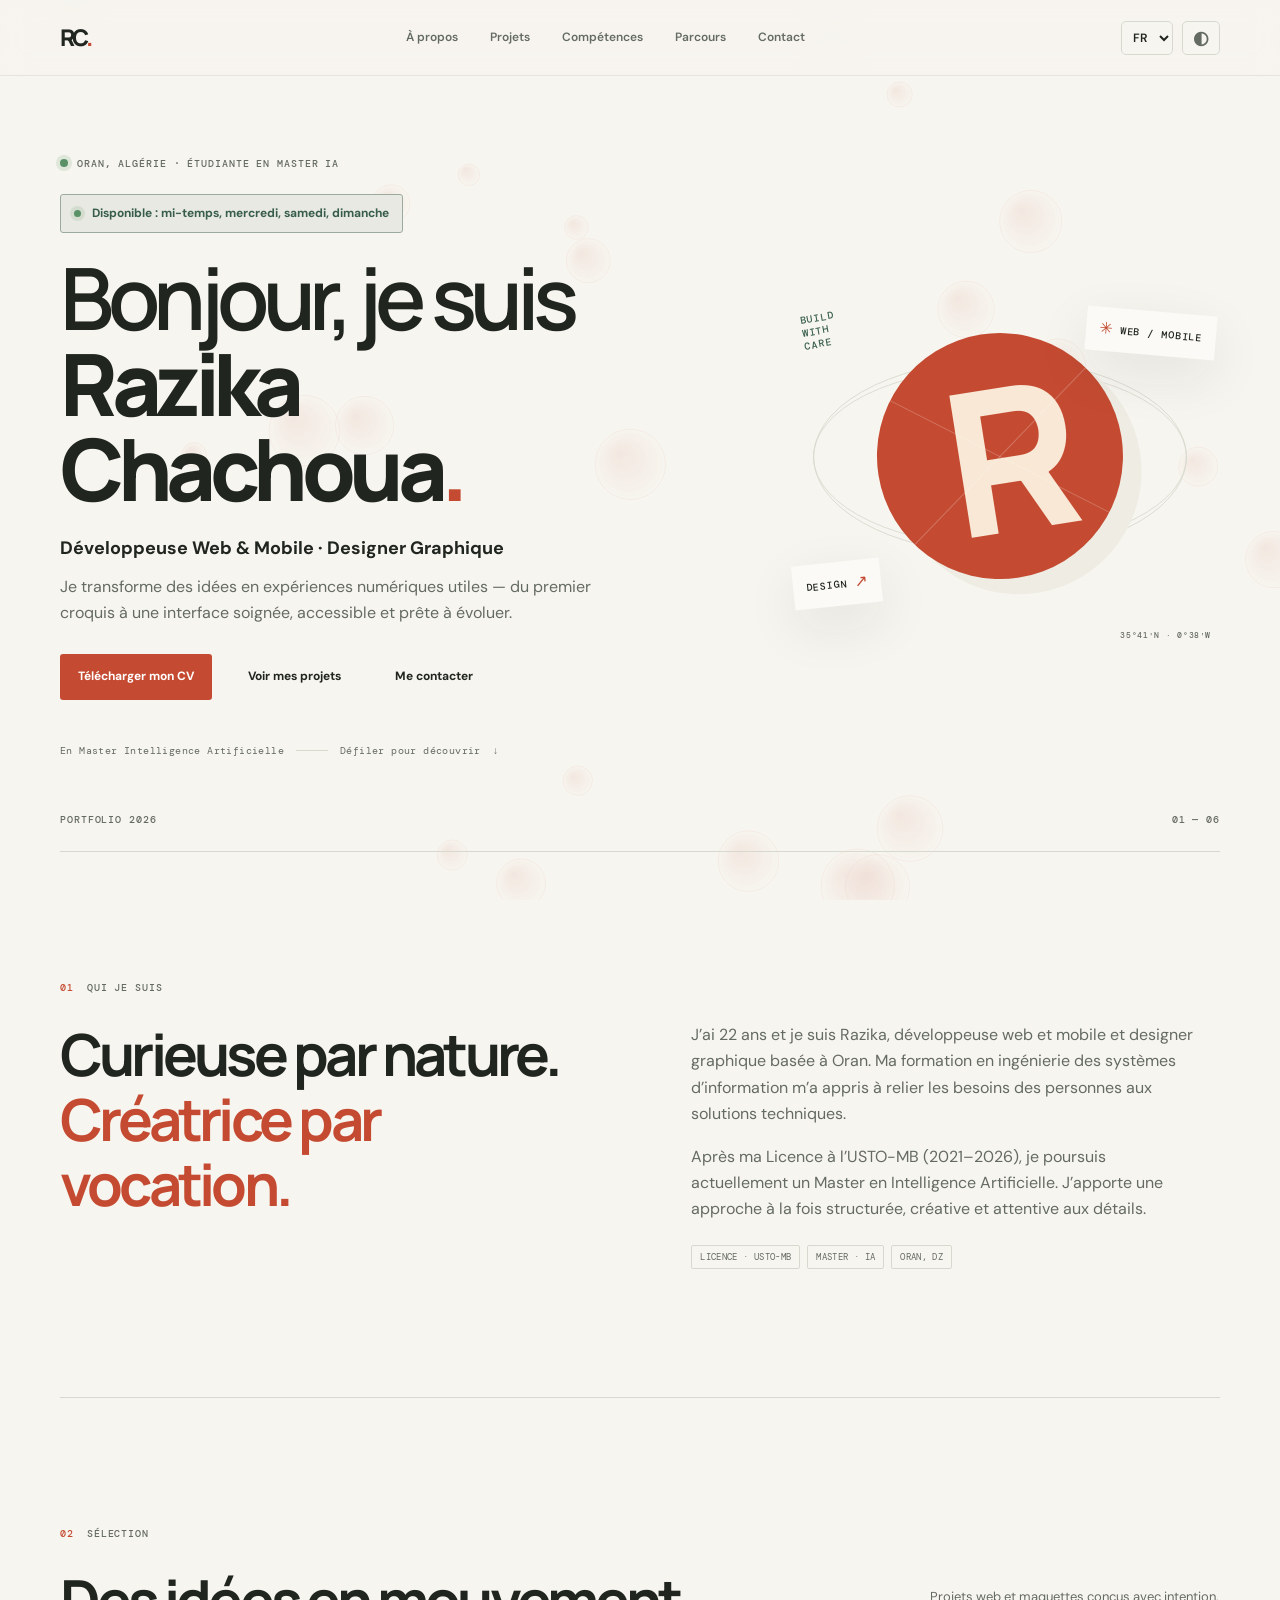
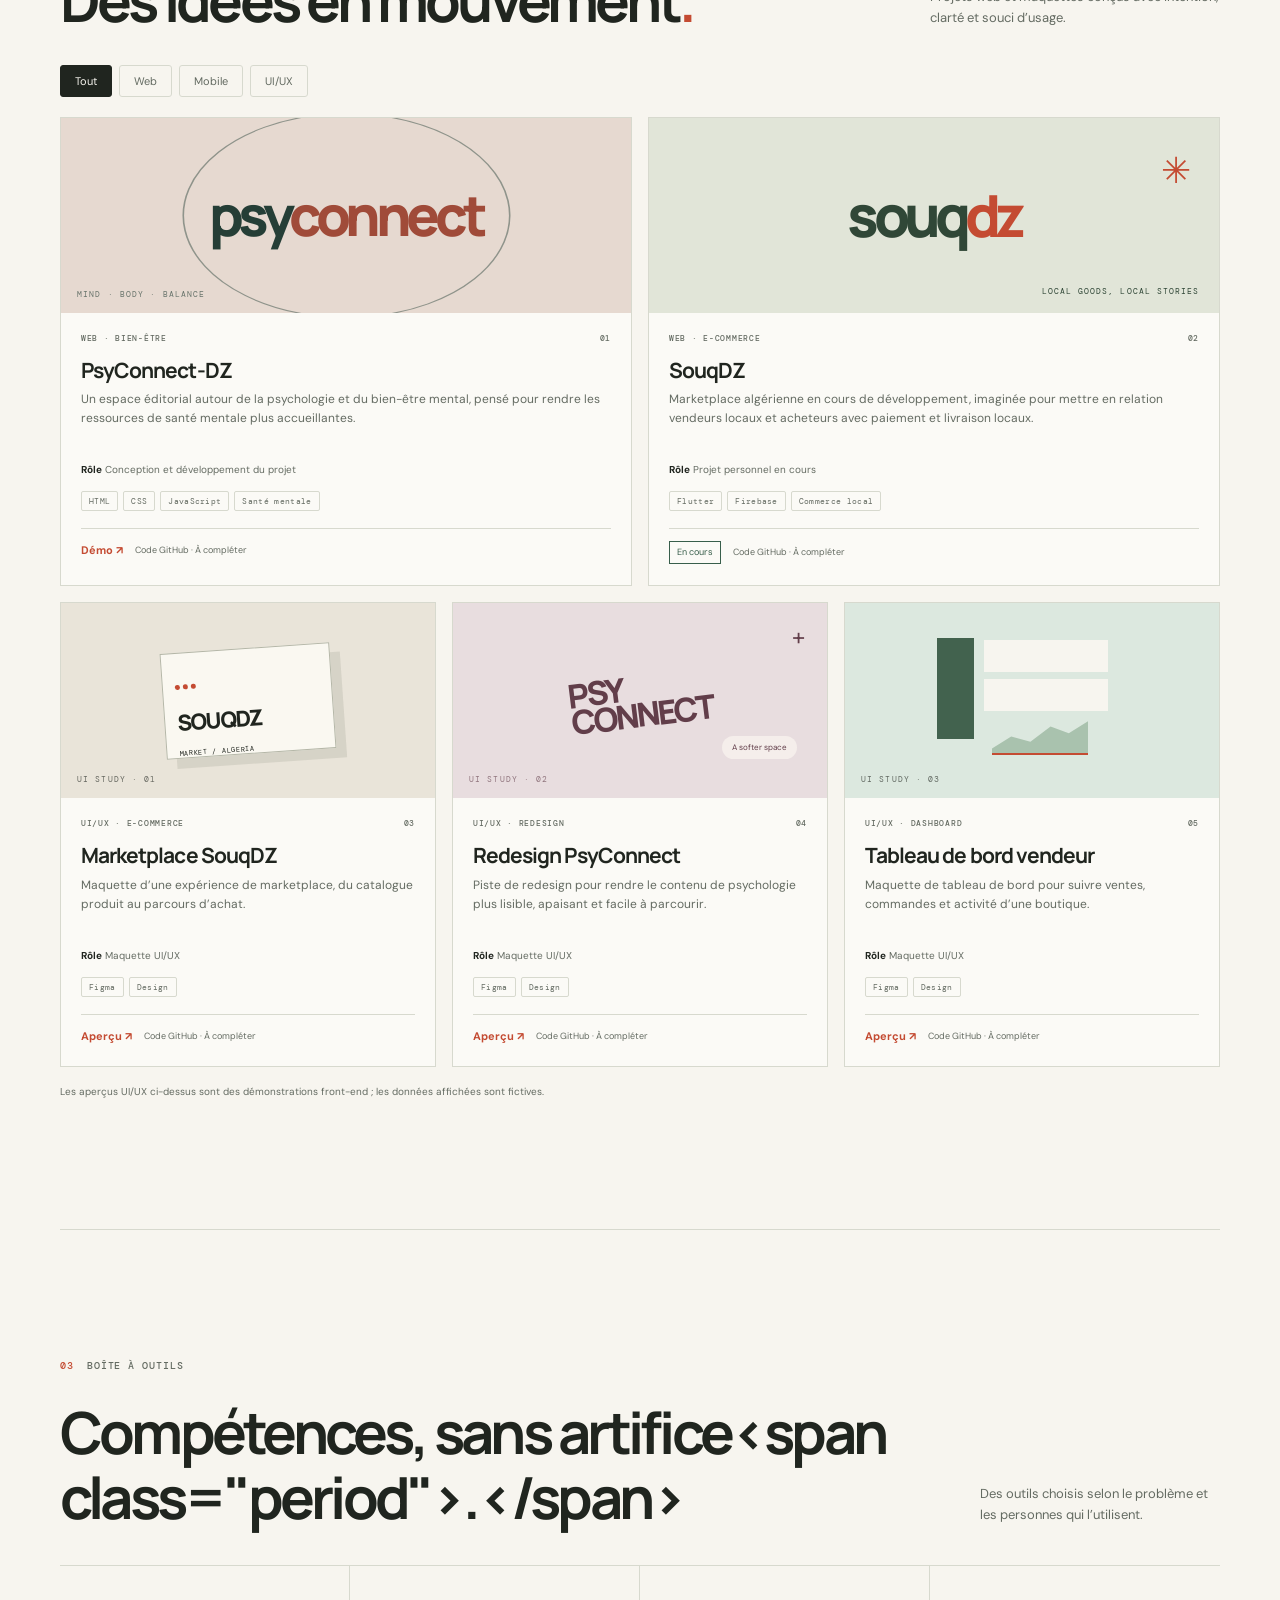
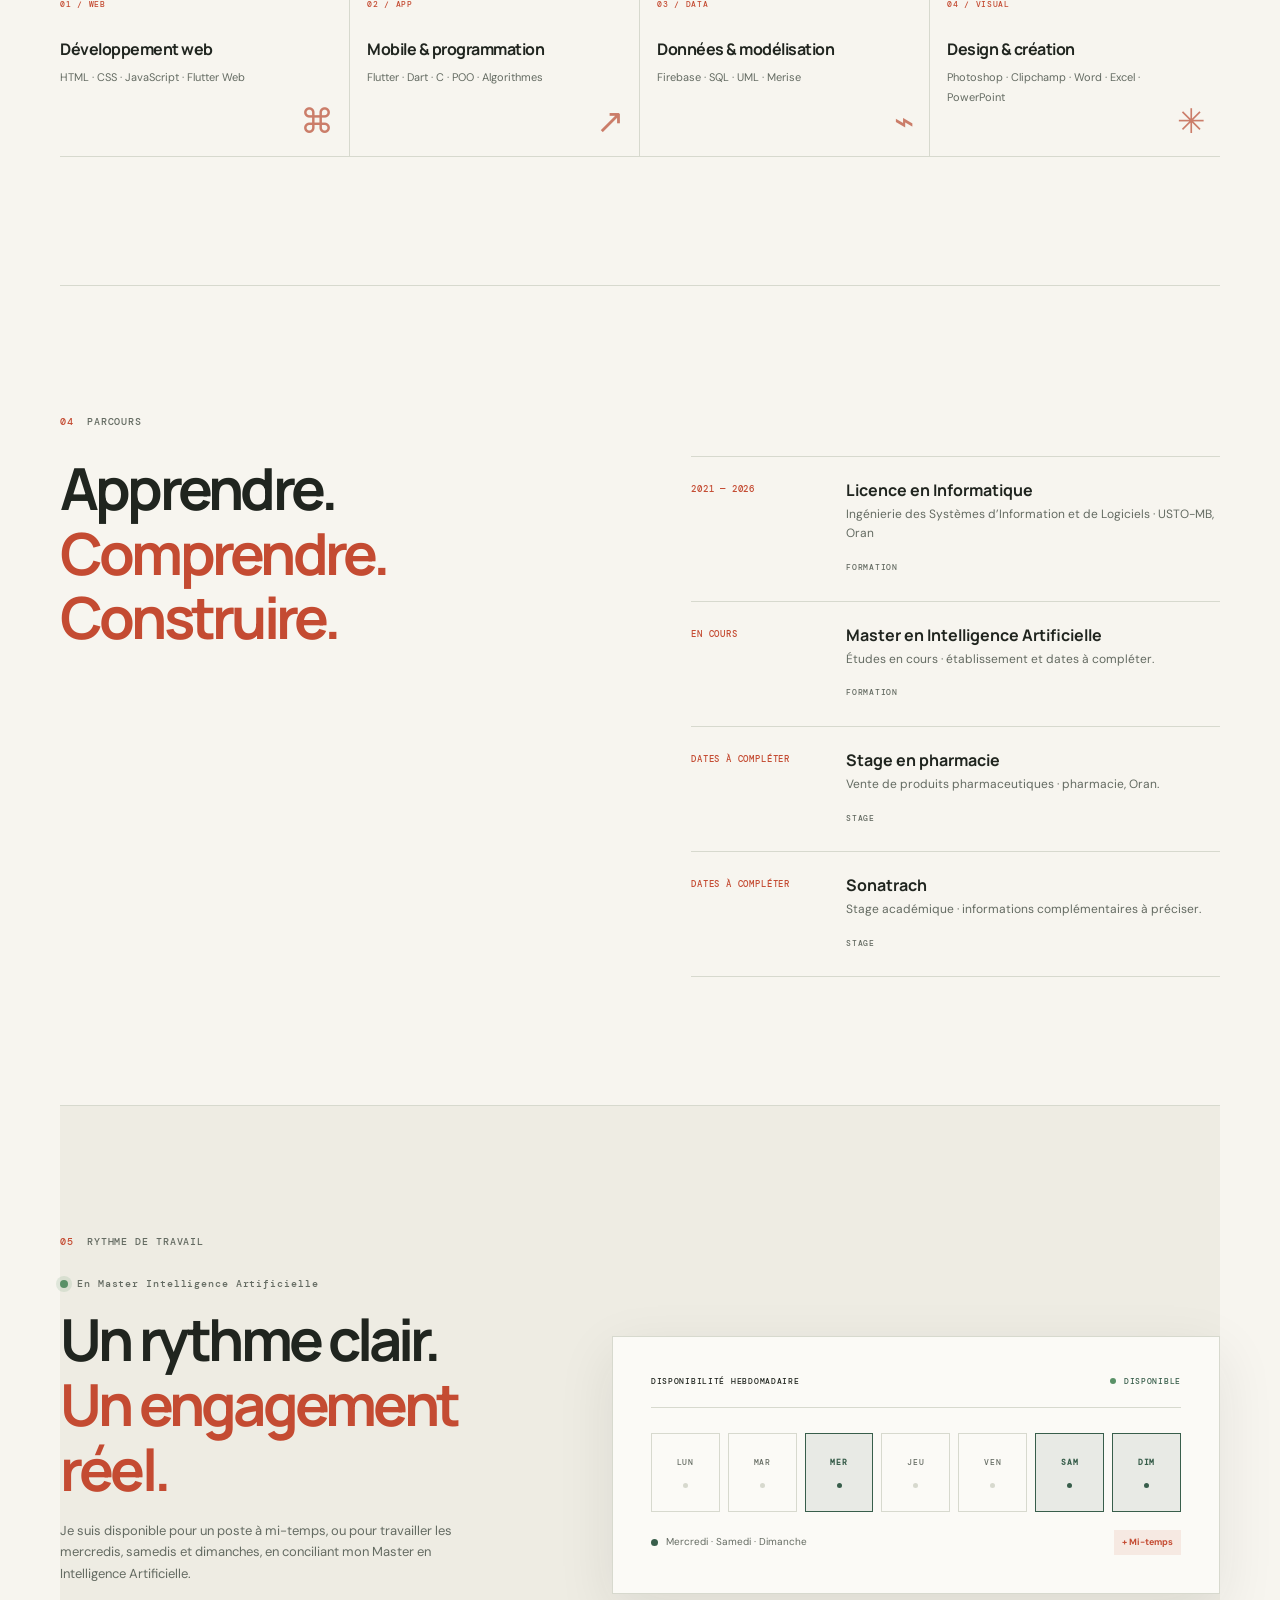
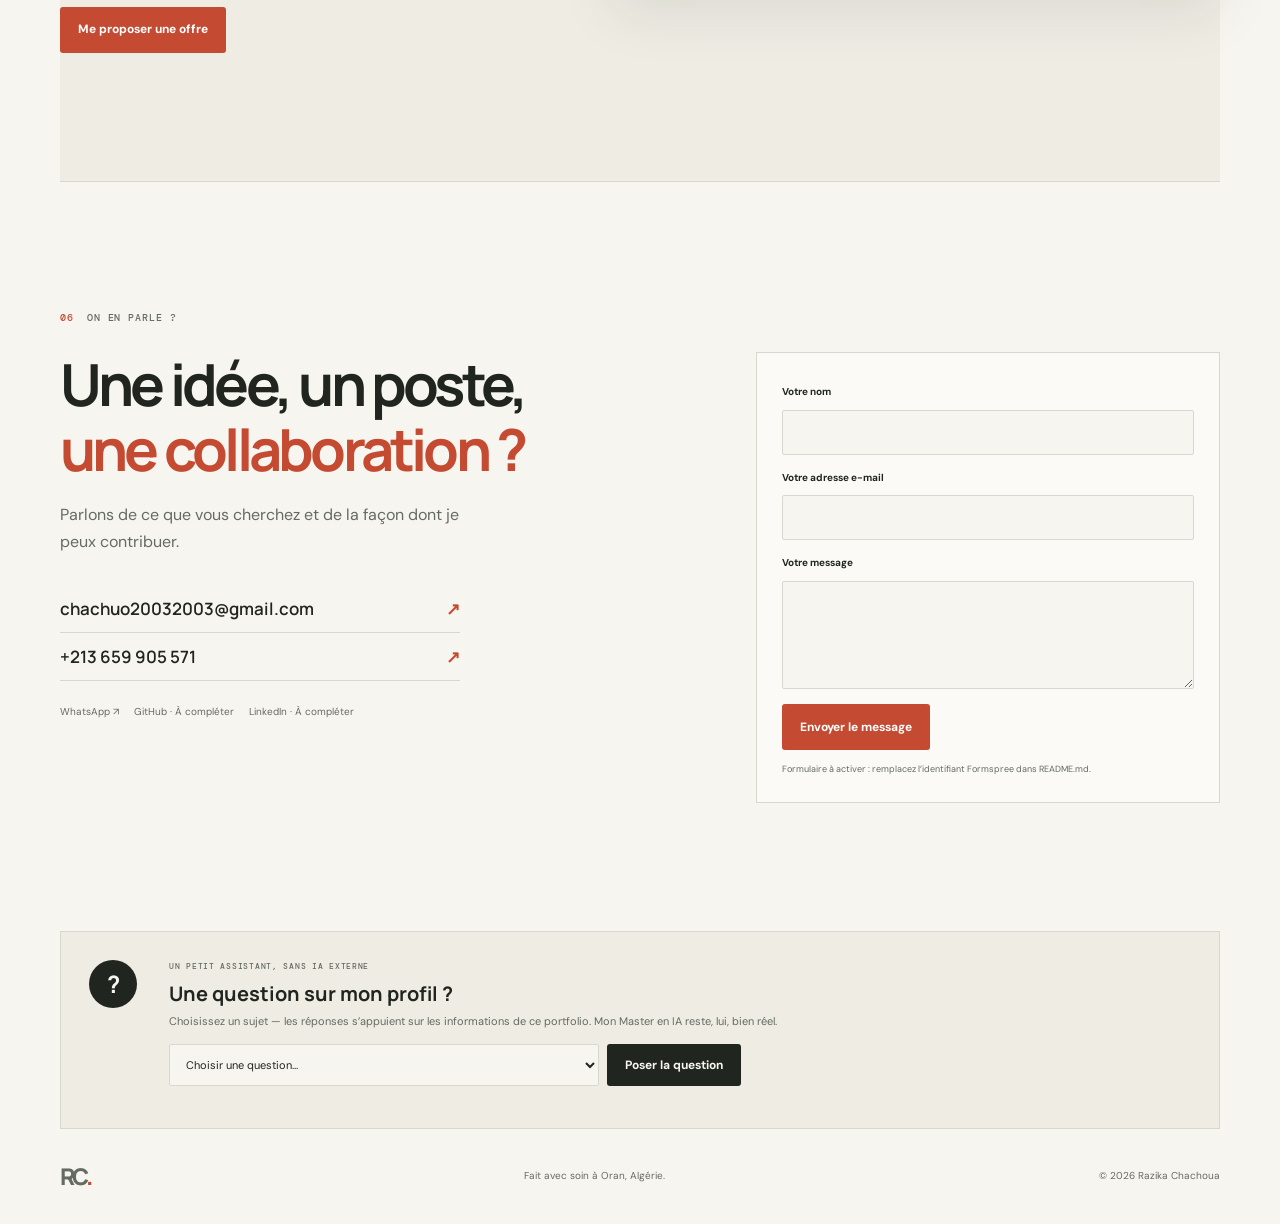
<file: index.html>
<!doctype html>
<html lang="fr" dir="ltr">
<head>
  <meta charset="utf-8">
  <meta name="viewport" content="width=device-width, initial-scale=1">
  <meta name="theme-color" content="#f7f5ef">
  <meta name="description" content="Razika Chachoua — développeuse web et mobile, designer graphique et étudiante en Master Intelligence Artificielle à Oran. Disponible à mi-temps, les mercredis, samedis et dimanches.">
  <meta name="author" content="Razika Chachoua">
  <meta property="og:type" content="website">
  <meta property="og:title" content="Razika Chachoua — Développement web & mobile, design">
  <meta property="og:description" content="Portfolio de Razika Chachoua, développeuse web et mobile et designer graphique à Oran.">
  <meta property="og:url" content="https://anayiz.github.io/portfolio/">
  <link rel="canonical" href="https://anayiz.github.io/portfolio/">
  <link rel="icon" href="assets/favicon.svg" type="image/svg+xml">
  <link rel="manifest" href="manifest.webmanifest">
  <link rel="preconnect" href="https://fonts.googleapis.com">
  <link rel="preconnect" href="https://fonts.gstatic.com" crossorigin>
  <link href="https://fonts.googleapis.com/css2?family=DM+Mono:wght@400;500&family=DM+Sans:wght@400;500;600;700&family=Manrope:wght@400;500;600;700;800&display=swap" rel="stylesheet">
  <link rel="stylesheet" href="css/styles.css">
  <title>Razika Chachoua — Développement web & mobile, design</title>
  <script type="application/ld+json">
  {
    "@context": "https://schema.org",
    "@type": "Person",
    "name": "Razika Chachoua",
    "jobTitle": "Développeuse Web & Mobile | Designer Graphique",
    "email": "mailto:chachuo20032003@gmail.com",
    "telephone": "+213659905571",
    "address": {"@type": "PostalAddress", "addressLocality": "Oran", "addressCountry": "DZ"},
    "alumniOf": {"@type": "CollegeOrUniversity", "name": "USTO-MB", "address": {"@type": "PostalAddress", "addressLocality": "Oran", "addressCountry": "DZ"}}
  }
  </script>
</head>
<body>
  <canvas class="bubble-canvas" id="bubbleCanvas" aria-hidden="true"></canvas>
  <a class="skip-link" href="#main" data-i18n="skip">Aller au contenu</a>
  <div class="reading-progress" aria-hidden="true"><span id="readingProgress"></span></div>
  <header class="site-header" id="top">
    <a class="wordmark" href="#top" aria-label="Razika Chachoua, accueil">RC<span>.</span></a>
    <button class="menu-toggle" id="menuToggle" aria-expanded="false" aria-controls="siteNav" aria-label="Ouvrir la navigation"><span></span><span></span></button>
    <nav class="site-nav" id="siteNav" aria-label="Navigation principale">
      <a href="#about" data-i18n="navAbout">À propos</a>
      <a href="#projects" data-i18n="navProjects">Projets</a>
      <a href="#skills" data-i18n="navSkills">Compétences</a>
      <a href="#journey" data-i18n="navJourney">Parcours</a>
      <a href="#contact" data-i18n="navContact">Contact</a>
    </nav>
    <div class="header-tools">
      <label class="sr-only" for="languageSelect" data-i18n="languageLabel">Langue</label>
      <select id="languageSelect" class="language-select" aria-label="Langue">
        <option value="fr">FR</option><option value="en">EN</option><option value="ar">ع</option>
      </select>
      <button class="theme-toggle" id="themeToggle" type="button" aria-label="Changer de thème" title="Changer de thème"><span aria-hidden="true">◐</span></button>
    </div>
  </header>

  <main id="main">
    <section class="hero section-wrap" aria-labelledby="heroTitle">
      <div class="hero-copy reveal">
        <p class="eyebrow"><span class="eyebrow-dot"></span><span data-i18n="heroLocation">ORAN, ALGÉRIE · ÉTUDIANTE EN MASTER IA</span></p>
        <p class="availability-pill"><span class="status-dot"></span><span data-i18n="availabilityBadge">Disponible : mi-temps, mercredi, samedi, dimanche</span></p>
        <h1 id="heroTitle"><span data-i18n="heroHello">Bonjour, je suis</span><br><span class="name-accent">Razika<br class="mobile-break"> Chachoua<span class="period">.</span></span></h1>
        <p class="hero-role" data-i18n="heroRole">Développeuse Web & Mobile <span aria-hidden="true">·</span> Designer Graphique</p>
        <p class="hero-intro" data-i18n="heroIntro">Je transforme des idées en expériences numériques utiles — du premier croquis à une interface soignée, accessible et prête à évoluer.</p>
        <div class="hero-actions">
          <a class="button button-primary" href="cv.html" target="_blank" rel="noopener" data-i18n="downloadCv">Télécharger mon CV</a>
          <a class="button button-quiet" href="#projects" data-i18n="seeProjects">Voir mes projets <span aria-hidden="true">↘</span></a>
          <a class="button button-quiet contact-action" href="#contact" data-i18n="contactMe">Me contacter</a>
        </div>
        <div class="hero-meta"><span data-i18n="masterNote">En Master Intelligence Artificielle</span><span class="meta-line"></span><span data-i18n="heroScroll">Défiler pour découvrir</span><span aria-hidden="true">↓</span></div>
      </div>
      <div class="hero-art reveal" aria-label="Composition graphique abstraite" role="img">
        <div class="art-orbit orbit-one"></div><div class="art-orbit orbit-two"></div>
        <div class="art-disc"><span>R</span></div>
        <div class="art-tag tag-top"><span class="tag-mark">✳</span> WEB / MOBILE</div>
        <div class="art-tag tag-bottom">DESIGN <span class="tag-mark">↗</span></div>
        <span class="art-coordinate">35°41′N · 0°38′W</span>
        <span class="art-stamp">BUILD<br>WITH<br>CARE</span>
      </div>
      <div class="hero-bottom"><span data-i18n="heroScrollLabel">PORTFOLIO 2026</span><span>01 — 06</span></div>
    </section>

    <section class="about-section section-wrap section-pad" id="about" aria-labelledby="aboutTitle">
      <div class="section-label reveal"><span>01</span><span data-i18n="aboutLabel">QUI JE SUIS</span></div>
      <div class="about-grid">
        <h2 class="section-title reveal" id="aboutTitle" data-i18n="aboutTitle">Curieuse par nature.<br><em>Créatrice par vocation.</em></h2>
        <div class="about-copy reveal">
          <p data-i18n="aboutText">J’ai 22 ans et je suis Razika, développeuse web et mobile et designer graphique basée à Oran. Ma formation en ingénierie des systèmes d’information m’a appris à relier les besoins des personnes aux solutions techniques.</p>
          <p data-i18n="aboutText2">Après ma Licence à l’USTO-MB (2021–2026), je poursuis actuellement un Master en Intelligence Artificielle. J’apporte une approche à la fois structurée, créative et attentive aux détails.</p>
          <div class="education-chips"><span>LICENCE · USTO-MB</span><span>MASTER · IA</span><span>ORAN, DZ</span></div>
        </div>
      </div>
    </section>

    <section class="projects-section section-wrap section-pad" id="projects" aria-labelledby="projectsTitle">
      <div class="section-heading">
        <div><div class="section-label reveal"><span>02</span><span data-i18n="projectsLabel">SÉLECTION</span></div><h2 class="section-title reveal" id="projectsTitle" data-i18n="projectsTitle">Des idées en mouvement<span class="period">.</span></h2></div>
        <p class="section-aside reveal" data-i18n="projectsAside">Projets web et maquettes conçus avec intention, clarté et souci d’usage.</p>
      </div>
      <div class="filter-row reveal" role="group" aria-label="Filtrer les projets">
        <button class="filter-button is-active" type="button" data-filter="all" aria-pressed="true" data-i18n="filterAll">Tout</button>
        <button class="filter-button" type="button" data-filter="web" aria-pressed="false" data-i18n="filterWeb">Web</button>
        <button class="filter-button" type="button" data-filter="mobile" aria-pressed="false" data-i18n="filterMobile">Mobile</button>
        <button class="filter-button" type="button" data-filter="uiux" aria-pressed="false">UI/UX</button>
      </div>
      <div class="project-grid">
        <article class="project-card project-featured reveal" data-category="mobile">
          <div class="project-preview preview-psy"><span class="preview-word">psy<span>connect</span></span><span class="preview-orbit"></span><span class="preview-caption">MIND · BODY · BALANCE</span></div>
          <div class="project-content"><div class="project-topline"><span class="project-type" data-i18n="psyType">WEB · BIEN-ÊTRE</span><span class="project-number">01</span></div>
            <h3>PsyConnect-DZ</h3><p data-i18n="psyDesc">Un espace éditorial autour de la psychologie et du bien-être mental, pensé pour rendre les ressources de santé mentale plus accueillantes.</p>
            <p class="project-role"><b data-i18n="roleLabel">Rôle</b> <span data-i18n="psyRole">Conception et développement du projet</span></p>
            <div class="tag-list"><span>HTML</span><span>CSS</span><span>JavaScript</span><span data-i18n="mentalHealth">Santé mentale</span></div>
            <div class="project-links"><a href="https://psyconnect.lovestoblog.com/public/index.html" target="_blank" rel="noopener noreferrer" class="text-link" data-i18n="demoLink">Démo ↗</a><span class="link-placeholder" data-i18n="githubTodo">Code GitHub · À compléter</span></div>
          </div>
        </article>
        <article class="project-card project-featured reveal" data-category="web">
          <div class="project-preview preview-souq"><span class="souq-sun">✳</span><span class="souq-word">souq<span>dz</span></span><span class="souq-caption">LOCAL GOODS, LOCAL STORIES</span></div>
          <div class="project-content"><div class="project-topline"><span class="project-type" data-i18n="souqType">WEB · E-COMMERCE</span><span class="project-number">02</span></div>
            <h3>SouqDZ</h3><p data-i18n="souqDesc">Marketplace algérienne en cours de développement, imaginée pour mettre en relation vendeurs locaux et acheteurs avec paiement et livraison locaux.</p>
            <p class="project-role"><b data-i18n="roleLabel">Rôle</b> <span data-i18n="souqRole">Projet personnel en cours</span></p>
            <div class="tag-list"><span>Flutter</span><span>Firebase</span><span data-i18n="localCommerce">Commerce local</span></div>
            <div class="project-links"><span class="status-label" data-i18n="inProgress">En cours</span><span class="link-placeholder" data-i18n="githubTodo">Code GitHub · À compléter</span></div>
          </div>
        </article>
        <article class="project-card reveal" data-category="uiux">
          <div class="project-preview preview-market"><span class="mock-window"><i></i><i></i><i></i><b>SOUQDZ</b><small>MARKET / ALGERIA</small></span><span class="preview-caption">UI STUDY · 01</span></div>
          <div class="project-content"><div class="project-topline"><span class="project-type">UI/UX · E-COMMERCE</span><span class="project-number">03</span></div><h3 data-i18n="marketMockTitle">Marketplace SouqDZ</h3><p data-i18n="marketMockDesc">Maquette d’une expérience de marketplace, du catalogue produit au parcours d’achat.</p><p class="project-role"><b data-i18n="roleLabel">Rôle</b> <span data-i18n="mockRole">Maquette UI/UX</span></p><div class="tag-list"><span>Figma</span><span data-i18n="design">Design</span></div><div class="project-links"><a class="text-link" href="projects/souqdz-marketplace/index.html" target="_blank" rel="noopener noreferrer" data-i18n="previewLink">Aperçu ↗</a><span class="link-placeholder" data-i18n="githubTodo">Code GitHub · À compléter</span></div></div>
        </article>
        <article class="project-card reveal" data-category="uiux">
          <div class="project-preview preview-redesign"><span class="redesign-cross">+</span><span class="redesign-title">PSY<br>CONNECT</span><span class="redesign-pill">A softer space</span><span class="preview-caption">UI STUDY · 02</span></div>
          <div class="project-content"><div class="project-topline"><span class="project-type">UI/UX · REDESIGN</span><span class="project-number">04</span></div><h3 data-i18n="psyMockTitle">Redesign PsyConnect</h3><p data-i18n="psyMockDesc">Piste de redesign pour rendre le contenu de psychologie plus lisible, apaisant et facile à parcourir.</p><p class="project-role"><b data-i18n="roleLabel">Rôle</b> <span data-i18n="mockRole">Maquette UI/UX</span></p><div class="tag-list"><span>Figma</span><span data-i18n="design">Design</span></div><div class="project-links"><a class="text-link" href="projects/psyconnect-blog/index.html" target="_blank" rel="noopener noreferrer" data-i18n="previewLink">Aperçu ↗</a><span class="link-placeholder" data-i18n="githubTodo">Code GitHub · À compléter</span></div></div>
        </article>
        <article class="project-card reveal" data-category="uiux">
          <div class="project-preview preview-dashboard"><span class="dash-aside"></span><span class="dash-card"></span><span class="dash-chart"></span><span class="preview-caption">UI STUDY · 03</span></div>
          <div class="project-content"><div class="project-topline"><span class="project-type">UI/UX · DASHBOARD</span><span class="project-number">05</span></div><h3 data-i18n="dashMockTitle">Tableau de bord vendeur</h3><p data-i18n="dashMockDesc">Maquette de tableau de bord pour suivre ventes, commandes et activité d’une boutique.</p><p class="project-role"><b data-i18n="roleLabel">Rôle</b> <span data-i18n="mockRole">Maquette UI/UX</span></p><div class="tag-list"><span>Figma</span><span data-i18n="design">Design</span></div><div class="project-links"><a class="text-link" href="projects/souqdz-seller-dashboard/index.html" target="_blank" rel="noopener noreferrer" data-i18n="previewLink">Aperçu ↗</a><span class="link-placeholder" data-i18n="githubTodo">Code GitHub · À compléter</span></div></div>
        </article>
      </div>
      <p class="demo-note" data-i18n="demoNote">Les aperçus UI/UX ci-dessus sont des démonstrations front-end ; les données affichées sont fictives.</p>
    </section>

    <section class="skills-section section-wrap section-pad" id="skills" aria-labelledby="skillsTitle">
      <div class="section-heading"><div><div class="section-label reveal"><span>03</span><span data-i18n="skillsLabel">BOÎTE À OUTILS</span></div><h2 class="section-title reveal" id="skillsTitle" data-i18n="skillsTitle">Compétences, sans artifice<span class="period">.</span></h2></div><p class="section-aside reveal" data-i18n="skillsAside">Des outils choisis selon le problème et les personnes qui l’utilisent.</p></div>
      <div class="skill-grid">
        <article class="skill-group reveal"><span class="skill-index">01 / WEB</span><h3 data-i18n="skillWeb">Développement web</h3><p>HTML · CSS · JavaScript · Flutter Web</p><span class="skill-icon" aria-hidden="true">⌘</span></article>
        <article class="skill-group reveal"><span class="skill-index">02 / APP</span><h3 data-i18n="skillMobile">Mobile & programmation</h3><p>Flutter · Dart · C · POO · Algorithmes</p><span class="skill-icon" aria-hidden="true">↗</span></article>
        <article class="skill-group reveal"><span class="skill-index">03 / DATA</span><h3 data-i18n="skillData">Données & modélisation</h3><p>Firebase · SQL · UML · Merise</p><span class="skill-icon" aria-hidden="true">⌁</span></article>
        <article class="skill-group reveal"><span class="skill-index">04 / VISUAL</span><h3 data-i18n="skillDesign">Design & création</h3><p>Photoshop · Clipchamp · Word · Excel · PowerPoint</p><span class="skill-icon" aria-hidden="true">✳</span></article>
      </div>
    </section>

    <section class="journey-section section-wrap section-pad" id="journey" aria-labelledby="journeyTitle">
      <div class="section-label reveal"><span>04</span><span data-i18n="journeyLabel">PARCOURS</span></div>
      <div class="journey-grid"><h2 class="section-title reveal" id="journeyTitle" data-i18n="journeyTitle">Apprendre.<br><em>Comprendre. Construire.</em></h2>
        <div class="timeline">
          <article class="timeline-item reveal"><span class="timeline-date">2021 — 2026</span><div><h3 data-i18n="degreeTitle">Licence en Informatique</h3><p data-i18n="degreeDesc">Ingénierie des Systèmes d’Information et de Logiciels · USTO-MB, Oran</p><span class="timeline-kind" data-i18n="education">FORMATION</span></div></article>
          <article class="timeline-item reveal"><span class="timeline-date" data-i18n="current">EN COURS</span><div><h3 data-i18n="masterTitle">Master en Intelligence Artificielle</h3><p data-i18n="masterDesc">Études en cours · établissement et dates à compléter.</p><span class="timeline-kind" data-i18n="education">FORMATION</span></div></article>
          <article class="timeline-item reveal"><span class="timeline-date" data-i18n="dateTodo">DATES À COMPLÉTER</span><div><h3 data-i18n="pharmacyTitle">Stage en pharmacie</h3><p data-i18n="pharmacyDesc">Vente de produits pharmaceutiques · pharmacie, Oran.</p><span class="timeline-kind" data-i18n="internship">STAGE</span></div></article>
          <article class="timeline-item reveal"><span class="timeline-date" data-i18n="dateTodo">DATES À COMPLÉTER</span><div><h3>Sonatrach</h3><p data-i18n="sonatrachDesc">Stage académique · informations complémentaires à préciser.</p><span class="timeline-kind" data-i18n="internship">STAGE</span></div></article>
        </div>
      </div>
    </section>

    <section class="availability-section section-wrap section-pad" id="availability" aria-labelledby="availabilityTitle">
      <div class="section-label reveal"><span>05</span><span data-i18n="availabilityLabel">RYTHME DE TRAVAIL</span></div>
      <div class="availability-grid"><div class="availability-copy reveal"><p class="eyebrow"><span class="eyebrow-dot"></span><span data-i18n="masterNote">En Master Intelligence Artificielle</span></p><h2 class="section-title" id="availabilityTitle" data-i18n="availabilityTitle">Un rythme clair.<br><em>Un engagement réel.</em></h2><p data-i18n="availabilityText">Je suis disponible pour un poste à mi-temps, ou pour travailler les mercredis, samedis et dimanches, en conciliant mon Master en Intelligence Artificielle.</p><a class="button button-primary" href="#contact" data-i18n="offerButton">Me proposer une offre <span aria-hidden="true">↗</span></a></div>
        <div class="week-card reveal"><div class="week-card-head"><span data-i18n="weeklyAvailability">DISPONIBILITÉ HEBDOMADAIRE</span><span class="week-status"><i></i><span data-i18n="available">DISPONIBLE</span></span></div>
          <div class="week-grid" role="list" aria-label="Jours disponibles"><div class="week-day" role="listitem"><span data-i18n="monday">LUN</span><i></i></div><div class="week-day" role="listitem"><span data-i18n="tuesday">MAR</span><i></i></div><div class="week-day is-available" role="listitem"><span data-i18n="wednesday">MER</span><i></i></div><div class="week-day" role="listitem"><span data-i18n="thursday">JEU</span><i></i></div><div class="week-day" role="listitem"><span data-i18n="friday">VEN</span><i></i></div><div class="week-day is-available" role="listitem"><span data-i18n="saturday">SAM</span><i></i></div><div class="week-day is-available" role="listitem"><span data-i18n="sunday">DIM</span><i></i></div></div>
          <div class="week-foot"><span class="legend-dot"></span><span data-i18n="highlightDays">Mercredi · Samedi · Dimanche</span><span class="part-time" data-i18n="partTime">+ Mi-temps</span></div>
        </div>
      </div>
    </section>

    <section class="contact-section section-wrap section-pad" id="contact" aria-labelledby="contactTitle">
      <div class="section-label reveal"><span>06</span><span data-i18n="contactLabel">ON EN PARLE ?</span></div>
      <div class="contact-grid"><div class="contact-copy reveal"><h2 class="section-title" id="contactTitle" data-i18n="contactTitle">Une idée, un poste,<br><em>une collaboration ?</em></h2><p data-i18n="contactIntro">Parlons de ce que vous cherchez et de la façon dont je peux contribuer.</p>
        <a class="contact-email" href="mailto:chachuo20032003@gmail.com">chachuo20032003@gmail.com <span>↗</span></a>
        <a class="contact-phone" href="tel:+213659905571">+213 659 905 571 <span>↗</span></a>
        <div class="social-links"><a href="https://wa.me/213659905571" target="_blank" rel="noopener noreferrer">WhatsApp ↗</a><a href="#contact" class="placeholder-link">GitHub · <span data-i18n="todo">À compléter</span></a><a href="#contact" class="placeholder-link">LinkedIn · <span data-i18n="todo">À compléter</span></a></div>
      </div>
      <form class="contact-form reveal" id="contactForm" action="https://formspree.io/f/REMPLACER_ID" method="POST">
        <label for="name" data-i18n="formName">Votre nom</label><input id="name" name="name" autocomplete="name" required>
        <label for="email" data-i18n="formEmail">Votre adresse e-mail</label><input id="email" name="email" type="email" autocomplete="email" required>
        <label for="message" data-i18n="formMessage">Votre message</label><textarea id="message" name="message" rows="4" required></textarea>
        <button class="button button-primary" type="submit" data-i18n="sendMessage">Envoyer le message <span aria-hidden="true">↗</span></button>
        <p class="form-note" id="formNote" role="status" aria-live="polite" data-i18n="formSetup">Formulaire à activer : remplacez l’identifiant Formspree dans README.md.</p>
      </form></div>
    </section>

    <section class="profile-assistant section-wrap" aria-labelledby="assistantTitle">
      <div class="assistant-mark" aria-hidden="true">?</div><div class="assistant-copy"><p class="eyebrow" data-i18n="assistantEyebrow">UN PETIT ASSISTANT, SANS IA EXTERNE</p><h2 id="assistantTitle" data-i18n="assistantTitle">Une question sur mon profil ?</h2><p data-i18n="assistantDesc">Choisissez un sujet — les réponses s’appuient sur les informations de ce portfolio. Mon Master en IA reste, lui, bien réel.</p><div class="assistant-controls"><label class="sr-only" for="profileQuestion" data-i18n="assistantLabel">Choisir une question</label><select id="profileQuestion"><option value="" data-i18n="assistantChoose">Choisir une question…</option><option value="availability" data-i18n="qAvailability">Quels sont ses jours disponibles ?</option><option value="studies" data-i18n="qStudies">Quel est son parcours d’études ?</option><option value="skills" data-i18n="qSkills">Quelles sont ses compétences ?</option><option value="projects" data-i18n="qProjects">Quels projets a-t-elle réalisés ?</option><option value="languages" data-i18n="qLanguages">Quelles langues parle-t-elle ?</option></select><button type="button" id="askQuestion" class="button button-dark" data-i18n="askButton">Poser la question</button></div><p class="assistant-answer" id="assistantAnswer" aria-live="polite"></p></div>
    </section>
  </main>
  <footer class="site-footer section-wrap"><a class="wordmark" href="#top">RC<span>.</span></a><p data-i18n="footerText">Fait avec soin à Oran, Algérie.</p><span>© <span id="year"></span> Razika Chachoua</span></footer>
  <a href="#top" class="back-to-top" id="backToTop" aria-label="Retour en haut" data-i18n-aria="backTop">↑</a>
  <script src="js/app.js" defer></script>
</body>
</html>
</file>
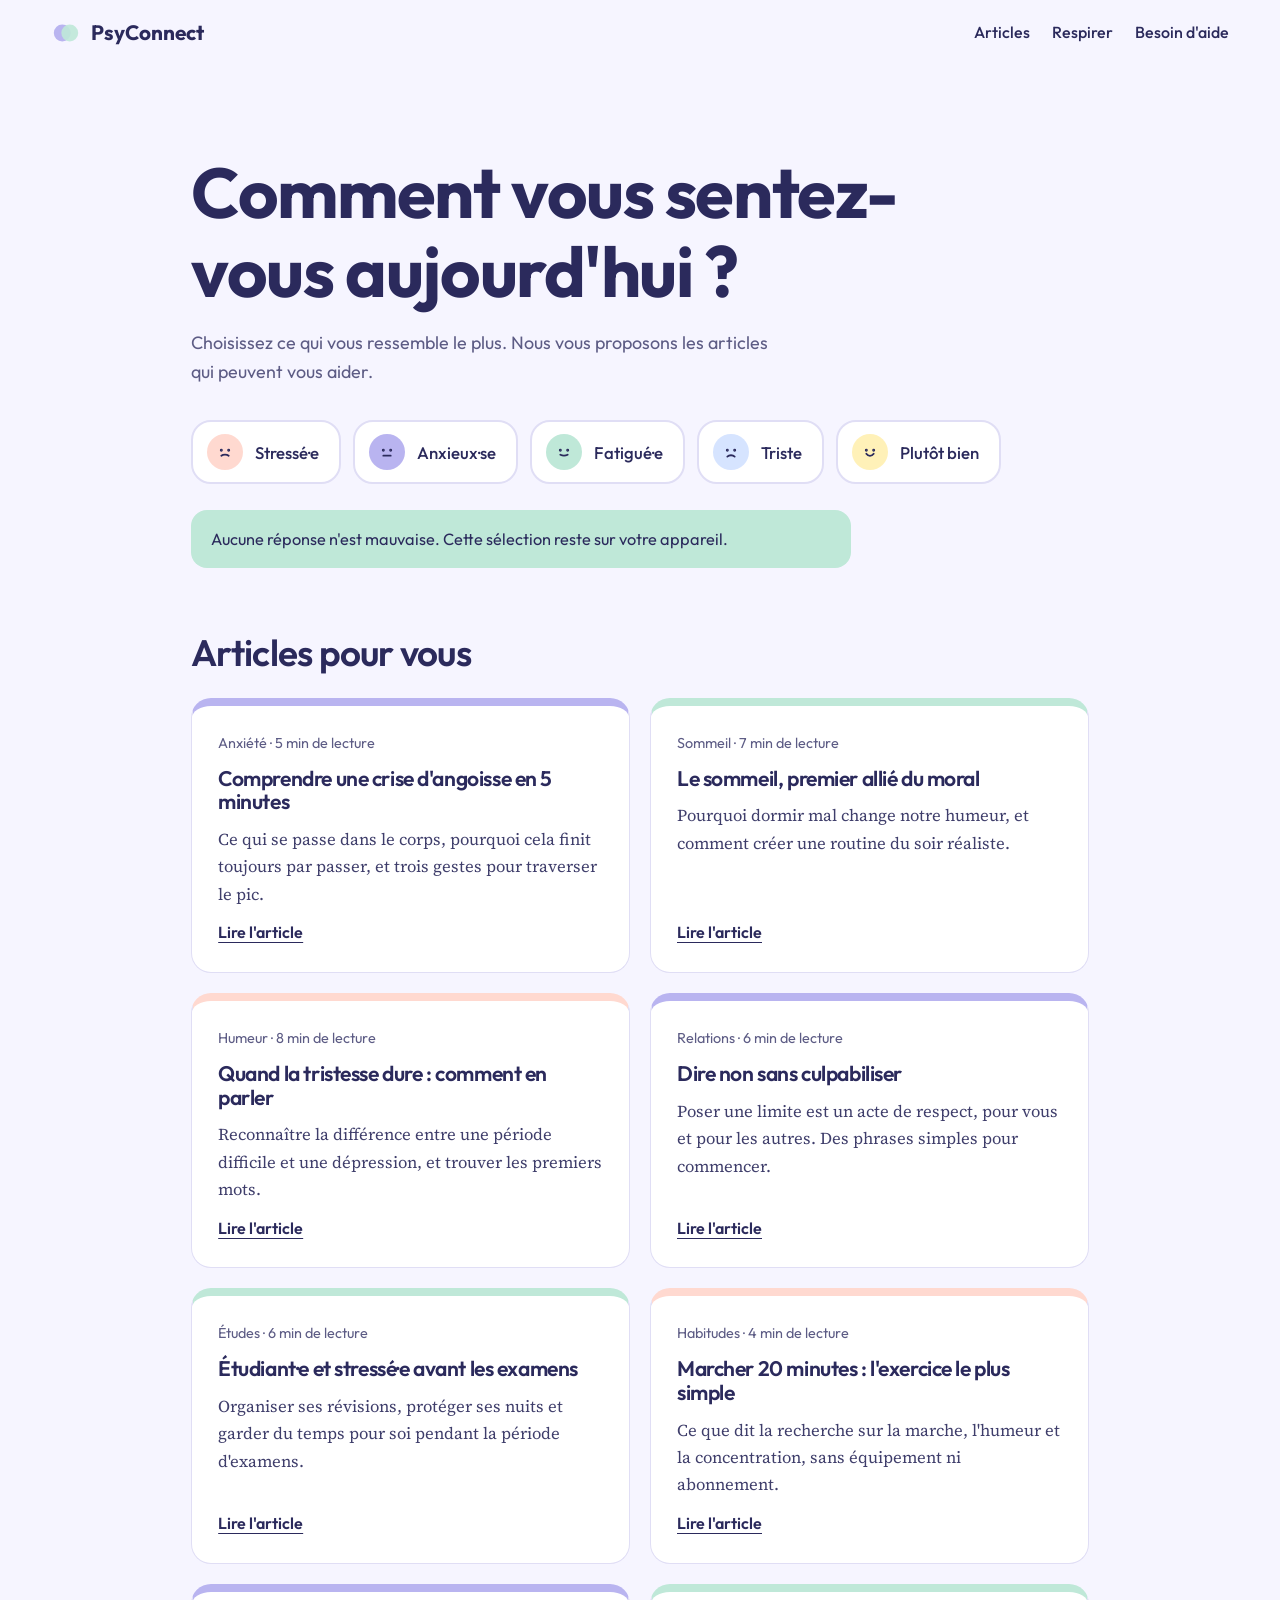
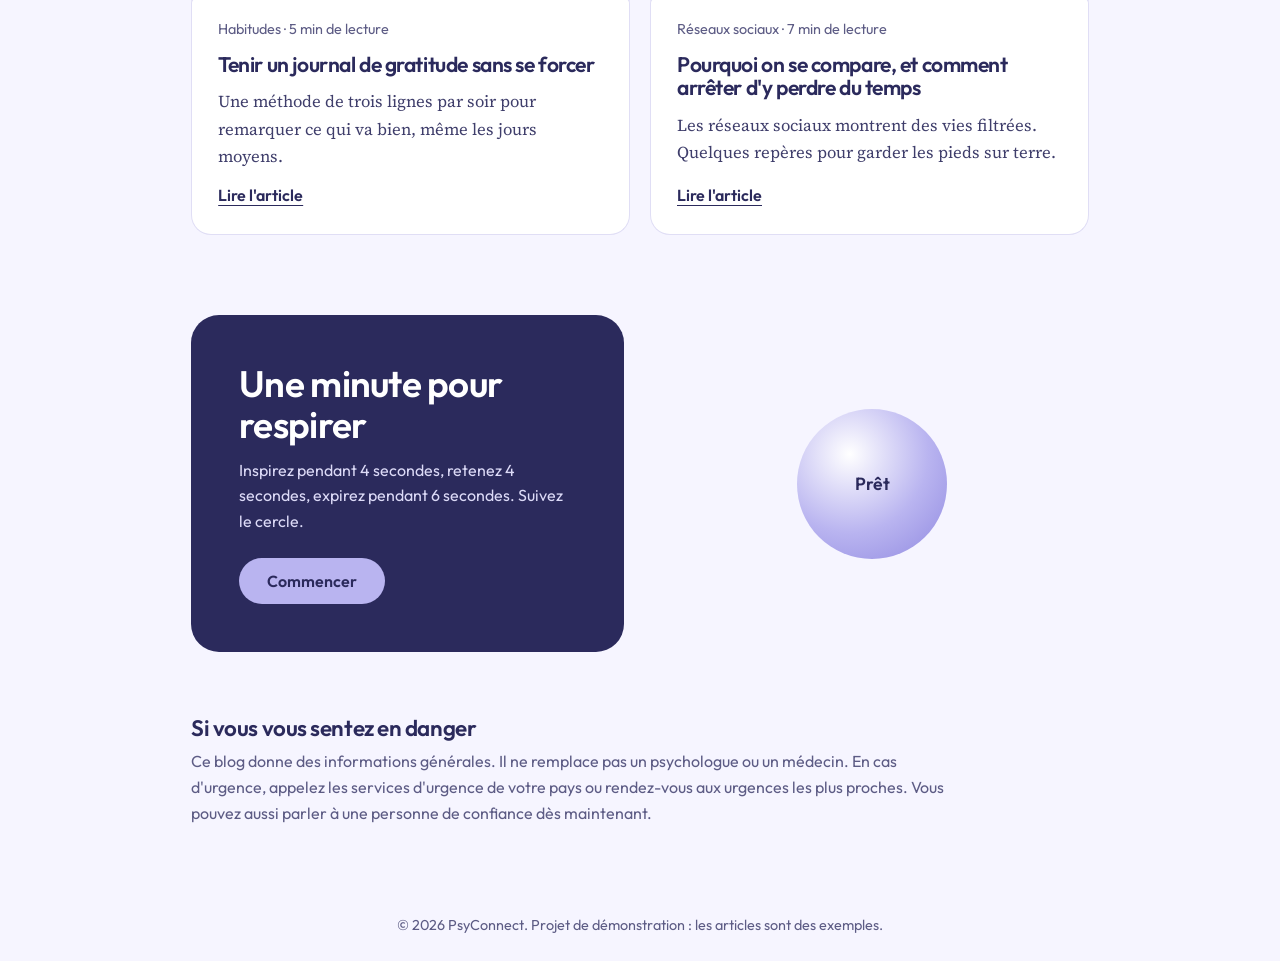
<file: projects/psyconnect-blog/index.html>
<!doctype html>
<html lang="fr">
<head>
  <meta charset="utf-8">
  <meta name="viewport" content="width=device-width, initial-scale=1">
  <title>PsyConnect — Psychologie et bien-être mental</title>
  <meta name="description" content="Blog de psychologie et de bien-être mental : articles simples, conseils pratiques et exercices à faire chez soi.">
  <link rel="preconnect" href="https://fonts.googleapis.com">
  <link rel="preconnect" href="https://fonts.gstatic.com" crossorigin>
  <link href="https://fonts.googleapis.com/css2?family=Outfit:wght@400;500;600;700&family=Source+Serif+4:opsz,wght@8..60,400;8..60,600&display=swap" rel="stylesheet">
  <link rel="stylesheet" href="style.css">
</head>
<body>
  <header class="top">
    <a class="brand" href="#" aria-label="PsyConnect, accueil">
      <svg viewBox="0 0 32 32" width="30" height="30" aria-hidden="true">
        <circle cx="12" cy="16" r="9" fill="var(--lilac)"/>
        <circle cx="20" cy="16" r="9" fill="var(--mint)" fill-opacity=".9"/>
      </svg>
      <span>PsyConnect</span>
    </a>
    <nav aria-label="Navigation principale">
      <a href="#articles">Articles</a>
      <a href="#respirer">Respirer</a>
      <a href="#aide">Besoin d'aide</a>
    </nav>
  </header>

  <main>
    <section class="checkin" aria-labelledby="ciTitle">
      <h1 id="ciTitle">Comment vous sentez-vous aujourd'hui&nbsp;?</h1>
      <p class="lead">Choisissez ce qui vous ressemble le plus. Nous vous proposons les articles qui peuvent vous aider.</p>
      <div class="moods" id="moods" role="group" aria-label="Votre humeur"></div>
      <p class="mood-msg" id="moodMsg" aria-live="polite">Aucune réponse n'est mauvaise. Cette sélection reste sur votre appareil.</p>
    </section>

    <section class="articles" id="articles" aria-labelledby="artTitle">
      <div class="head">
        <h2 id="artTitle">Articles pour vous</h2>
        <button class="reset" id="reset" hidden>Voir tous les articles</button>
      </div>
      <ul class="list" id="list"></ul>
    </section>

    <section class="breathe" id="respirer" aria-labelledby="brTitle">
      <div class="breathe-copy">
        <h2 id="brTitle">Une minute pour respirer</h2>
        <p>Inspirez pendant 4 secondes, retenez 4 secondes, expirez pendant 6 secondes. Suivez le cercle.</p>
        <button class="btn" id="breatheBtn">Commencer</button>
      </div>
      <div class="orb-wrap" aria-hidden="true">
        <div class="orb" id="orb"><span id="orbText">Prêt</span></div>
      </div>
      <p class="sr" id="breatheLive" aria-live="polite"></p>
    </section>

    <section class="help" id="aide" aria-labelledby="hTitle">
      <h2 id="hTitle">Si vous vous sentez en danger</h2>
      <p>Ce blog donne des informations générales. Il ne remplace pas un psychologue ou un médecin. En cas d'urgence, appelez les services d'urgence de votre pays ou rendez-vous aux urgences les plus proches. Vous pouvez aussi parler à une personne de confiance dès maintenant.</p>
    </section>
  </main>

  <footer class="foot">
    <p>© 2026 PsyConnect. Projet de démonstration : les articles sont des exemples.</p>
  </footer>

  <script src="script.js"></script>
</body>
</html>
</file>
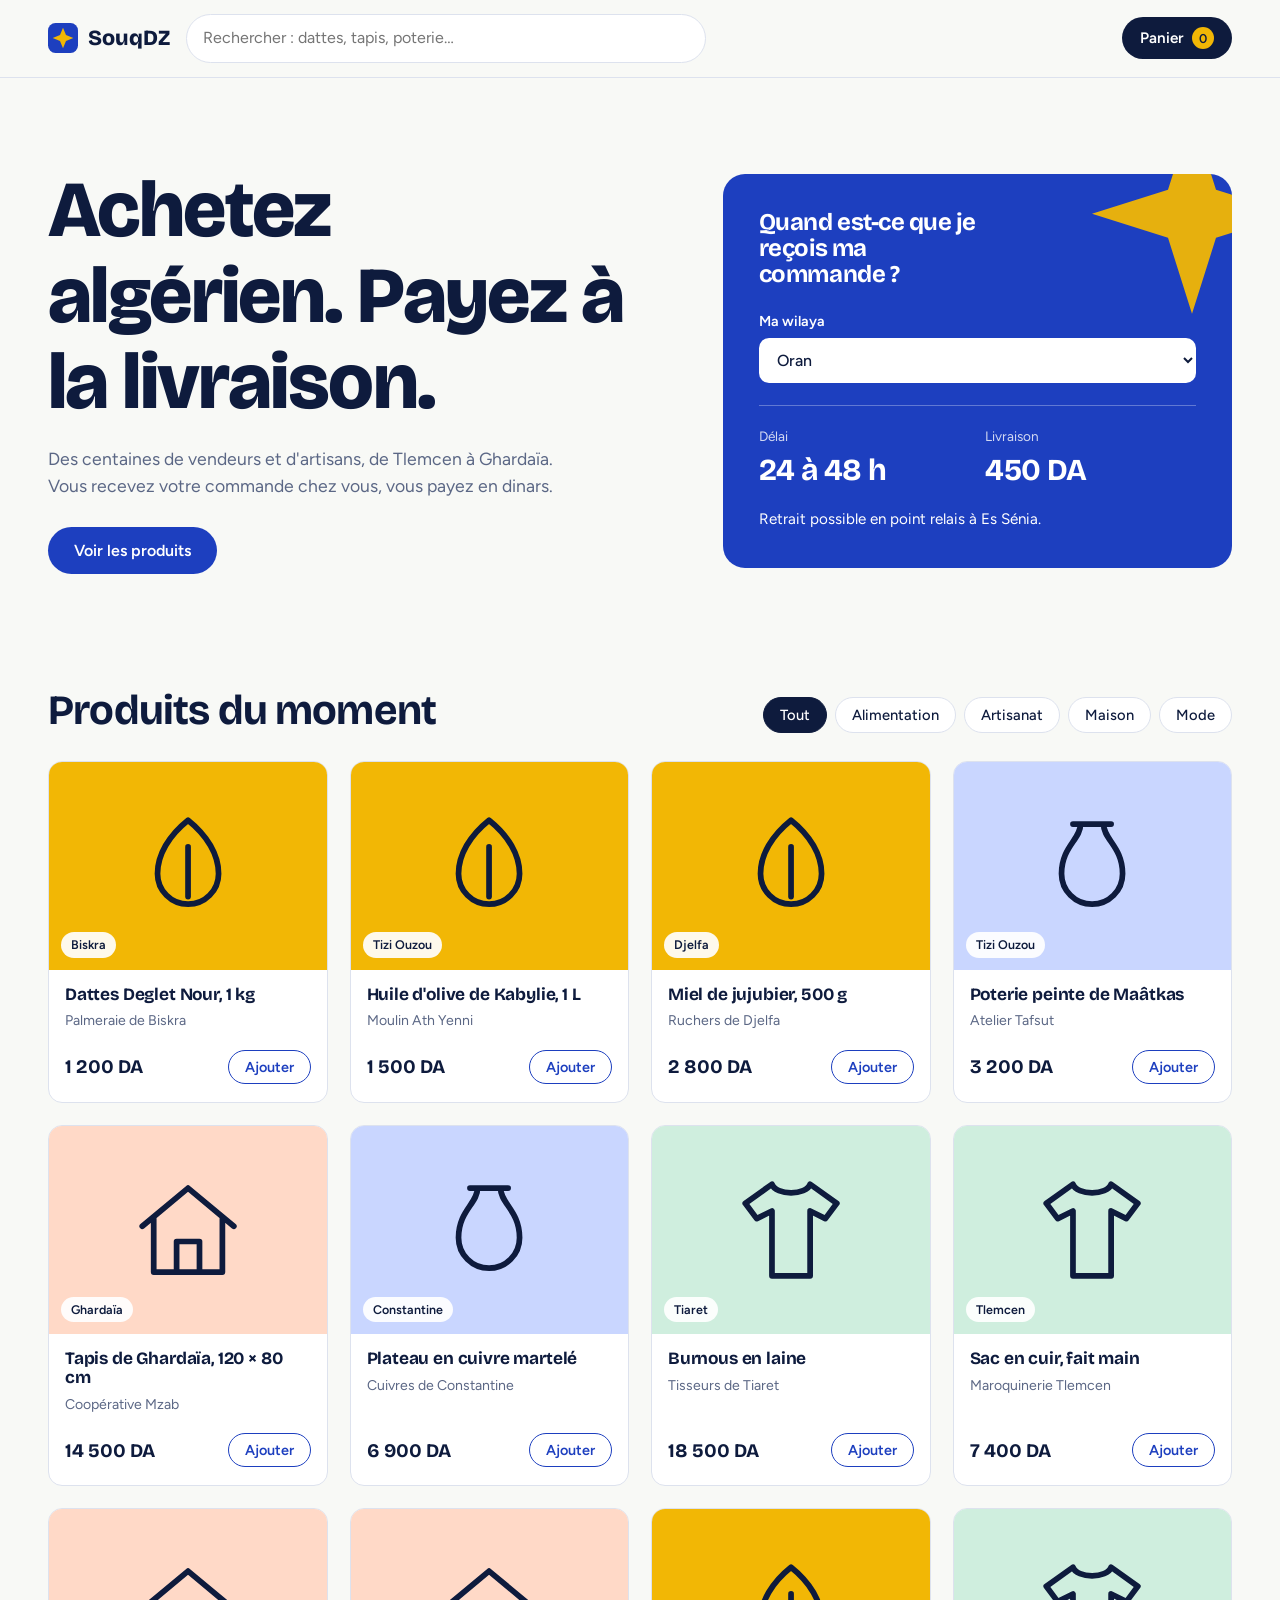
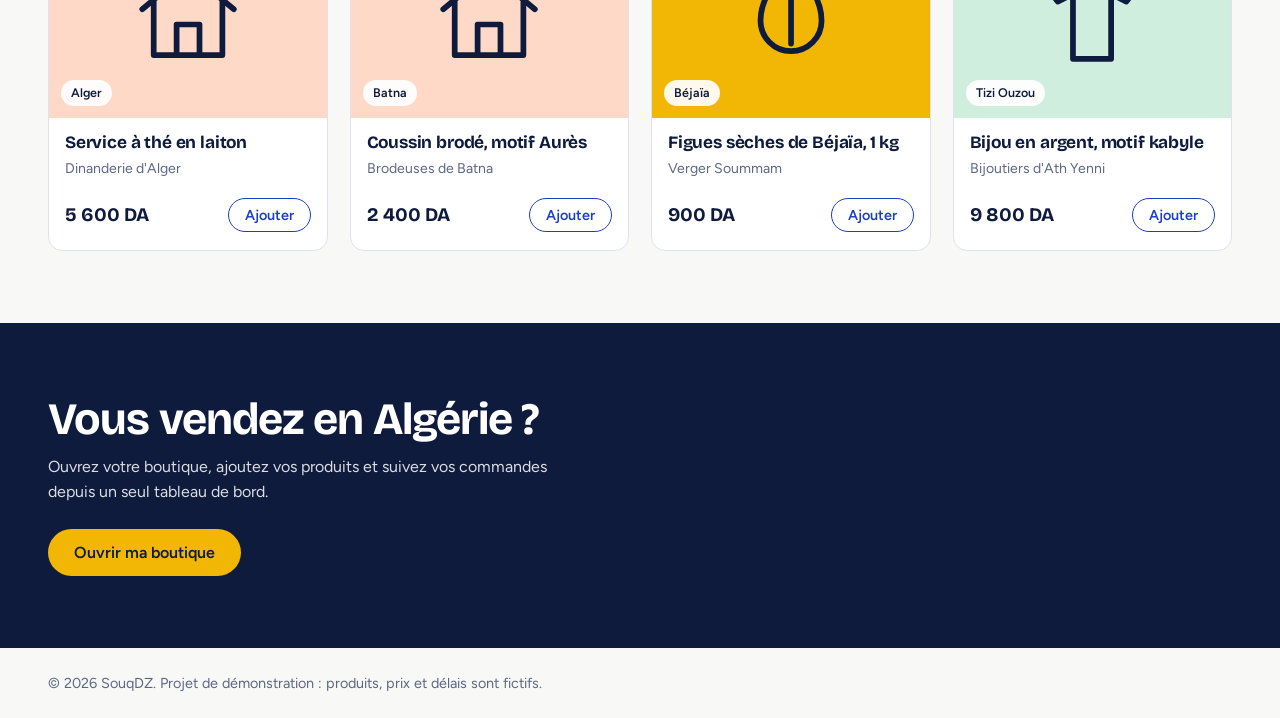
<file: projects/souqdz-marketplace/index.html>
<!doctype html>
<html lang="fr">
<head>
  <meta charset="utf-8">
  <meta name="viewport" content="width=device-width, initial-scale=1">
  <title>SouqDZ — Le marché 100 % algérien</title>
  <meta name="description" content="Marketplace algérienne : produits d'artisans et de vendeurs locaux, paiement et livraison en Algérie.">
  <link rel="preconnect" href="https://fonts.googleapis.com">
  <link rel="preconnect" href="https://fonts.gstatic.com" crossorigin>
  <link href="https://fonts.googleapis.com/css2?family=Bricolage+Grotesque:opsz,wght@12..96,500;12..96,700;12..96,800&family=Figtree:wght@400;500;600&display=swap" rel="stylesheet">
  <link rel="stylesheet" href="style.css">
</head>
<body>
  <header class="top">
    <a class="brand" href="#" aria-label="SouqDZ, accueil">
      <svg viewBox="0 0 32 32" width="30" height="30" aria-hidden="true">
        <rect width="32" height="32" rx="8" fill="var(--cobalt)"/>
        <path d="M16 5l3.2 7.8L27 16l-7.8 3.2L16 27l-3.2-7.8L5 16l7.8-3.2z" fill="var(--saffron)"/>
      </svg>
      <span>SouqDZ</span>
    </a>
    <form class="search" role="search" id="searchForm">
      <label class="sr" for="q">Rechercher un produit</label>
      <input id="q" type="search" placeholder="Rechercher : dattes, tapis, poterie…" autocomplete="off">
    </form>
    <button class="cart-btn" id="cartBtn" aria-controls="drawer" aria-expanded="false">
      Panier <span class="count" id="cartCount">0</span>
    </button>
  </header>

  <main>
    <section class="hero">
      <div class="hero-copy">
        <h1>Achetez algérien. Payez à la livraison.</h1>
        <p>Des centaines de vendeurs et d'artisans, de Tlemcen à Ghardaïa. Vous recevez votre commande chez vous, vous payez en dinars.</p>
        <a class="btn" href="#produits">Voir les produits</a>
      </div>

      <aside class="estimator" aria-labelledby="estTitle">
        <h2 id="estTitle">Quand est-ce que je reçois ma commande&nbsp;?</h2>
        <label for="wilaya">Ma wilaya</label>
        <select id="wilaya"></select>
        <div class="est-result" aria-live="polite">
          <div>
            <span class="est-label">Délai</span>
            <strong id="estDays">—</strong>
          </div>
          <div>
            <span class="est-label">Livraison</span>
            <strong id="estFee">—</strong>
          </div>
        </div>
        <p class="est-note" id="estNote"></p>
      </aside>
    </section>

    <section class="catalog" id="produits" aria-labelledby="catTitle">
      <div class="catalog-head">
        <h2 id="catTitle">Produits du moment</h2>
        <div class="chips" id="chips" role="group" aria-label="Filtrer par catégorie"></div>
      </div>
      <p class="empty" id="empty" hidden>Aucun produit ne correspond. Essayez un autre mot ou une autre catégorie.</p>
      <ul class="grid" id="grid"></ul>
    </section>

    <section class="sell">
      <h2>Vous vendez en Algérie&nbsp;?</h2>
      <p>Ouvrez votre boutique, ajoutez vos produits et suivez vos commandes depuis un seul tableau de bord.</p>
      <a class="btn btn-light" href="../souqdz-seller-dashboard/index.html">Ouvrir ma boutique</a>
    </section>
  </main>

  <footer class="foot">
    <p>© 2026 SouqDZ. Projet de démonstration : produits, prix et délais sont fictifs.</p>
  </footer>

  <aside class="drawer" id="drawer" aria-label="Panier" hidden>
    <div class="drawer-head">
      <h2>Mon panier</h2>
      <button class="close" id="closeCart" aria-label="Fermer le panier">Fermer</button>
    </div>
    <ul class="lines" id="lines"></ul>
    <p class="empty" id="cartEmpty">Votre panier est vide. Ajoutez un produit pour commencer.</p>
    <div class="drawer-foot">
      <div class="total"><span>Total</span><strong id="total">0 DA</strong></div>
      <button class="btn wide" id="order" disabled>Commander, payer à la livraison</button>
    </div>
  </aside>
  <div class="toast" id="toast" role="status" aria-live="polite"></div>

  <script src="script.js"></script>
</body>
</html>
</file>
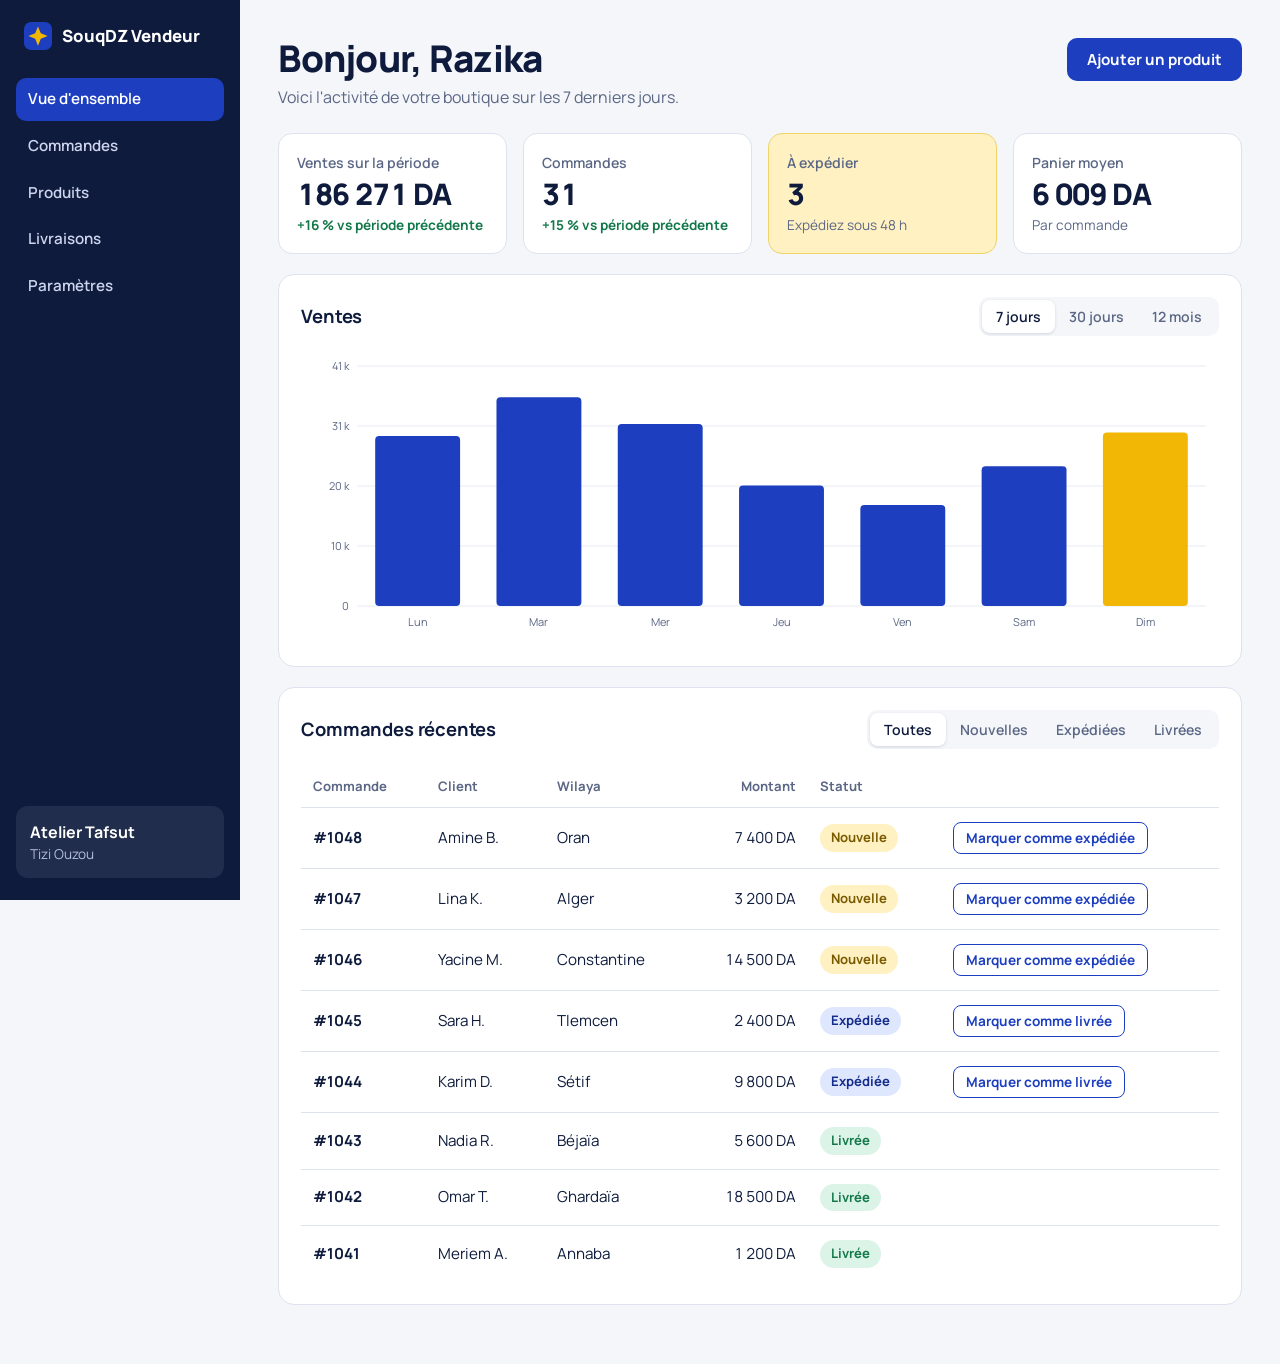
<file: projects/souqdz-seller-dashboard/index.html>
<!doctype html>
<html lang="fr">
<head>
  <meta charset="utf-8">
  <meta name="viewport" content="width=device-width, initial-scale=1">
  <title>Ma boutique — Tableau de bord vendeur SouqDZ</title>
  <meta name="description" content="Tableau de bord vendeur : ventes, commandes à expédier et suivi des livraisons.">
  <link rel="preconnect" href="https://fonts.googleapis.com">
  <link rel="preconnect" href="https://fonts.gstatic.com" crossorigin>
  <link href="https://fonts.googleapis.com/css2?family=Manrope:wght@400;500;600;700;800&display=swap" rel="stylesheet">
  <link rel="stylesheet" href="style.css">
</head>
<body>
  <div class="shell">
    <aside class="side">
      <a class="brand" href="../souqdz-marketplace/index.html" aria-label="SouqDZ, retour à la marketplace">
        <svg viewBox="0 0 32 32" width="28" height="28" aria-hidden="true">
          <rect width="32" height="32" rx="8" fill="var(--cobalt)"/>
          <path d="M16 5l3.2 7.8L27 16l-7.8 3.2L16 27l-3.2-7.8L5 16l7.8-3.2z" fill="var(--saffron)"/>
        </svg>
        <span>SouqDZ Vendeur</span>
      </a>
      <nav aria-label="Navigation du tableau de bord">
        <a href="#" aria-current="page">Vue d'ensemble</a>
        <a href="#commandes">Commandes</a>
        <a href="#">Produits</a>
        <a href="#">Livraisons</a>
        <a href="#">Paramètres</a>
      </nav>
      <div class="shop">
        <b>Atelier Tafsut</b>
        <span>Tizi Ouzou</span>
      </div>
    </aside>

    <main class="main">
      <header class="page-head">
        <div>
          <h1>Bonjour, Razika</h1>
          <p id="subtitle"></p>
        </div>
        <button class="btn" id="addProduct">Ajouter un produit</button>
      </header>

      <section class="kpis" aria-label="Chiffres clés">
        <div class="kpi"><span>Ventes sur la période</span><strong id="kSales">—</strong><small id="kSalesDelta"></small></div>
        <div class="kpi"><span>Commandes</span><strong id="kOrders">—</strong><small id="kOrdersDelta"></small></div>
        <div class="kpi attention"><span>À expédier</span><strong id="kToShip">—</strong><small>Expédiez sous 48 h</small></div>
        <div class="kpi"><span>Panier moyen</span><strong id="kAvg">—</strong><small>Par commande</small></div>
      </section>

      <section class="panel chart" aria-labelledby="cTitle">
        <div class="panel-head">
          <h2 id="cTitle">Ventes</h2>
          <div class="seg" id="seg" role="group" aria-label="Période">
            <button data-p="7" aria-pressed="true">7 jours</button>
            <button data-p="30" aria-pressed="false">30 jours</button>
            <button data-p="12" aria-pressed="false">12 mois</button>
          </div>
        </div>
        <div class="chart-box" id="chartBox">
          <svg id="chartSvg" role="img" aria-labelledby="cTitle chartDesc"></svg>
          <div class="tip" id="tip" hidden></div>
          <p class="sr" id="chartDesc"></p>
        </div>
      </section>

      <section class="panel" id="commandes" aria-labelledby="oTitle">
        <div class="panel-head">
          <h2 id="oTitle">Commandes récentes</h2>
          <div class="seg" id="filter" role="group" aria-label="Filtrer par statut">
            <button data-s="Toutes" aria-pressed="true">Toutes</button>
            <button data-s="Nouvelle" aria-pressed="false">Nouvelles</button>
            <button data-s="Expédiée" aria-pressed="false">Expédiées</button>
            <button data-s="Livrée" aria-pressed="false">Livrées</button>
          </div>
        </div>
        <div class="table-wrap">
          <table>
            <thead>
              <tr><th scope="col">Commande</th><th scope="col">Client</th><th scope="col">Wilaya</th><th scope="col" class="num">Montant</th><th scope="col">Statut</th><th scope="col"><span class="sr">Action</span></th></tr>
            </thead>
            <tbody id="rows"></tbody>
          </table>
        </div>
        <p class="empty" id="empty" hidden>Aucune commande avec ce statut pour le moment.</p>
      </section>
    </main>
  </div>
  <div class="toast" id="toast" role="status" aria-live="polite"></div>
  <script src="script.js"></script>
</body>
</html>
</file>
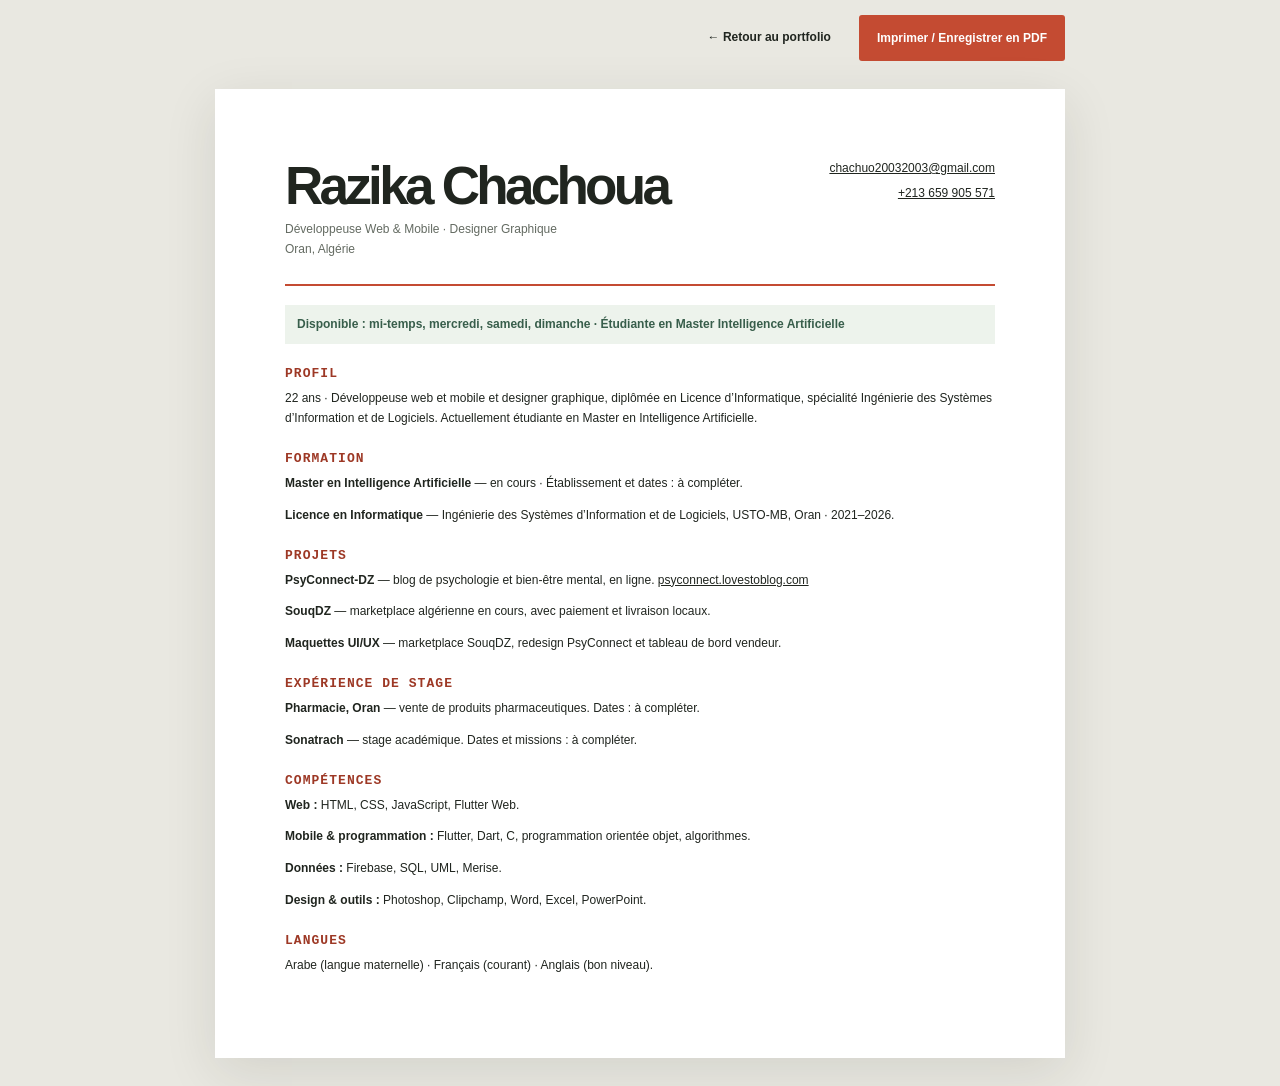
<file: cv.html>
<!doctype html>
<html lang="fr">
<head>
  <meta charset="utf-8">
  <meta name="viewport" content="width=device-width, initial-scale=1">
  <meta name="robots" content="noindex">
  <title>CV — Razika Chachoua</title>
  <link rel="stylesheet" href="css/styles.css">
  <style>
    body { background: #e9e8e1; }
    .cv-sheet { width: min(850px, calc(100% - 32px)); margin: 28px auto; padding: clamp(28px, 7vw, 70px); background: #fff; color: #20251f; box-shadow: 0 14px 50px #20251f1c; }
    .cv-top { display: flex; justify-content: space-between; gap: 24px; align-items: flex-start; padding-bottom: 24px; border-bottom: 2px solid #c44b32; }
    .cv-top h1 { margin: 0 0 8px; font: 800 clamp(32px, 6vw, 53px)/1 var(--display); letter-spacing: -.07em; }
    .cv-top p { margin: 0; color: #646b62; }
    .cv-contact { text-align: right; font-size: 12px; }
    .cv-contact a { display: block; margin-bottom: 5px; }
    .cv-availability { margin: 19px 0; padding: 10px 12px; background: #edf3ec; color: #385e4b; font-size: 12px; font-weight: 700; }
    .cv-sheet h2 { margin: 22px 0 8px; color: #9d3825; font: 700 13px var(--mono); letter-spacing: .08em; }
    .cv-sheet p, .cv-sheet li { font-size: 12px; line-height: 1.65; }
    .cv-sheet ul { margin: 6px 0; padding-left: 18px; }
    .cv-actions { width: min(850px, calc(100% - 32px)); display: flex; justify-content: flex-end; gap: 10px; margin: 15px auto; }
    .cv-actions a { text-decoration: none; }
    @media (max-width: 560px) { .cv-top { flex-direction: column; } .cv-contact { text-align: left; } }
    @media print { body { background: #fff; } .cv-sheet { width: 100%; margin: 0; padding: 14mm; box-shadow: none; } .cv-actions { display: none; } }
  </style>
</head>
<body>
  <div class="cv-actions"><a class="button button-quiet" href="index.html">← Retour au portfolio</a><button class="button button-primary" type="button" onclick="window.print()">Imprimer / Enregistrer en PDF</button></div>
  <main class="cv-sheet">
    <header class="cv-top"><div><h1>Razika Chachoua</h1><p>Développeuse Web & Mobile · Designer Graphique</p><p>Oran, Algérie</p></div><div class="cv-contact"><a href="mailto:chachuo20032003@gmail.com">chachuo20032003@gmail.com</a><a href="tel:+213659905571">+213 659 905 571</a></div></header>
    <p class="cv-availability">Disponible : mi-temps, mercredi, samedi, dimanche · Étudiante en Master Intelligence Artificielle</p>
    <section><h2>PROFIL</h2><p>22 ans · Développeuse web et mobile et designer graphique, diplômée en Licence d’Informatique, spécialité Ingénierie des Systèmes d’Information et de Logiciels. Actuellement étudiante en Master en Intelligence Artificielle.</p></section>
    <section><h2>FORMATION</h2><p><strong>Master en Intelligence Artificielle</strong> — en cours · Établissement et dates : à compléter.</p><p><strong>Licence en Informatique</strong> — Ingénierie des Systèmes d’Information et de Logiciels, USTO-MB, Oran · 2021–2026.</p></section>
    <section><h2>PROJETS</h2><p><strong>PsyConnect-DZ</strong> — blog de psychologie et bien-être mental, en ligne. <a href="https://psyconnect.lovestoblog.com/public/index.html">psyconnect.lovestoblog.com</a></p><p><strong>SouqDZ</strong> — marketplace algérienne en cours, avec paiement et livraison locaux.</p><p><strong>Maquettes UI/UX</strong> — marketplace SouqDZ, redesign PsyConnect et tableau de bord vendeur.</p></section>
    <section><h2>EXPÉRIENCE DE STAGE</h2><p><strong>Pharmacie, Oran</strong> — vente de produits pharmaceutiques. Dates : à compléter.</p><p><strong>Sonatrach</strong> — stage académique. Dates et missions : à compléter.</p></section>
    <section><h2>COMPÉTENCES</h2><p><strong>Web :</strong> HTML, CSS, JavaScript, Flutter Web.</p><p><strong>Mobile & programmation :</strong> Flutter, Dart, C, programmation orientée objet, algorithmes.</p><p><strong>Données :</strong> Firebase, SQL, UML, Merise.</p><p><strong>Design & outils :</strong> Photoshop, Clipchamp, Word, Excel, PowerPoint.</p></section>
    <section><h2>LANGUES</h2><p>Arabe (langue maternelle) · Français (courant) · Anglais (bon niveau).</p></section>
  </main>
</body>
</html>
</file>
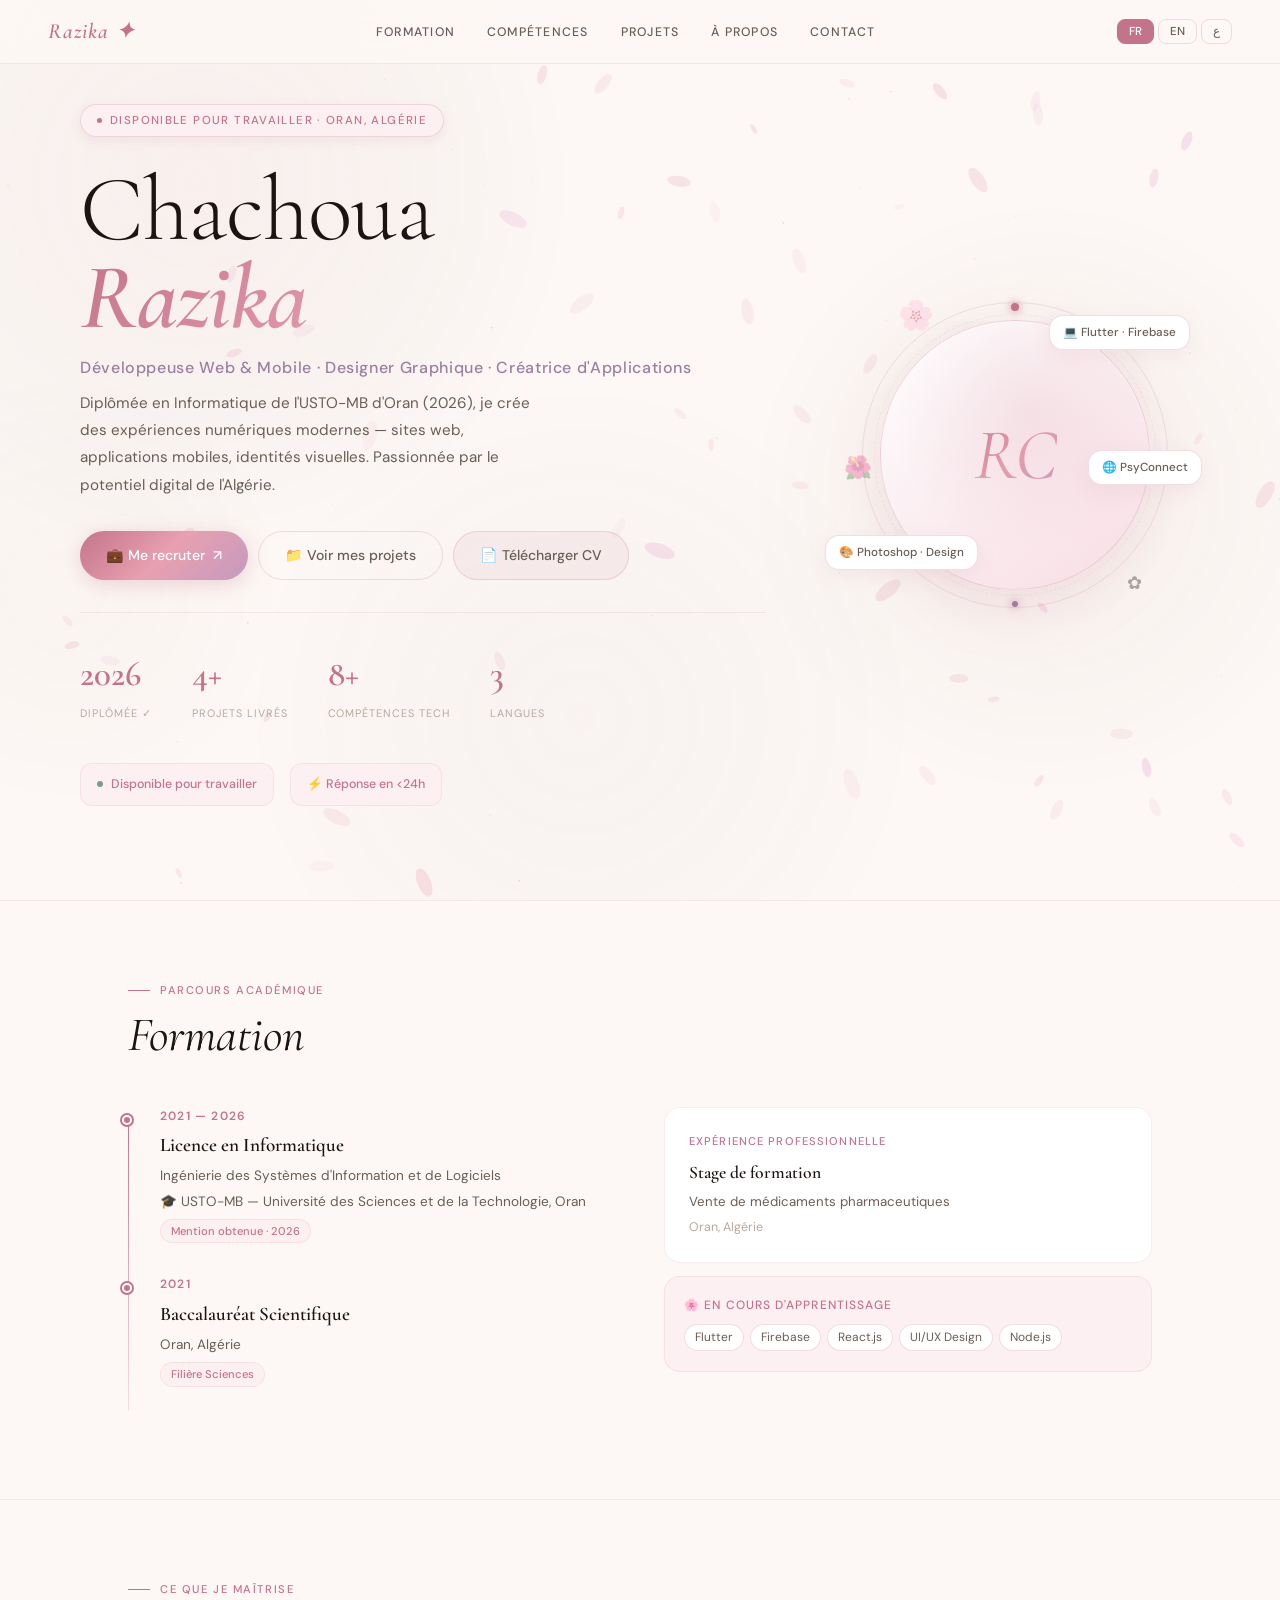
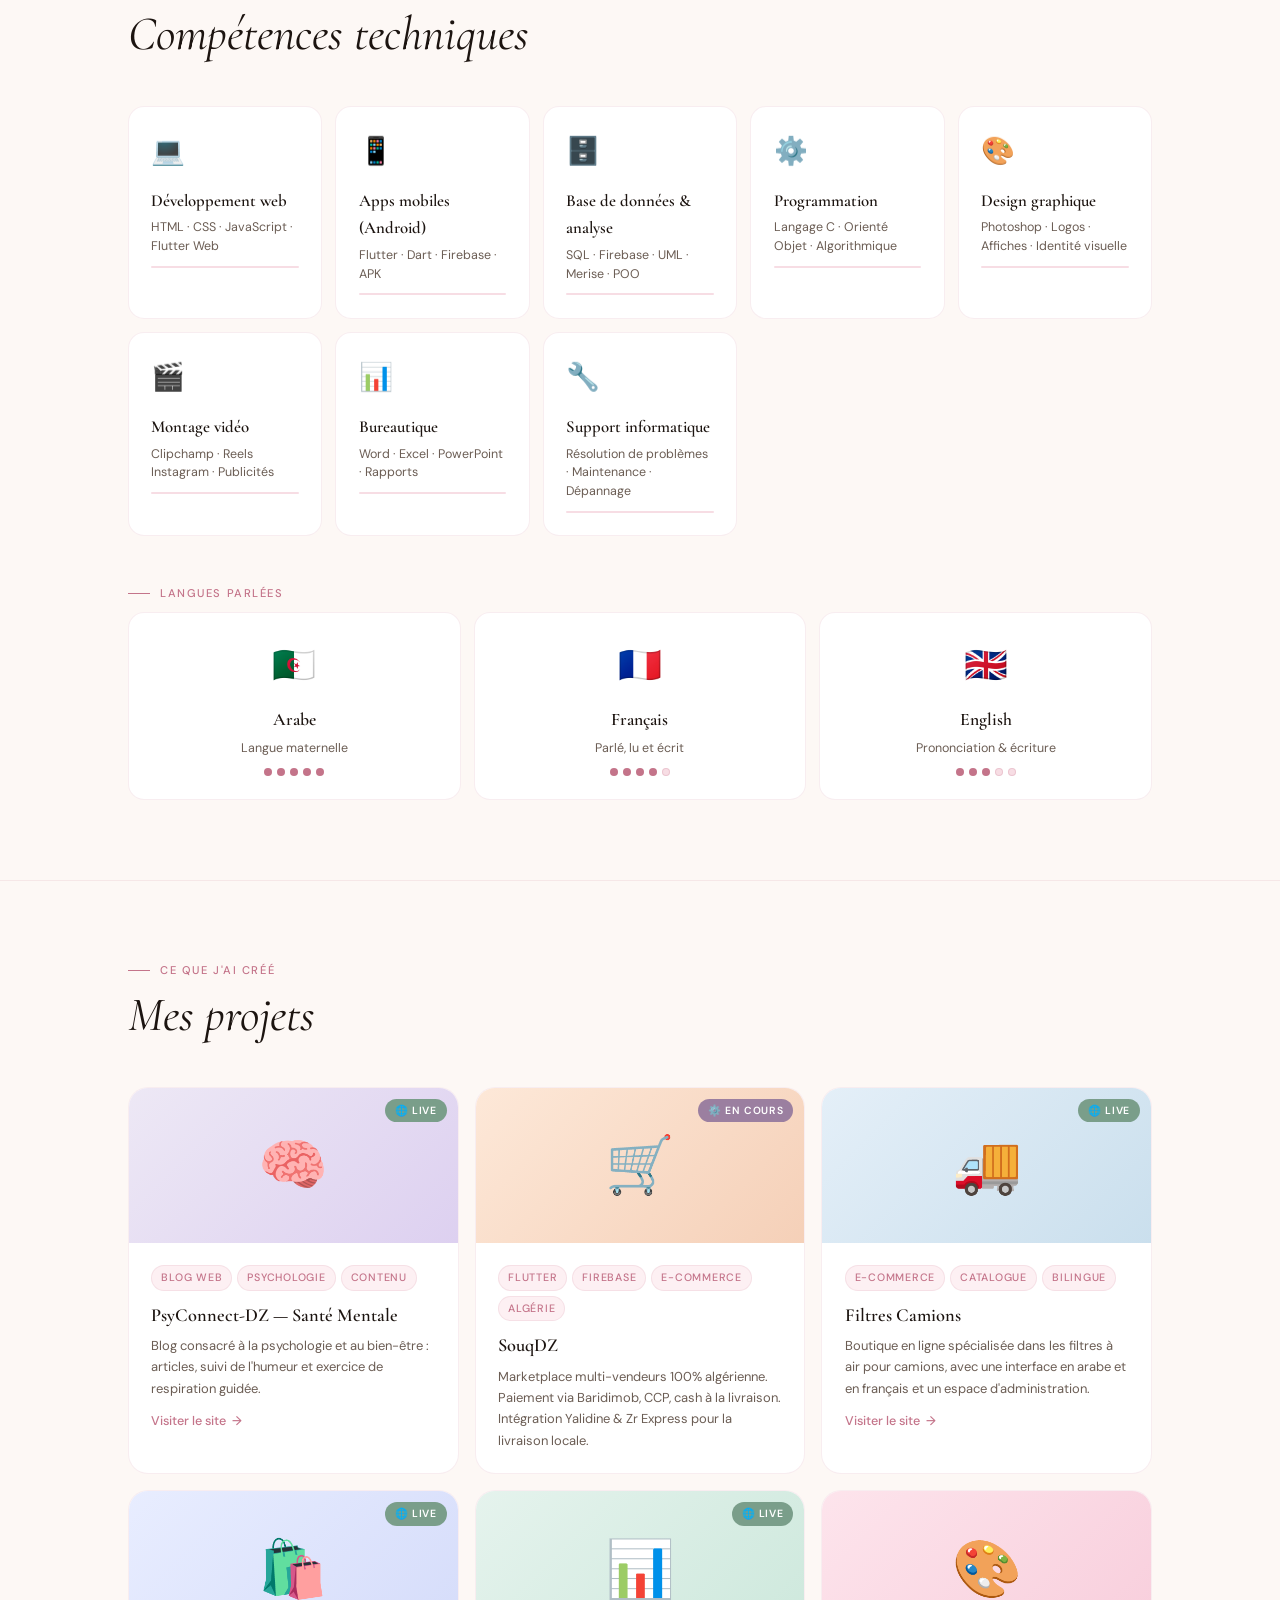
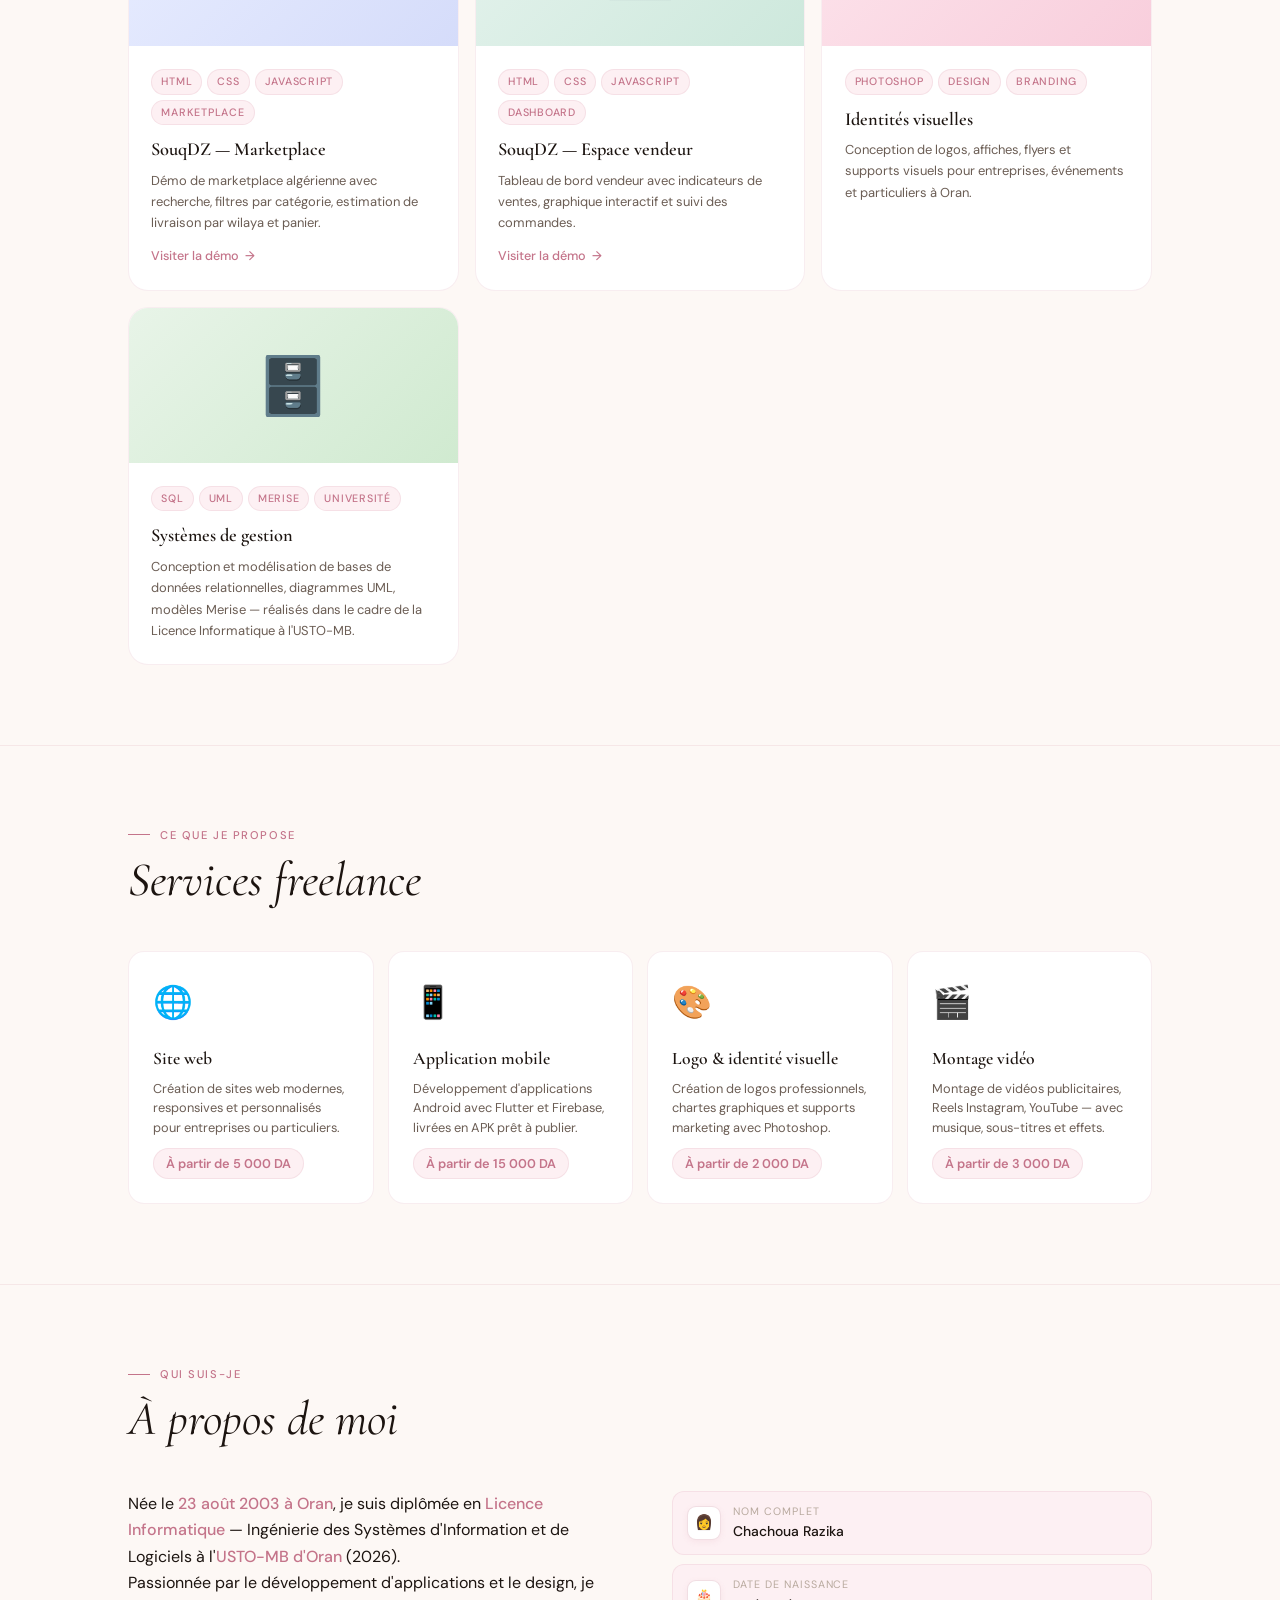
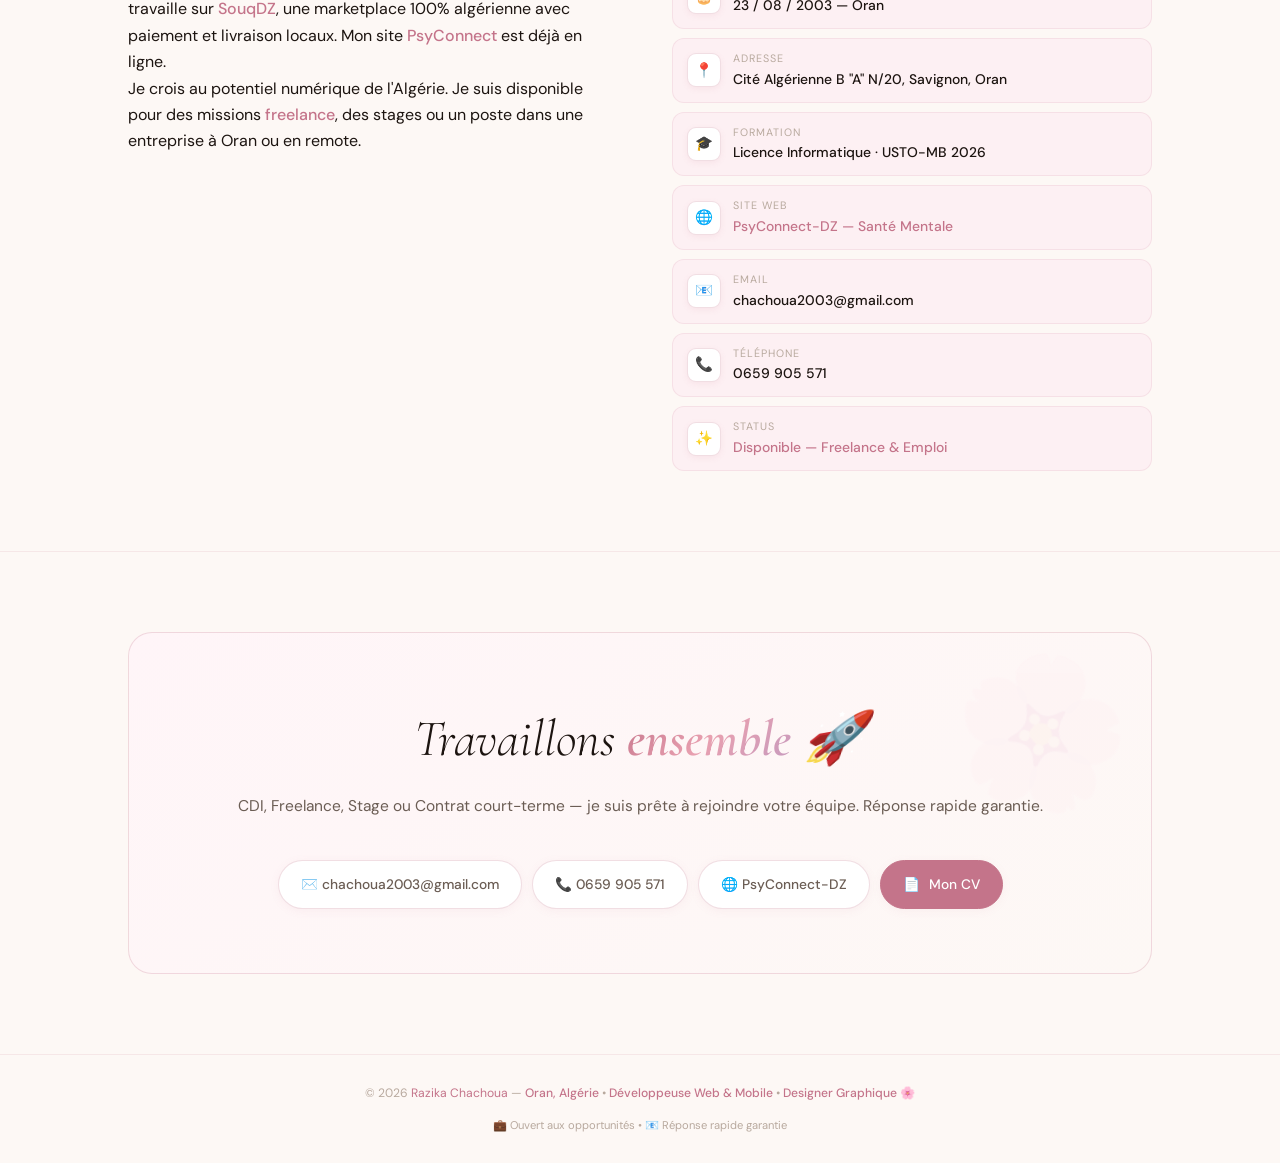
<file: prtfilio.html>
<!DOCTYPE html>
<html lang="fr" dir="ltr">
<head>
<meta charset="UTF-8">
<meta name="viewport" content="width=device-width, initial-scale=1.0">
<title>Razika Chachoua — Portfolio Professionnel | Développeuse Web & Mobile, Designer Graphique</title>
<meta name="description" content="Portfolio de Razika Chachoua — Développeuse web & mobile, Designer graphique, Créatrice d'applications. Oran, Algérie. Freelance & Emploi.">
<meta name="keywords" content="développeuse web, Flutter, Firebase, designer graphique, Oran, Algérie, freelance">
<meta property="og:title" content="Razika Chachoua — Portfolio Professionnel">
<meta property="og:description" content="Développeuse Web & Mobile · Designer Graphique · Créatrice d'Applications">
<meta property="og:type" content="website">
<meta name="author" content="Razika Chachoua">
<meta name="viewport" content="width=device-width, initial-scale=1.0">
<link href="https://fonts.googleapis.com/css2?family=Cormorant+Garamond:ital,wght@0,300;0,400;0,600;1,300;1,400;1,600&family=DM+Sans:wght@300;400;500;600&display=swap" rel="stylesheet">
<style>
:root{
  --bg:#fdf8f5;--bg2:#f9f2ec;--card:#ffffff;
  --ink:#1c1410;--ink2:#6b5d54;--ink3:#b8a99e;
  --rose:#c4748a;--rose2:#e8a0b0;--rose3:#f7dde4;--rose4:#fdf0f3;
  --mauve:#9b7fa0;--sage:#7a9e8a;--blush:#f2c4ce;
  --gold:#c9a86c;
  --border:rgba(196,116,138,.13);--border2:rgba(196,116,138,.24);
  --gg:linear-gradient(135deg,#c4748a,#e8a0b0,#c49abf);
  --glow:rgba(196,116,138,.1);
  --r:16px;
}
*,*::before,*::after{box-sizing:border-box;margin:0;padding:0}
html{scroll-behavior:smooth}
body{font-family:'DM Sans',sans-serif;background:var(--bg);color:var(--ink);overflow-x:hidden;line-height:1.65}
::selection{background:var(--blush);color:var(--ink)}
::-webkit-scrollbar{width:3px}::-webkit-scrollbar-track{background:var(--bg)}::-webkit-scrollbar-thumb{background:var(--rose);border-radius:99px}

canvas{position:fixed;top:0;left:0;width:100%;height:100%;z-index:0;pointer-events:none}

/* NAV */
nav{position:fixed;top:0;left:0;right:0;z-index:200;height:64px;display:flex;align-items:center;justify-content:space-between;padding:0 3rem;background:rgba(253,248,245,.92);backdrop-filter:blur(22px);border-bottom:1px solid var(--border)}
.logo{font-family:'Cormorant Garamond',serif;font-weight:600;font-size:1.35rem;color:var(--rose);text-decoration:none;letter-spacing:.05em;font-style:italic}
.nl{display:flex;gap:2rem;list-style:none}
.nl a{font-size:.77rem;font-weight:500;letter-spacing:.1em;text-transform:uppercase;color:var(--ink2);text-decoration:none;transition:color .2s;position:relative;padding-bottom:3px}
.nl a::after{content:'';position:absolute;left:0;bottom:0;width:100%;height:1px;background:var(--rose);transform:scaleX(0);transition:transform .25s;transform-origin:left}
.nl a:hover{color:var(--rose)}.nl a:hover::after{transform:scaleX(1)}
.lw{display:flex;gap:4px}
.lb{background:none;border:1px solid var(--border2);border-radius:8px;padding:4px 11px;font-size:.72rem;font-weight:500;cursor:pointer;color:var(--ink2);font-family:'DM Sans',sans-serif;transition:all .2s}
.lb.on,.lb:hover{background:var(--rose);border-color:var(--rose);color:#fff}

/* HERO */
.hero{min-height:100vh;display:flex;align-items:center;padding:90px 3rem 5rem;position:relative;z-index:1}
.hi{max-width:1120px;margin:0 auto;width:100%;display:grid;grid-template-columns:1fr 370px;gap:4rem;align-items:center}
.h-tag{display:inline-flex;align-items:center;gap:8px;font-size:.72rem;font-weight:500;letter-spacing:.12em;text-transform:uppercase;color:var(--rose);border:1px solid var(--border2);background:var(--rose4);padding:6px 16px;border-radius:999px;margin-bottom:1.8rem;animation:fu .7s ease both;box-shadow:0 4px 12px rgba(196,116,138,.12)}
.h-dot{width:5px;height:5px;background:var(--rose);border-radius:50%;animation:bl 2s infinite}
@keyframes bl{0%,100%{opacity:1}50%{opacity:.3;transform:scale(1.5)}}
.hero h1{font-family:'Cormorant Garamond',serif;font-size:clamp(3rem,8vw,5.8rem);font-weight:300;line-height:.95;letter-spacing:-.01em;margin-bottom:.5rem;animation:fu .7s .1s ease both}
.h1a{display:block;color:var(--ink);font-weight:300}
.h1b{display:block;font-style:italic;font-weight:600;background:var(--gg);-webkit-background-clip:text;-webkit-text-fill-color:transparent}
.h-role{font-size:1rem;color:var(--mauve);font-weight:500;letter-spacing:.04em;margin:.8rem 0 .5rem;animation:fu .7s .15s ease both}
.h-sub{font-size:.95rem;color:var(--ink2);line-height:1.8;max-width:470px;margin-bottom:2rem;animation:fu .7s .2s ease both}
.h-btns{display:flex;gap:10px;flex-wrap:wrap;animation:fu .7s .3s ease both}
.btn{display:inline-flex;align-items:center;gap:8px;padding:12px 26px;border-radius:50px;font-size:.88rem;font-weight:500;text-decoration:none;cursor:pointer;border:none;font-family:'DM Sans',sans-serif;transition:all .25s}
.btn-r{background:var(--gg);color:#fff;box-shadow:0 4px 20px rgba(196,116,138,.28)}
.btn-r:hover{transform:translateY(-2px);box-shadow:0 8px 30px rgba(196,116,138,.38)}
.btn-o{background:transparent;border:1.5px solid var(--border2);color:var(--ink2)}
.btn-o:hover{border-color:var(--rose);color:var(--rose);background:var(--rose4);box-shadow:0 4px 16px rgba(196,116,138,.15)}
.h-stats{display:flex;gap:2.5rem;padding-top:2rem;margin-top:2rem;border-top:1px solid var(--border);animation:fu .7s .4s ease both}
.sn{font-family:'Cormorant Garamond',serif;font-size:2.2rem;font-weight:600;color:var(--rose)}
.sl{font-size:.68rem;color:var(--ink3);text-transform:uppercase;letter-spacing:.09em;margin-top:2px}

/* AVATAR */
.h-right{display:flex;justify-content:center;animation:fu .7s .5s ease both}
.av{position:relative;width:270px;height:270px}
.av-out{position:absolute;inset:-18px;border-radius:50%;border:1px solid rgba(196,116,138,.18);animation:spin 22s linear infinite}
.av-out::before,.av-out::after{content:'';position:absolute;width:8px;height:8px;border-radius:50%;top:0;left:50%;transform:translateX(-50%);background:var(--rose);box-shadow:0 0 8px var(--rose)}
.av-out::after{top:auto;bottom:0;background:var(--mauve);width:6px;height:6px}
.av-mid{position:absolute;inset:-6px;border-radius:50%;border:1px dashed rgba(196,116,138,.1);animation:spin 30s linear infinite reverse}
.av-c{position:absolute;inset:0;border-radius:50%;background:linear-gradient(145deg,#fff,var(--rose3));border:1.5px solid var(--border2);display:flex;align-items:center;justify-content:center;box-shadow:0 18px 55px rgba(196,116,138,.18),inset 0 1px 0 rgba(255,255,255,.9)}
.av-init{font-family:'Cormorant Garamond',serif;font-size:4.5rem;font-weight:400;font-style:italic;background:var(--gg);-webkit-background-clip:text;-webkit-text-fill-color:transparent}
.av-g{position:absolute;inset:0;background:radial-gradient(circle at 55% 35%,rgba(196,116,138,.13),transparent 60%)}
.fb{position:absolute;background:white;border:1px solid var(--border2);border-radius:14px;padding:7px 13px;font-size:.73rem;font-weight:500;display:flex;align-items:center;gap:7px;color:var(--ink2);white-space:nowrap;animation:flt 3s ease-in-out infinite;box-shadow:0 6px 20px rgba(196,116,138,.1)}
.fb1{top:-5px;right:-40px;animation-delay:0s}
.fb2{bottom:20px;left:-55px;animation-delay:1.5s}
.fb3{top:48%;right:-52px;animation-delay:.9s}
.petal{position:absolute;font-size:1.4rem;opacity:.35;pointer-events:none;animation:ps 7s ease-in-out infinite}
.p1{top:-28px;left:18px;font-size:1.8rem;animation-delay:0s}
.p2{bottom:-8px;right:8px;font-size:1.1rem;animation-delay:2.5s}
.p3{top:48%;left:-36px;animation-delay:4.5s}
@keyframes ps{0%,100%{transform:rotate(0deg) scale(1)}50%{transform:rotate(12deg) scale(1.08)}}
@keyframes flt{0%,100%{transform:translateY(0)}50%{transform:translateY(-7px)}}
@keyframes spin{to{transform:rotate(360deg)}}
@keyframes fu{from{opacity:0;transform:translateY(20px)}to{opacity:1;transform:translateY(0)}}
@keyframes pulse{0%,100%{opacity:1;transform:scale(1)}50%{opacity:.6;transform:scale(1.2)}}

/* SECTIONS */
section{position:relative;z-index:1}
.sw{max-width:1120px;margin:0 auto;padding:5rem 3rem}
.sep{border-top:1px solid var(--border)}
.ey{display:flex;align-items:center;gap:10px;font-size:.7rem;font-weight:500;letter-spacing:.14em;text-transform:uppercase;color:var(--rose);margin-bottom:.6rem}
.ey::before{content:'';width:22px;height:1px;background:var(--rose)}
.st{font-family:'Cormorant Garamond',serif;font-size:clamp(1.9rem,3.8vw,3rem);font-weight:400;font-style:italic;color:var(--ink);line-height:1.1;margin-bottom:2.8rem}

/* ── TIMELINE FORMATION ── */
.timeline{position:relative;padding-left:2rem}
.timeline::before{content:'';position:absolute;left:0;top:8px;bottom:8px;width:1px;background:linear-gradient(to bottom,var(--rose),var(--rose3))}
.tl-item{position:relative;margin-bottom:2rem}
.tl-item::before{content:'';position:absolute;left:-2.4rem;top:8px;width:10px;height:10px;background:var(--rose);border-radius:50%;border:2px solid white;box-shadow:0 0 0 2px var(--rose)}
.tl-year{font-size:.75rem;font-weight:600;color:var(--rose);letter-spacing:.1em;text-transform:uppercase;margin-bottom:4px}
.tl-title{font-family:'Cormorant Garamond',serif;font-size:1.2rem;font-weight:600;color:var(--ink);margin-bottom:3px}
.tl-sub{font-size:.85rem;color:var(--ink2)}
.tl-tag{display:inline-block;background:var(--rose4);color:var(--rose);font-size:.7rem;font-weight:500;padding:2px 10px;border-radius:999px;margin-top:6px;border:1px solid var(--border)}

/* ── SKILLS ── */
.sk-grid{display:grid;grid-template-columns:repeat(auto-fit,minmax(185px,1fr));gap:13px}
.sk{background:white;border:1.5px solid var(--border);border-radius:var(--r);padding:1.4rem;transition:all .3s;cursor:default;position:relative;overflow:hidden}
.sk::before{content:'';position:absolute;top:0;left:0;right:0;height:3px;background:var(--gg);opacity:0;transition:opacity .3s}
.sk:hover{border-color:var(--border2);transform:translateY(-4px);box-shadow:0 12px 36px rgba(196,116,138,.11);background:linear-gradient(135deg,#fff,var(--rose4))}
.sk:hover::before{opacity:1}
.sk-em{font-size:1.7rem;margin-bottom:.8rem;display:block}
.sk h3{font-family:'Cormorant Garamond',serif;font-size:1.05rem;font-weight:600;color:var(--ink);margin-bottom:4px}
.sk p{font-size:.78rem;color:var(--ink2);line-height:1.5}
.sk-bar{margin-top:10px;height:2px;background:var(--rose3);border-radius:99px;overflow:hidden}
.sk-fill{height:100%;border-radius:99px;background:var(--gg);transform:scaleX(0);transform-origin:left;transition:transform 1.2s cubic-bezier(.22,1,.36,1)}

/* ── PROJETS ── */
.pj-grid{display:grid;grid-template-columns:repeat(auto-fit,minmax(280px,1fr));gap:16px}
.pj{background:white;border:1.5px solid var(--border);border-radius:20px;overflow:hidden;transition:all .3s;position:relative}
.pj:hover{border-color:var(--border2);transform:translateY(-5px);box-shadow:0 18px 55px rgba(196,116,138,.13);background:linear-gradient(135deg,#fff,var(--rose4))}
.pj-thumb{height:155px;display:flex;align-items:center;justify-content:center;position:relative;overflow:hidden}
.pj-em{font-size:3.5rem;position:relative;z-index:1}
.pj-bdg{position:absolute;top:11px;right:11px;z-index:2;background:var(--rose);color:#fff;font-size:.65rem;font-weight:600;padding:3px 10px;border-radius:999px;letter-spacing:.06em;text-transform:uppercase}
.live{background:var(--sage)}
.pj-body{padding:1.4rem}
.pj-tags{display:flex;gap:5px;flex-wrap:wrap;margin-bottom:9px}
.pt{font-size:.67rem;font-weight:500;letter-spacing:.07em;text-transform:uppercase;color:var(--rose);background:var(--rose4);border:1px solid var(--border);padding:3px 9px;border-radius:999px}
.pj-body h3{font-family:'Cormorant Garamond',serif;font-size:1.15rem;font-weight:600;color:var(--ink);margin-bottom:5px}
.pj-body p{font-size:.81rem;color:var(--ink2);line-height:1.65}
.pj-lnk{display:inline-flex;align-items:center;gap:6px;margin-top:12px;font-size:.79rem;font-weight:500;color:var(--rose);text-decoration:none;transition:gap .2s}
.pj-lnk:hover{gap:10px}

/* ── LANGUES ── */
.lang-grid{display:grid;grid-template-columns:repeat(auto-fit,minmax(200px,1fr));gap:13px}
.lg-card{background:white;border:1.5px solid var(--border);border-radius:var(--r);padding:1.4rem;text-align:center;transition:all .3s}
.lg-card:hover{border-color:var(--border2);transform:translateY(-3px);box-shadow:0 10px 30px rgba(196,116,138,.1)}
.lg-flag{font-size:2.2rem;margin-bottom:.7rem;display:block}
.lg-name{font-family:'Cormorant Garamond',serif;font-size:1.1rem;font-weight:600;color:var(--ink);margin-bottom:4px}
.lg-level{font-size:.78rem;color:var(--ink2)}
.lg-dots{display:flex;justify-content:center;gap:5px;margin-top:10px}
.lg-dot{width:8px;height:8px;border-radius:50%;background:var(--rose3);border:1px solid var(--border2)}
.lg-dot.fill{background:var(--rose)}

/* ── ABOUT ── */
.ab-grid{display:grid;grid-template-columns:1fr 1fr;gap:4rem;align-items:start}
.ab-text p{color:var(--ink2);line-height:1.9;margin-bottom:1.1rem;font-size:.97rem}
.hl{color:var(--rose);font-weight:500}
.info-list{display:flex;flex-direction:column;gap:9px}
.ii{display:flex;align-items:center;gap:12px;background:var(--rose4);border:1px solid var(--border);border-radius:12px;padding:11px 14px;transition:all .2s}
.ii:hover{border-color:var(--border2);background:white;box-shadow:0 4px 14px rgba(196,116,138,.08)}
.ii-ic{width:34px;height:34px;border-radius:9px;flex-shrink:0;background:white;border:1px solid var(--border2);display:flex;align-items:center;justify-content:center;font-size:.9rem;box-shadow:0 2px 6px rgba(196,116,138,.09)}
.ii-lb{font-size:.67rem;color:var(--ink3);text-transform:uppercase;letter-spacing:.09em}
.ii-vl{font-size:.87rem;color:var(--ink);font-weight:500}

/* ── SERVICES / FREELANCE ── */
.srv-grid{display:grid;grid-template-columns:repeat(auto-fit,minmax(220px,1fr));gap:14px}
.srv{background:white;border:1.5px solid var(--border);border-radius:var(--r);padding:1.5rem;transition:all .3s;position:relative;overflow:hidden}
.srv::after{content:'';position:absolute;bottom:0;left:0;right:0;height:3px;background:var(--gg);opacity:0;transition:opacity .3s}
.srv:hover{transform:translateY(-4px);border-color:var(--border2);box-shadow:0 12px 36px rgba(196,116,138,.1)}
.srv:hover::after{opacity:1}
.srv-em{font-size:2rem;margin-bottom:.9rem;display:block}
.srv h3{font-family:'Cormorant Garamond',serif;font-size:1.1rem;font-weight:600;color:var(--ink);margin-bottom:6px}
.srv p{font-size:.8rem;color:var(--ink2);line-height:1.55;margin-bottom:10px}
.srv-price{font-size:.8rem;font-weight:600;color:var(--rose);background:var(--rose4);border:1px solid var(--border);padding:4px 12px;border-radius:999px;display:inline-block}

/* ── CONTACT ── */
.ct-box{background:linear-gradient(145deg,#fff5f8,#fdf8f5);border:1.5px solid var(--border2);border-radius:24px;padding:4rem 3rem;text-align:center;position:relative;overflow:hidden}
.ct-deco{position:absolute;font-size:9rem;opacity:.04;pointer-events:none;top:-20px;right:20px;transform:rotate(12deg)}
.ct-box h2{font-family:'Cormorant Garamond',serif;font-size:clamp(2rem,4vw,3.3rem);font-weight:300;font-style:italic;color:var(--ink);margin-bottom:.8rem}
.ct-box h2 em{background:var(--gg);-webkit-background-clip:text;-webkit-text-fill-color:transparent;font-style:italic;font-weight:600}
.ct-sub{color:var(--ink2);margin-bottom:2.5rem;font-size:.97rem}
.ct-links{display:flex;justify-content:center;gap:10px;flex-wrap:wrap}
.cl{display:inline-flex;align-items:center;gap:9px;background:white;border:1.5px solid var(--border2);color:var(--ink2);text-decoration:none;padding:12px 22px;border-radius:50px;font-size:.86rem;font-weight:500;transition:all .25s;box-shadow:0 2px 10px rgba(196,116,138,.07)}
.cl:hover{background:var(--rose);border-color:var(--rose);color:#fff;box-shadow:0 6px 22px rgba(196,116,138,.28)}

footer{text-align:center;padding:1.8rem;font-size:.76rem;color:var(--ink3);border-top:1px solid var(--border);position:relative;z-index:1}
footer em{color:var(--rose);font-style:normal}

/* MOBILE */
@media(max-width:900px){.hi{grid-template-columns:1fr}.h-right{display:none}.ab-grid{grid-template-columns:1fr}}
@media(max-width:600px){nav{padding:0 1.2rem}.nl{display:none}.hero{padding:80px 1.2rem 3rem}.sw{padding:3rem 1.2rem}.ct-box{padding:2.5rem 1.5rem}.h-stats{gap:1.5rem}}

/* LANG */
.il{display:none}.il.on{display:inline}
[data-lang]{display:none}[data-lang].on{display:block}
</style>
</head>
<body>

<canvas id="bgc"></canvas>

<!-- NAV -->
<nav>
  <a href="#" class="logo">Razika ✦</a>
  <ul class="nl">
    <li><a href="#formation" data-fr="Formation"    data-en="Education"  data-ar="التكوين">Formation</a></li>
    <li><a href="#skills"    data-fr="Compétences"  data-en="Skills"     data-ar="المهارات">Compétences</a></li>
    <li><a href="#projects"  data-fr="Projets"      data-en="Projects"   data-ar="المشاريع">Projets</a></li>
    <li><a href="#about"     data-fr="À propos"     data-en="About"      data-ar="حول">À propos</a></li>
    <li><a href="#contact"   data-fr="Contact"      data-en="Contact"    data-ar="تواصل">Contact</a></li>
  </ul>
  <div class="lw">
    <button class="lb on" data-l="fr">FR</button>
    <button class="lb"    data-l="en">EN</button>
    <button class="lb"    data-l="ar">ع</button>
  </div>
</nav>

<!-- ── HERO ── -->
<div class="hero">
  <div class="hi">
    <div>
      <div class="h-tag"><span class="h-dot"></span>
        <span class="il on" data-l="fr">Disponible pour travailler · Oran, Algérie</span>
        <span class="il"    data-l="en">Available for work · Oran, Algeria</span>
        <span class="il"    data-l="ar">متاحة للعمل · وهران، الجزائر</span>
      </div>
      <h1><span class="h1a">Chachoua</span><span class="h1b">Razika</span></h1>
      <p class="h-role">
        <span class="il on" data-l="fr">Développeuse Web & Mobile · Designer Graphique · Créatrice d'Applications</span>
        <span class="il"    data-l="en">Web & Mobile Developer · Graphic Designer · App Creator</span>
        <span class="il"    data-l="ar">مطورة ويب وموبايل · مصممة جرافيك · منشئة تطبيقات</span>
      </p>
      <p class="h-sub">
        <span class="il on" data-l="fr">Diplômée en Informatique de l'USTO-MB d'Oran (2026), je crée des expériences numériques modernes — sites web, applications mobiles, identités visuelles. Passionnée par le potentiel digital de l'Algérie.</span>
        <span class="il"    data-l="en">Computer Science graduate from USTO-MB Oran (2026), I build modern digital experiences — websites, mobile apps, visual identities. Passionate about Algeria's digital potential.</span>
        <span class="il"    data-l="ar">خريجة علوم الحاسوب من جامعة USTO-MB وهران (2026)، أنشئ تجارب رقمية حديثة — مواقع ويب وتطبيقات موبايل وهويات بصرية. شغوفة بالإمكانات الرقمية للجزائر.</span>
      </p>
      <div class="h-btns">
        <a href="#contact" class="btn btn-r">
          <span class="il on" data-l="fr">💼 Me recruter</span>
          <span class="il"    data-l="en">💼 Hire me</span>
          <span class="il"    data-l="ar">💼 وظفيني</span> ↗
        </a>
        <a href="#projects" class="btn btn-o">
          <span class="il on" data-l="fr">📁 Voir mes projets</span>
          <span class="il"    data-l="en">📁 View my work</span>
          <span class="il"    data-l="ar">📁 مشاريعي</span>
        </a>
        <a href="javascript:downloadCV()" class="btn btn-o" style="background:rgba(196,116,138,.08);border-color:rgba(196,116,138,.24)">
          <span class="il on" data-l="fr">📄 Télécharger CV</span>
          <span class="il"    data-l="en">📄 Download CV</span>
          <span class="il"    data-l="ar">📄 تحميل السيرة</span>
        </a>
      </div>
      <div class="h-stats">
        <div><div class="sn">2026</div><div class="sl"><span class="il on" data-l="fr">Diplômée ✓</span><span class="il" data-l="en">Graduate ✓</span><span class="il" data-l="ar">تخرجت ✓</span></div></div>
        <div><div class="sn">4+</div><div class="sl"><span class="il on" data-l="fr">Projets livrés</span><span class="il" data-l="en">Projects</span><span class="il" data-l="ar">مشاريع</span></div></div>
        <div><div class="sn">8+</div><div class="sl"><span class="il on" data-l="fr">Compétences tech</span><span class="il" data-l="en">Skills</span><span class="il" data-l="ar">مهارات</span></div></div>
        <div><div class="sn">3</div><div class="sl"><span class="il on" data-l="fr">Langues</span><span class="il" data-l="en">Languages</span><span class="il" data-l="ar">لغات</span></div></div>
      </div>
      <div style="margin-top:2.5rem;display:flex;gap:1rem;flex-wrap:wrap;align-items:center">
        <div style="background:var(--rose4);border:1px solid var(--border);border-radius:12px;padding:10px 16px;font-size:.78rem;font-weight:500;color:var(--rose);display:flex;align-items:center;gap:8px">
          <span style="display:inline-flex;align-items:center;justify-content:center;width:6px;height:6px;border-radius:50%;background:var(--sage);animation:pulse 2s infinite"></span>
          <span class="il on" data-l="fr">Disponible pour travailler</span><span class="il" data-l="en">Available to work</span><span class="il" data-l="ar">متاحة للعمل</span>
        </div>
        <div style="background:var(--rose4);border:1px solid var(--border);border-radius:12px;padding:10px 16px;font-size:.78rem;font-weight:500;color:var(--rose)">
          ⚡ <span class="il on" data-l="fr">Réponse en <24h</span><span class="il" data-l="en">Reply in <24h</span><span class="il" data-l="ar">رد في<24 ساعة</span>
        </div>
      </div>
    </div>
    <div class="h-right">
      <div class="av">
        <span class="petal p1">🌸</span><span class="petal p2">✿</span><span class="petal p3">🌺</span>
        <div class="av-out"></div>
        <div class="av-mid"></div>
        <div class="av-c"><div class="av-g"></div><div class="av-init">RC</div></div>
        <div class="fb fb1">💻 Flutter · Firebase</div>
        <div class="fb fb2">🎨 Photoshop · Design</div>
        <div class="fb fb3">🌐 PsyConnect</div>
      </div>
    </div>
  </div>
</div>

<!-- ── FORMATION ── -->
<section id="formation" class="sep">
  <div class="sw">
    <div class="ey"><span class="il on" data-l="fr">Parcours académique</span><span class="il" data-l="en">Academic path</span><span class="il" data-l="ar">المسار الأكاديمي</span></div>
    <h2 class="st"><span class="il on" data-l="fr">Formation</span><span class="il" data-l="en">Education</span><span class="il" data-l="ar">التكوين</span></h2>
    <div style="display:grid;grid-template-columns:1fr 1fr;gap:3rem;align-items:start">
      <div class="timeline">
        <div class="tl-item">
          <div class="tl-year">2021 — 2026</div>
          <div class="tl-title"><span class="il on" data-l="fr">Licence en Informatique</span><span class="il" data-l="en">Bachelor in Computer Science</span><span class="il" data-l="ar">ليسانس في علوم الحاسوب</span></div>
          <div class="tl-sub"><span class="il on" data-l="fr">Ingénierie des Systèmes d'Information et de Logiciels</span><span class="il" data-l="en">Information Systems & Software Engineering</span><span class="il" data-l="ar">هندسة أنظمة المعلومات والبرمجيات</span></div>
          <div class="tl-sub" style="margin-top:3px">🎓 USTO-MB — Université des Sciences et de la Technologie, Oran</div>
          <span class="tl-tag">Mention obtenue · 2026</span>
        </div>
        <div class="tl-item">
          <div class="tl-year">2021</div>
          <div class="tl-title"><span class="il on" data-l="fr">Baccalauréat Scientifique</span><span class="il" data-l="en">Scientific Baccalaureate</span><span class="il" data-l="ar">بكالوريا علمية</span></div>
          <div class="tl-sub">Oran, Algérie</div>
          <span class="tl-tag"><span class="il on" data-l="fr">Filière Sciences</span><span class="il" data-l="en">Science track</span><span class="il" data-l="ar">شعبة العلوم</span></span>
        </div>
      </div>
      <div>
        <div style="background:white;border:1.5px solid var(--border);border-radius:var(--r);padding:1.5rem;margin-bottom:13px">
          <div style="font-size:.7rem;font-weight:500;color:var(--rose);text-transform:uppercase;letter-spacing:.1em;margin-bottom:8px"><span class="il on" data-l="fr">Expérience professionnelle</span><span class="il" data-l="en">Work experience</span><span class="il" data-l="ar">الخبرة المهنية</span></div>
          <div style="font-family:'Cormorant Garamond',serif;font-size:1.1rem;font-weight:600;color:var(--ink);margin-bottom:4px"><span class="il on" data-l="fr">Stage de formation</span><span class="il" data-l="en">Training internship</span><span class="il" data-l="ar">تدريب مهني</span></div>
          <div style="font-size:.83rem;color:var(--ink2)"><span class="il on" data-l="fr">Vente de médicaments pharmaceutiques</span><span class="il" data-l="en">Pharmaceutical sales</span><span class="il" data-l="ar">بيع الأدوية الصيدلانية</span></div>
          <div style="font-size:.78rem;color:var(--ink3);margin-top:4px">Oran, Algérie</div>
        </div>
        <div style="background:var(--rose4);border:1px solid var(--border);border-radius:var(--r);padding:1.2rem">
          <div style="font-size:.75rem;font-weight:500;color:var(--rose);margin-bottom:8px;text-transform:uppercase;letter-spacing:.09em">🌸 <span class="il on" data-l="fr">En cours d'apprentissage</span><span class="il" data-l="en">Currently learning</span><span class="il" data-l="ar">أتعلم حالياً</span></div>
          <div style="display:flex;flex-wrap:wrap;gap:6px">
            <span style="background:white;border:1px solid var(--border2);color:var(--ink2);font-size:.75rem;padding:3px 10px;border-radius:999px">Flutter</span>
            <span style="background:white;border:1px solid var(--border2);color:var(--ink2);font-size:.75rem;padding:3px 10px;border-radius:999px">Firebase</span>
            <span style="background:white;border:1px solid var(--border2);color:var(--ink2);font-size:.75rem;padding:3px 10px;border-radius:999px">React.js</span>
            <span style="background:white;border:1px solid var(--border2);color:var(--ink2);font-size:.75rem;padding:3px 10px;border-radius:999px">UI/UX Design</span>
            <span style="background:white;border:1px solid var(--border2);color:var(--ink2);font-size:.75rem;padding:3px 10px;border-radius:999px">Node.js</span>
          </div>
        </div>
      </div>
    </div>
  </div>
</section>

<!-- ── COMPÉTENCES ── -->
<section id="skills" class="sep">
  <div class="sw">
    <div class="ey"><span class="il on" data-l="fr">Ce que je maîtrise</span><span class="il" data-l="en">What I master</span><span class="il" data-l="ar">ما أتقنه</span></div>
    <h2 class="st"><span class="il on" data-l="fr">Compétences techniques</span><span class="il" data-l="en">Technical skills</span><span class="il" data-l="ar">المهارات التقنية</span></h2>
    <div class="sk-grid">
      <div class="sk"><span class="sk-em">💻</span><h3><span class="il on" data-l="fr">Développement web</span><span class="il" data-l="en">Web Development</span><span class="il" data-l="ar">تطوير ويب</span></h3><p>HTML · CSS · JavaScript · Flutter Web</p><div class="sk-bar"><div class="sk-fill" data-w="75"></div></div></div>
      <div class="sk"><span class="sk-em">📱</span><h3><span class="il on" data-l="fr">Apps mobiles (Android)</span><span class="il" data-l="en">Mobile Apps (Android)</span><span class="il" data-l="ar">تطبيقات Android</span></h3><p>Flutter · Dart · Firebase · APK</p><div class="sk-bar"><div class="sk-fill" data-w="68"></div></div></div>
      <div class="sk"><span class="sk-em">🗄️</span><h3><span class="il on" data-l="fr">Base de données & analyse</span><span class="il" data-l="en">Databases & Analysis</span><span class="il" data-l="ar">قواعد البيانات</span></h3><p>SQL · Firebase · UML · Merise · POO</p><div class="sk-bar"><div class="sk-fill" data-w="80"></div></div></div>
      <div class="sk"><span class="sk-em">⚙️</span><h3><span class="il on" data-l="fr">Programmation</span><span class="il" data-l="en">Programming</span><span class="il" data-l="ar">البرمجة</span></h3><p>Langage C · Orienté Objet · Algorithmique</p><div class="sk-bar"><div class="sk-fill" data-w="72"></div></div></div>
      <div class="sk"><span class="sk-em">🎨</span><h3><span class="il on" data-l="fr">Design graphique</span><span class="il" data-l="en">Graphic Design</span><span class="il" data-l="ar">التصميم الجرافيكي</span></h3><p>Photoshop · Logos · Affiches · Identité visuelle</p><div class="sk-bar"><div class="sk-fill" data-w="85"></div></div></div>
      <div class="sk"><span class="sk-em">🎬</span><h3><span class="il on" data-l="fr">Montage vidéo</span><span class="il" data-l="en">Video Editing</span><span class="il" data-l="ar">المونتاج</span></h3><p>Clipchamp · Reels Instagram · Publicités</p><div class="sk-bar"><div class="sk-fill" data-w="80"></div></div></div>
      <div class="sk"><span class="sk-em">📊</span><h3><span class="il on" data-l="fr">Bureautique</span><span class="il" data-l="en">Office Suite</span><span class="il" data-l="ar">برامج مكتبية</span></h3><p>Word · Excel · PowerPoint · Rapports</p><div class="sk-bar"><div class="sk-fill" data-w="90"></div></div></div>
      <div class="sk"><span class="sk-em">🔧</span><h3><span class="il on" data-l="fr">Support informatique</span><span class="il" data-l="en">IT Support</span><span class="il" data-l="ar">دعم تقني</span></h3><p><span class="il on" data-l="fr">Résolution de problèmes · Maintenance · Dépannage</span><span class="il" data-l="en">Problem solving · Maintenance · Troubleshooting</span><span class="il" data-l="ar">حل المشكلات · صيانة · استكشاف الأخطاء</span></p><div class="sk-bar"><div class="sk-fill" data-w="78"></div></div></div>
    </div>

    <!-- Langues -->
    <div style="margin-top:3rem">
      <div class="ey" style="margin-bottom:.6rem"><span class="il on" data-l="fr">Langues parlées</span><span class="il" data-l="en">Languages</span><span class="il" data-l="ar">اللغات المتحدثة</span></div>
      <div class="lang-grid">
        <div class="lg-card">
          <span class="lg-flag">🇩🇿</span>
          <div class="lg-name"><span class="il on" data-l="fr">Arabe</span><span class="il" data-l="en">Arabic</span><span class="il" data-l="ar">العربية</span></div>
          <div class="lg-level"><span class="il on" data-l="fr">Langue maternelle</span><span class="il" data-l="en">Native language</span><span class="il" data-l="ar">اللغة الأم</span></div>
          <div class="lg-dots"><div class="lg-dot fill"></div><div class="lg-dot fill"></div><div class="lg-dot fill"></div><div class="lg-dot fill"></div><div class="lg-dot fill"></div></div>
        </div>
        <div class="lg-card">
          <span class="lg-flag">🇫🇷</span>
          <div class="lg-name">Français</div>
          <div class="lg-level"><span class="il on" data-l="fr">Parlé, lu et écrit</span><span class="il" data-l="en">Spoken, read and written</span><span class="il" data-l="ar">محادثة وقراءة وكتابة</span></div>
          <div class="lg-dots"><div class="lg-dot fill"></div><div class="lg-dot fill"></div><div class="lg-dot fill"></div><div class="lg-dot fill"></div><div class="lg-dot"></div></div>
        </div>
        <div class="lg-card">
          <span class="lg-flag">🇬🇧</span>
          <div class="lg-name">English</div>
          <div class="lg-level"><span class="il on" data-l="fr">Prononciation & écriture</span><span class="il" data-l="en">Pronunciation & writing</span><span class="il" data-l="ar">نطق وكتابة</span></div>
          <div class="lg-dots"><div class="lg-dot fill"></div><div class="lg-dot fill"></div><div class="lg-dot fill"></div><div class="lg-dot"></div><div class="lg-dot"></div></div>
        </div>
      </div>
    </div>
  </div>
</section>

<!-- ── PROJETS ── -->
<section id="projects" class="sep">
  <div class="sw">
    <div class="ey"><span class="il on" data-l="fr">Ce que j'ai créé</span><span class="il" data-l="en">What I've built</span><span class="il" data-l="ar">ما أنشأته</span></div>
    <h2 class="st"><span class="il on" data-l="fr">Mes projets</span><span class="il" data-l="en">My projects</span><span class="il" data-l="ar">مشاريعي</span></h2>
    <div class="pj-grid">
      <div class="pj">
        <div class="pj-bdg live">🌐 Live</div>
        <div class="pj-thumb" style="background:linear-gradient(135deg,#ede8f5,#ddd0f0)"><div class="pj-em">🧠</div></div>
        <div class="pj-body">
          <div class="pj-tags"><span class="pt">Blog Web</span><span class="pt">Psychologie</span><span class="pt">Contenu</span></div>
          <h3>PsyConnect-DZ — Santé Mentale</h3>
          <p><span class="il on" data-l="fr">Blog consacré à la psychologie et au bien-être : articles, suivi de l'humeur et exercice de respiration guidée.</span><span class="il" data-l="en">A psychology and well-being blog with articles, a mood check-in and a guided breathing exercise.</span><span class="il" data-l="ar">مدونة للصحة النفسية والرفاه، تضم مقالات ومتابعة للمزاج وتمرين تنفس موجّه.</span></p>
          <a href="https://psyconnect.lovestoblog.com/public/index.html" target="_blank" rel="noopener noreferrer" class="pj-lnk">
            <span class="il on" data-l="fr">Visiter le site</span><span class="il" data-l="en">Visit site</span><span class="il" data-l="ar">زيارة الموقع</span> →
          </a>
        </div>
      </div>
      <div class="pj">
        <div class="pj-bdg" style="background:var(--mauve)">⚙️ En cours</div>
        <div class="pj-thumb" style="background:linear-gradient(135deg,#fde8d8,#f5d0b8)"><div class="pj-em">🛒</div></div>
        <div class="pj-body">
          <div class="pj-tags"><span class="pt">Flutter</span><span class="pt">Firebase</span><span class="pt">E-commerce</span><span class="pt">Algérie</span></div>
          <h3>SouqDZ</h3>
          <p><span class="il on" data-l="fr">Marketplace multi-vendeurs 100% algérienne. Paiement via Baridimob, CCP, cash à la livraison. Intégration Yalidine & Zr Express pour la livraison locale.</span><span class="il" data-l="en">100% Algerian multi-vendor marketplace. Payment via Baridimob, CCP, cash on delivery. Yalidine & Zr Express integration for local delivery.</span><span class="il" data-l="ar">منصة تجارة إلكترونية جزائرية 100٪. دفع عبر Baridimob وCCP ونقداً. تكامل مع Yalidine وZr Express للتوصيل المحلي.</span></p>
        </div>
      </div>
      <div class="pj">
        <div class="pj-bdg live">🌐 Live</div>
        <div class="pj-thumb" style="background:linear-gradient(135deg,#e4eff8,#cadfed)"><div class="pj-em">🚚</div></div>
        <div class="pj-body">
          <div class="pj-tags"><span class="pt">E-commerce</span><span class="pt">Catalogue</span><span class="pt">Bilingue</span></div>
          <h3><span class="il on" data-l="fr">Filtres Camions</span><span class="il" data-l="en">Truck Filters</span><span class="il" data-l="ar">فلاتر الشاحنات</span></h3>
          <p><span class="il on" data-l="fr">Boutique en ligne spécialisée dans les filtres à air pour camions, avec une interface en arabe et en français et un espace d'administration.</span><span class="il" data-l="en">Online shop specializing in truck air filters, with Arabic and French interfaces and an administration area.</span><span class="il" data-l="ar">متجر إلكتروني متخصص في فلاتر هواء الشاحنات، بواجهة عربية وفرنسية ومساحة للإدارة.</span></p>
          <a href="https://filtres-camions-app.onrender.com/" target="_blank" rel="noopener noreferrer" class="pj-lnk">
            <span class="il on" data-l="fr">Visiter le site</span><span class="il" data-l="en">Visit site</span><span class="il" data-l="ar">زيارة الموقع</span> →
          </a>
        </div>
      </div>
      <div class="pj">
        <div class="pj-bdg live">🌐 Live</div>
        <div class="pj-thumb" style="background:linear-gradient(135deg,#e8edff,#d5dcfa)"><div class="pj-em">🛍️</div></div>
        <div class="pj-body">
          <div class="pj-tags"><span class="pt">HTML</span><span class="pt">CSS</span><span class="pt">JavaScript</span><span class="pt">Marketplace</span></div>
          <h3>SouqDZ — Marketplace</h3>
          <p><span class="il on" data-l="fr">Démo de marketplace algérienne avec recherche, filtres par catégorie, estimation de livraison par wilaya et panier.</span><span class="il" data-l="en">Algerian marketplace demo featuring search, category filters, delivery estimates by wilaya and a shopping cart.</span><span class="il" data-l="ar">نسخة تجريبية لسوق جزائري تتضمن البحث والتصفية حسب الفئة وتقدير التوصيل حسب الولاية وسلة التسوق.</span></p>
          <a href="projects/souqdz-marketplace/index.html" target="_blank" rel="noopener noreferrer" class="pj-lnk">
            <span class="il on" data-l="fr">Visiter la démo</span><span class="il" data-l="en">View demo</span><span class="il" data-l="ar">عرض النسخة التجريبية</span> →
          </a>
        </div>
      </div>
      <div class="pj">
        <div class="pj-bdg live">🌐 Live</div>
        <div class="pj-thumb" style="background:linear-gradient(135deg,#e5f3ed,#cde8dc)"><div class="pj-em">📊</div></div>
        <div class="pj-body">
          <div class="pj-tags"><span class="pt">HTML</span><span class="pt">CSS</span><span class="pt">JavaScript</span><span class="pt">Dashboard</span></div>
          <h3><span class="il on" data-l="fr">SouqDZ — Espace vendeur</span><span class="il" data-l="en">SouqDZ — Seller Dashboard</span><span class="il" data-l="ar">سوق ديزاد — لوحة البائع</span></h3>
          <p><span class="il on" data-l="fr">Tableau de bord vendeur avec indicateurs de ventes, graphique interactif et suivi des commandes.</span><span class="il" data-l="en">Seller dashboard featuring sales metrics, an interactive chart and order tracking.</span><span class="il" data-l="ar">لوحة تحكم للبائع تتضمن مؤشرات المبيعات ومخططًا تفاعليًا ومتابعة الطلبات.</span></p>
          <a href="projects/souqdz-seller-dashboard/index.html" target="_blank" rel="noopener noreferrer" class="pj-lnk">
            <span class="il on" data-l="fr">Visiter la démo</span><span class="il" data-l="en">View demo</span><span class="il" data-l="ar">عرض النسخة التجريبية</span> →
          </a>
        </div>
      </div>
      <div class="pj">
        <div class="pj-thumb" style="background:linear-gradient(135deg,#fde4ec,#f8cedc)"><div class="pj-em">🎨</div></div>
        <div class="pj-body">
          <div class="pj-tags"><span class="pt">Photoshop</span><span class="pt">Design</span><span class="pt">Branding</span></div>
          <h3><span class="il on" data-l="fr">Identités visuelles</span><span class="il" data-l="en">Visual Identities</span><span class="il" data-l="ar">هويات بصرية</span></h3>
          <p><span class="il on" data-l="fr">Conception de logos, affiches, flyers et supports visuels pour entreprises, événements et particuliers à Oran.</span><span class="il" data-l="en">Logo design, posters, flyers and visual assets for businesses, events and individuals in Oran.</span><span class="il" data-l="ar">تصميم شعارات وملصقات وفلايرات ومواد مرئية للشركات والفعاليات والأفراد في وهران.</span></p>
        </div>
      </div>
      <div class="pj">
        <div class="pj-thumb" style="background:linear-gradient(135deg,#e8f4e8,#d0ead0)"><div class="pj-em">🗄️</div></div>
        <div class="pj-body">
          <div class="pj-tags"><span class="pt">SQL</span><span class="pt">UML</span><span class="pt">Merise</span><span class="pt">Université</span></div>
          <h3><span class="il on" data-l="fr">Systèmes de gestion</span><span class="il" data-l="en">Management Systems</span><span class="il" data-l="ar">أنظمة الإدارة</span></h3>
          <p><span class="il on" data-l="fr">Conception et modélisation de bases de données relationnelles, diagrammes UML, modèles Merise — réalisés dans le cadre de la Licence Informatique à l'USTO-MB.</span><span class="il" data-l="en">Relational database design, UML diagrams, Merise models — completed during Computer Science degree at USTO-MB.</span><span class="il" data-l="ar">تصميم قواعد البيانات العلائقية ومخططات UML ونماذج Merise — منجزة في إطار درجة علوم الحاسوب بجامعة USTO-MB.</span></p>
        </div>
      </div>
    </div>
  </div>
</section>

<!-- ── SERVICES FREELANCE ── -->
<section id="services" class="sep">
  <div class="sw">
    <div class="ey"><span class="il on" data-l="fr">Ce que je propose</span><span class="il" data-l="en">What I offer</span><span class="il" data-l="ar">ما أقدمه</span></div>
    <h2 class="st"><span class="il on" data-l="fr">Services freelance</span><span class="il" data-l="en">Freelance services</span><span class="il" data-l="ar">خدمات مستقلة</span></h2>
    <div class="srv-grid">
      <div class="srv">
        <span class="srv-em">🌐</span>
        <h3><span class="il on" data-l="fr">Site web</span><span class="il" data-l="en">Website</span><span class="il" data-l="ar">موقع ويب</span></h3>
        <p><span class="il on" data-l="fr">Création de sites web modernes, responsives et personnalisés pour entreprises ou particuliers.</span><span class="il" data-l="en">Modern, responsive and custom websites for businesses or individuals.</span><span class="il" data-l="ar">إنشاء مواقع ويب حديثة ومتجاوبة ومخصصة للشركات أو الأفراد.</span></p>
        <span class="srv-price"><span class="il on" data-l="fr">À partir de 5 000 DA</span><span class="il" data-l="en">From 5,000 DZD</span><span class="il" data-l="ar">ابتداءً من 5000 دج</span></span>
      </div>
      <div class="srv">
        <span class="srv-em">📱</span>
        <h3><span class="il on" data-l="fr">Application mobile</span><span class="il" data-l="en">Mobile app</span><span class="il" data-l="ar">تطبيق موبايل</span></h3>
        <p><span class="il on" data-l="fr">Développement d'applications Android avec Flutter et Firebase, livrées en APK prêt à publier.</span><span class="il" data-l="en">Android app development with Flutter & Firebase, delivered as ready-to-publish APK.</span><span class="il" data-l="ar">تطوير تطبيقات Android بـ Flutter وFirebase، مسلّمة كـ APK جاهز للنشر.</span></p>
        <span class="srv-price"><span class="il on" data-l="fr">À partir de 15 000 DA</span><span class="il" data-l="en">From 15,000 DZD</span><span class="il" data-l="ar">ابتداءً من 15000 دج</span></span>
      </div>
      <div class="srv">
        <span class="srv-em">🎨</span>
        <h3><span class="il on" data-l="fr">Logo & identité visuelle</span><span class="il" data-l="en">Logo & visual identity</span><span class="il" data-l="ar">شعار وهوية بصرية</span></h3>
        <p><span class="il on" data-l="fr">Création de logos professionnels, chartes graphiques et supports marketing avec Photoshop.</span><span class="il" data-l="en">Professional logos, brand guidelines and marketing materials with Photoshop.</span><span class="il" data-l="ar">تصميم شعارات احترافية وأدلة علامة تجارية ومواد تسويقية بـ Photoshop.</span></p>
        <span class="srv-price"><span class="il on" data-l="fr">À partir de 2 000 DA</span><span class="il" data-l="en">From 2,000 DZD</span><span class="il" data-l="ar">ابتداءً من 2000 دج</span></span>
      </div>
      <div class="srv">
        <span class="srv-em">🎬</span>
        <h3><span class="il on" data-l="fr">Montage vidéo</span><span class="il" data-l="en">Video editing</span><span class="il" data-l="ar">مونتاج فيديو</span></h3>
        <p><span class="il on" data-l="fr">Montage de vidéos publicitaires, Reels Instagram, YouTube — avec musique, sous-titres et effets.</span><span class="il" data-l="en">Editing of ads, Instagram Reels, YouTube videos — with music, subtitles and effects.</span><span class="il" data-l="ar">مونتاج فيديوهات إعلانية وريلز وYouTube مع موسيقى وترجمة وتأثيرات.</span></p>
        <span class="srv-price"><span class="il on" data-l="fr">À partir de 3 000 DA</span><span class="il" data-l="en">From 3,000 DZD</span><span class="il" data-l="ar">ابتداءً من 3000 دج</span></span>
      </div>
    </div>
  </div>
</section>

<!-- ── ABOUT ── -->
<section id="about" class="sep">
  <div class="sw">
    <div class="ey"><span class="il on" data-l="fr">Qui suis-je</span><span class="il" data-l="en">Who I am</span><span class="il" data-l="ar">من أنا</span></div>
    <h2 class="st"><span class="il on" data-l="fr">À propos de moi</span><span class="il" data-l="en">About me</span><span class="il" data-l="ar">عني</span></h2>
    <div class="ab-grid">
      <div>
        <p data-lang="fr" class="on">Née le <span class="hl">23 août 2003 à Oran</span>, je suis diplômée en <span class="hl">Licence Informatique</span> — Ingénierie des Systèmes d'Information et de Logiciels à l'<span class="hl">USTO-MB d'Oran</span> (2026).</p>
        <p data-lang="fr" class="on">Passionnée par le développement d'applications et le design, je travaille sur <span class="hl">SouqDZ</span>, une marketplace 100% algérienne avec paiement et livraison locaux. Mon site <span class="hl">PsyConnect</span> est déjà en ligne.</p>
        <p data-lang="fr" class="on">Je crois au potentiel numérique de l'Algérie. Je suis disponible pour des missions <span class="hl">freelance</span>, des stages ou un poste dans une entreprise à Oran ou en remote.</p>
        <p data-lang="en">Born on <span class="hl">August 23, 2003 in Oran</span>, I hold a <span class="hl">Bachelor's in Computer Science</span> from <span class="hl">USTO-MB, Oran</span> (2026). Passionate about development and design, I'm building <span class="hl">SouqDZ</span> and already have <span class="hl">PsyConnect</span> live online.</p>
        <p data-lang="en">Available for <span class="hl">freelance</span> missions, internships or employment in Oran or remotely. I believe in Algeria's digital potential.</p>
        <p data-lang="ar" style="direction:rtl;text-align:right">ولدت في <span class="hl">23 أغسطس 2003 في وهران</span>، أنا حاملة <span class="hl">شهادة ليسانس في علوم الحاسوب</span> من <span class="hl">جامعة USTO-MB وهران</span> (2024).</p>
        <p data-lang="ar" style="direction:rtl;text-align:right">شغوفة بتطوير التطبيقات والتصميم، أعمل على <span class="hl">SouqDZ</span> منصة جزائرية 100٪، وموقعي <span class="hl">PsyConnect</span> منشور بالفعل. متاحة للعمل <span class="hl">الحر</span> أو التوظيف.</p>
      </div>
      <div class="info-list">
        <div class="ii"><div class="ii-ic">👩</div><div><div class="ii-lb"><span class="il on" data-l="fr">Nom complet</span><span class="il" data-l="en">Full name</span><span class="il" data-l="ar">الاسم الكامل</span></div><div class="ii-vl">Chachoua Razika</div></div></div>
        <div class="ii"><div class="ii-ic">🎂</div><div><div class="ii-lb"><span class="il on" data-l="fr">Date de naissance</span><span class="il" data-l="en">Date of birth</span><span class="il" data-l="ar">تاريخ الميلاد</span></div><div class="ii-vl">23 / 08 / 2003 — Oran</div></div></div>
        <div class="ii"><div class="ii-ic">📍</div><div><div class="ii-lb">Adresse</div><div class="ii-vl">Cité Algérienne B "A" N/20, Savignon, Oran</div></div></div>
        <div class="ii"><div class="ii-ic">🎓</div><div><div class="ii-lb">Formation</div><div class="ii-vl">Licence Informatique · USTO-MB 2026</div></div></div>
        <div class="ii"><div class="ii-ic">🌐</div><div><div class="ii-lb">Site web</div><div class="ii-vl"><a href="https://psyconnect.lovestoblog.com/public/index.html" target="_blank" rel="noopener noreferrer" style="color:var(--rose);text-decoration:none">PsyConnect-DZ — Santé Mentale</a></div></div></div>
        <div class="ii"><div class="ii-ic">📧</div><div><div class="ii-lb">Email</div><div class="ii-vl">chachoua2003@gmail.com</div></div></div>
        <div class="ii"><div class="ii-ic">📞</div><div><div class="ii-lb">Téléphone</div><div class="ii-vl">0659 905 571</div></div></div>
        <div class="ii"><div class="ii-ic">✨</div><div><div class="ii-lb">Status</div><div class="ii-vl" style="color:var(--rose)"><span class="il on" data-l="fr">Disponible — Freelance & Emploi</span><span class="il" data-l="en">Available — Freelance & Employment</span><span class="il" data-l="ar">متاحة — عمل حر وتوظيف</span></div></div></div>
      </div>
    </div>
  </div>
</section>

<!-- ── CONTACT ── -->
<section id="contact" class="sep">
  <div class="sw">
    <div class="ct-box">
      <div class="ct-deco">🌸</div>
      <h2><span class="il on" data-l="fr">Travaillons <em>ensemble</em> 🚀</span><span class="il" data-l="en">Let's work <em>together</em> 🚀</span><span class="il" data-l="ar">لنعمل <em>معاً</em> 🚀</span></h2>
      <p class="ct-sub">
        <span class="il on" data-l="fr">CDI, Freelance, Stage ou Contrat court-terme — je suis prête à rejoindre votre équipe. Réponse rapide garantie.</span>
        <span class="il"    data-l="en">Full-time, Freelance, Internship or Short-term — ready to join your team. Quick response guaranteed.</span>
        <span class="il"    data-l="ar">عقد دائم أو عمل حر أو تدريب — جاهزة للانضمام إلى فريقك. استجابة سريعة مضمونة.</span>
      </p>
      <div class="ct-links">
        <a href="mailto:chachoua2003@gmail.com" class="cl">✉️ chachoua2003@gmail.com</a>
        <a href="tel:0659905571" class="cl">📞 0659 905 571</a>
        <a href="https://psyconnect.lovestoblog.com/public/index.html" target="_blank" rel="noopener noreferrer" class="cl">🌐 PsyConnect-DZ</a>
        <a href="javascript:downloadCV()" class="cl" style="background:var(--rose);border-color:var(--rose);color:white">📄 <span class="il on" data-l="fr">Mon CV</span><span class="il" data-l="en">My CV</span><span class="il" data-l="ar">سيرتي</span></a>
      </div>
    </div>
  </div>
</section>

<footer>
  <p>© 2026 <em>Razika Chachoua</em> — <span style="color:var(--rose);font-weight:500">Oran, Algérie</span> • <span style="color:var(--rose);font-weight:500">Développeuse Web & Mobile</span> • <span style="color:var(--rose);font-weight:500">Designer Graphique</span> 🌸</p>
  <p style="margin-top:.8rem;font-size:.7rem;color:var(--ink3)"><span class="il on" data-l="fr">💼 Ouvert aux opportunités • 📧 Réponse rapide garantie</span><span class="il" data-l="en">💼 Open to opportunities • 📧 Quick response guaranteed</span><span class="il" data-l="ar">💼 منفتحة على الفرص • 📧 استجابة سريعة مضمونة</span></p>
</footer>

<script>
// CV Download Function
function downloadCV(){
  const cvData = {
    name: "Razika Chachoua",
    title: "Développeuse Web & Mobile | Designer Graphique",
    email: "chachoua2003@gmail.com",
    phone: "0659 905 571",
    location: "Oran, Algérie"
  };
  
  const cvContent = `
RAZIKA CHACHOUA
Développeuse Web & Mobile | Designer Graphique | Créatrice d'Applications

📧 chachoua2003@gmail.com | 📞 0659 905 571
📍 Cité Algérienne B "A" N/20, Savignon, Oran, Algérie

━━━━━━━━━━━━━━━━━━━━━━━━━━━━━━━━━━━━━━━━━━━━━━━━━━━━━━━━━━━━━━━━━━━━

PROFIL PROFESSIONNEL
Diplômée en Informatique (2026) de l'USTO-MB d'Oran, spécialisée en ingénierie des systèmes d'information et logiciels. 
Développeuse passionnée créant des expériences numériques modernes : sites web, applications mobiles, identités visuelles.
Disponible pour CDI, Freelance, Stage ou missions court-terme. Réponse rapide garantie.

━━━━━━━━━━━━━━━━━━━━━━━━━━━━━━━━━━━━━━━━━━━━━━━━━━━━━━━━━━━━━━━━━━━━

COMPÉTENCES TECHNIQUES
Développement Web: HTML, CSS, JavaScript, Flutter Web
Développement Mobile: Flutter, Dart, Firebase, APK
Bases de Données: SQL, Firebase, UML, Merise, POO
Programmation: C, Orienté Objet, Algorithmique
Design Graphique: Photoshop, Logos, Affiches, Identité visuelle
Montage Vidéo: Clipchamp, Reels Instagram, Publicités
Bureautique: Word, Excel, PowerPoint
Support IT: Résolution de problèmes, Maintenance, Dépannage

━━━━━━━━━━━━━━━━━━━━━━━━━━━━━━━━━━━━━━━━━━━━━━━━━━━━━━━━━━━━━━━━━━━━

FORMATION
2021 - 2026: Licence en Informatique
USTO-MB — Université des Sciences et de la Technologie, Oran
Spécialité: Ingénierie des Systèmes d'Information et de Logiciels
Mention obtenue - 2026

2021: Baccalauréat Scientifique
Oran, Algérie - Filière Sciences

━━━━━━━━━━━━━━━━━━━━━━━━━━━━━━━━━━━━━━━━━━━━━━━━━━━━━━━━━━━━━━━━━━━━

PROJETS RÉALISÉS
✓ PsyConnect - Blog Web (EN LIGNE)
  Site dédié à la psychologie et au bien-être mental
  https://psyconnect.lovestoblog.com/public/index.html

✓ SouqDZ - Marketplace Multi-vendeurs (EN COURS)
  Plateforme e-commerce 100% algérienne avec paiement et livraison locaux

✓ Identités Visuelles
  Conception de logos, affiches, flyers pour entreprises et particuliers

✓ Systèmes de Gestion
  Conception et modélisation de bases de données relationnelles, diagrammes UML, modèles Merise

━━━━━━━━━━━━━━━━━━━━━━━━━━━━━━━━━━━━━━━━━━━━━━━━━━━━━━━━━━━━━━━━━━━━

SERVICES FREELANCE
🌐 Site Web: À partir de 5 000 DA
📱 Application Mobile: À partir de 15 000 DA
🎨 Logo & Identité Visuelle: À partir de 2 000 DA
🎬 Montage Vidéo: À partir de 3 000 DA

━━━━━━━━━━━━━━━━━━━━━━━━━━━━━━━━━━━━━━━━━━━━━━━━━━━━━━━━━━━━━━━━━━━━

LANGUES
🇩🇿 Arabe - Langue maternelle
🇫🇷 Français - Parlé, lu et écrit
🇬🇧 Anglais - Prononciation & écriture

━━━━━━━━━━━━━━━━━━━━━━━━━━━━━━━━━━━━━━━━━━━━━━━━━━━━━━━━━━━━━━━━━━━━

STATUS: DISPONIBLE POUR EMPLOI & FREELANCE
Portfolio: ${location.href}
  `.trim();
  
  const blob = new Blob([cvContent], {type: 'text/plain;charset=utf-8'});
  const link = document.createElement('a');
  link.href = URL.createObjectURL(blob);
  link.download = 'Razika_Chachoua_CV.txt';
  document.body.appendChild(link);
  link.click();
  document.body.removeChild(link);
}

// ── CANVAS fond pétales & orbes ───
const cv=document.getElementById('bgc'),cx=cv.getContext('2d');
let W,H;
function rsz(){W=cv.width=window.innerWidth;H=cv.height=window.innerHeight}
rsz();window.addEventListener('resize',()=>{rsz();init()});
const orbs=[
  {x:15,y:20,vx:.007,vy:.005,r:380,c:'rgba(196,116,138,',a:.06},
  {x:82,y:55,vx:-.006,vy:.007,r:300,c:'rgba(232,160,176,',a:.05},
  {x:45,y:80,vx:.008,vy:-.006,r:340,c:'rgba(155,127,160,',a:.04},
  {x:5,y:65,vx:.005,vy:.009,r:220,c:'rgba(201,168,108,',a:.03},
];
function drawOrbs(){
  orbs.forEach(o=>{
    o.x+=o.vx;o.y+=o.vy;
    if(o.x<0||o.x>100)o.vx*=-1;if(o.y<0||o.y>100)o.vy*=-1;
    const g=cx.createRadialGradient(o.x/100*W,o.y/100*H,0,o.x/100*W,o.y/100*H,o.r);
    g.addColorStop(0,o.c+o.a+')');g.addColorStop(1,'transparent');
    cx.fillStyle=g;cx.fillRect(0,0,W,H);
  });
}
class Petal{
  constructor(){this.reset(true)}
  reset(i){this.x=Math.random()*W;this.y=i?Math.random()*H:H+20;this.s=Math.random()*11+5;this.vx=(Math.random()-.5)*.4;this.vy=-(Math.random()*.35+.12);this.rot=Math.random()*Math.PI*2;this.rv=(Math.random()-.5)*.018;this.a=Math.random()*.28+.08;this.h=Math.random()*35+320}
  upd(){this.x+=this.vx+Math.sin(Date.now()*.0007+this.y*.01)*.28;this.y+=this.vy;this.rot+=this.rv;if(this.y<-20)this.reset(false)}
  drw(){cx.save();cx.translate(this.x,this.y);cx.rotate(this.rot);cx.globalAlpha=this.a;cx.beginPath();cx.ellipse(0,0,this.s*.45,this.s,0,0,Math.PI*2);cx.fillStyle=`hsl(${this.h},60%,80%)`;cx.fill();cx.restore()}
}
class Star{
  constructor(){this.x=Math.random()*W;this.y=Math.random()*H;this.r=Math.random()*.7+.2;this.a=Math.random()*.3+.08;this.spd=Math.random()*.018+.004;this.ph=Math.random()*Math.PI*2}
  upd(){this.ph+=this.spd}
  drw(){const a=this.a*(.5+.5*Math.sin(this.ph));cx.beginPath();cx.arc(this.x,this.y,this.r,0,Math.PI*2);cx.fillStyle=`rgba(196,116,138,${a})`;cx.fill()}
}
let petals=[],stars=[];
function init(){
  petals=Array.from({length:Math.min(Math.floor(W*H/11000),60)},()=>new Petal());
  stars=Array.from({length:Math.min(Math.floor(W*H/4500),130)},()=>new Star());
}
init();
function loop(){cx.clearRect(0,0,W,H);drawOrbs();stars.forEach(s=>{s.upd();s.drw()});petals.forEach(p=>{p.upd();p.drw()});requestAnimationFrame(loop)}
loop();

// Lang
function setLang(l){
  document.querySelectorAll('.lb').forEach(b=>b.classList.toggle('on',b.dataset.l===l));
  document.querySelectorAll('.il').forEach(el=>el.classList.toggle('on',el.dataset.l===l));
  document.querySelectorAll('[data-lang]').forEach(el=>el.classList.toggle('on',el.dataset.lang===l));
  document.querySelectorAll('[data-fr]').forEach(el=>{const t=el.getAttribute('data-'+l);if(t)el.textContent=t});
  document.documentElement.setAttribute('dir',l==='ar'?'rtl':'ltr');
  document.documentElement.setAttribute('lang',l);
}
document.querySelectorAll('.lb').forEach(b=>b.addEventListener('click',()=>setLang(b.dataset.l)));

// Skill bars
const obs=new IntersectionObserver(en=>{en.forEach(e=>{if(e.isIntersecting)e.target.style.width=e.target.dataset.w+'%'})},{threshold:.3});
document.querySelectorAll('.sk-fill').forEach(b=>{b.style.width='0';obs.observe(b)});

// Fade
const fo=new IntersectionObserver(en=>{en.forEach((e,i)=>{if(e.isIntersecting){e.target.style.transitionDelay=(i%4*.08)+'s';e.target.style.opacity='1';e.target.style.transform='translateY(0)'}})},{threshold:.1});
document.querySelectorAll('.sk,.pj,.ii,.tl-item,.srv,.lg-card').forEach(el=>{el.style.opacity='0';el.style.transform='translateY(16px)';el.style.transition='opacity .5s ease,transform .5s ease';fo.observe(el)});
</script>
</body>
</html>
</file>
<file: css/styles.css>
:root {
  color-scheme: light;
  --paper: #f7f5ef;
  --paper-2: #eeece3;
  --ink: #20251f;
  --muted: #646b62;
  --line: #d7d9ce;
  --accent: #c44b32;
  --accent-dark: #9d3825;
  --green: #385e4b;
  --card: #fbfaf6;
  --shadow: 0 18px 55px rgba(32, 37, 31, .09);
  --sans: "DM Sans", Arial, sans-serif;
  --display: "Manrope", Arial, sans-serif;
  --mono: "DM Mono", monospace;
}
html[data-theme="dark"] {
  color-scheme: dark;
  --paper: #171b18;
  --paper-2: #202621;
  --ink: #f0efe7;
  --muted: #a8aea4;
  --line: #39423b;
  --accent: #f08061;
  --accent-dark: #ff9a7d;
  --green: #9bc1a7;
  --card: #1c221e;
  --shadow: 0 18px 55px rgba(0, 0, 0, .22);
}
* { box-sizing: border-box; }
html { overflow-x: clip; scroll-behavior: smooth; scroll-padding-top: 88px; }
body { margin: 0; overflow-x: clip; background: var(--paper); color: var(--ink); font: 16px/1.65 var(--sans); transition: background .2s, color .2s; }
main, .site-footer { position: relative; z-index: 1; }
.bubble-canvas { position: fixed; z-index: 0; inset: 0; width: 100%; height: 100%; opacity: .72; pointer-events: none; }
body, button, input, select, textarea { font-family: var(--sans); }
::selection { background: var(--accent); color: #fff; }
a { color: inherit; }
button, select, input, textarea { font-size: inherit; }
button:focus-visible, a:focus-visible, select:focus-visible, input:focus-visible, textarea:focus-visible { outline: 3px solid var(--accent); outline-offset: 3px; }
.sr-only { position: absolute; width: 1px; height: 1px; overflow: hidden; clip: rect(0,0,0,0); white-space: nowrap; }
.skip-link { position: fixed; z-index: 1001; top: 8px; left: 8px; padding: 10px 14px; background: var(--ink); color: var(--paper); transform: translateY(-160%); }
.skip-link:focus { transform: translateY(0); }
.reading-progress { position: fixed; z-index: 1000; top: 0; left: 0; width: 100%; height: 3px; background: transparent; }
.reading-progress span { display: block; height: 100%; width: 0; background: var(--accent); }
.section-wrap { width: min(1160px, calc(100% - 48px)); margin-inline: auto; }
.section-pad { padding-block: clamp(76px, 10vw, 138px); }
.site-header { position: sticky; z-index: 100; top: 0; height: 76px; display: flex; align-items: center; justify-content: space-between; gap: 24px; padding-inline: max(24px, calc((100vw - 1160px)/2)); background: color-mix(in srgb, var(--paper) 91%, transparent); border-bottom: 1px solid color-mix(in srgb, var(--line) 60%, transparent); backdrop-filter: blur(14px); }
.wordmark { font: 800 23px/1 var(--display); letter-spacing: -.09em; text-decoration: none; }
.wordmark span, .period { color: var(--accent); }
.site-nav { display: flex; align-items: center; gap: clamp(15px, 2.5vw, 32px); }
.site-nav a, .header-tools button, .language-select { color: var(--muted); font-size: 12px; font-weight: 600; text-decoration: none; }
.site-nav a { position: relative; padding-block: 8px; }
.site-nav a::after { position: absolute; right: 0; bottom: 0; left: 0; height: 1px; background: var(--accent); content: ""; transform: scaleX(0); transform-origin: left; transition: transform .2s; }
.site-nav a:hover::after, .site-nav a.is-current::after { transform: scaleX(1); }
.header-tools { display: flex; align-items: center; gap: 9px; }
.language-select, .theme-toggle { height: 34px; min-width: 38px; padding: 0 7px; border: 1px solid var(--line); border-radius: 5px; background: var(--paper); color: var(--ink); cursor: pointer; }
.theme-toggle { font-size: 18px !important; }
.menu-toggle { display: none; }
.hero { min-height: min(775px, calc(100svh - 76px)); position: relative; display: grid; grid-template-columns: 1.15fr .85fr; align-items: center; gap: 40px; padding-block: 70px 84px; }
.hero-copy { position: relative; z-index: 2; max-width: 680px; }
.eyebrow, .section-label, .project-type, .project-number, .skill-index, .timeline-date, .timeline-kind, .week-card-head, .week-day, .hero-bottom, .art-tag, .art-coordinate, .art-stamp { font: 500 10px/1.5 var(--mono); letter-spacing: .09em; }
.eyebrow { display: flex; align-items: center; gap: 9px; color: var(--muted); }
.eyebrow-dot, .status-dot, .week-status i { width: 8px; height: 8px; border-radius: 50%; background: #599167; box-shadow: 0 0 0 4px color-mix(in srgb, #599167 15%, transparent); }
.availability-pill { width: fit-content; max-width: 100%; display: flex; align-items: center; gap: 11px; margin: 23px 0 22px; padding: 9px 13px; border: 1px solid color-mix(in srgb, var(--green) 38%, var(--line)); border-radius: 3px; background: color-mix(in srgb, var(--green) 8%, var(--paper)); color: var(--green); font-size: 12px; font-weight: 700; }
.availability-pill .status-dot { flex: none; width: 7px; height: 7px; }
h1, h2, h3, p { margin-top: 0; }
h1 { margin-bottom: 14px; font: 600 clamp(48px, 7vw, 86px)/.99 var(--display); letter-spacing: -.075em; }
.name-accent { display: inline-block; font-weight: 800; }
.hero-role { margin: 23px 0 10px; font-size: clamp(15px, 2vw, 18px); font-weight: 700; }
.hero-intro { max-width: 540px; color: var(--muted); font-size: 16px; }
.hero-actions { display: flex; flex-wrap: wrap; align-items: center; gap: 10px 18px; margin-top: 28px; }
.button { display: inline-flex; min-height: 46px; align-items: center; justify-content: center; gap: 10px; padding: 11px 17px; border: 1px solid transparent; border-radius: 3px; font-size: 12px; font-weight: 700; text-decoration: none; cursor: pointer; transition: transform .2s, background .2s, border-color .2s; }
.button:hover { transform: translateY(-2px); }
.button-primary { background: var(--accent); color: #fff; }
.button-primary:hover { background: var(--accent-dark); }
.button-quiet { color: var(--ink); }
.button-quiet:hover { border-color: var(--line); }
.hero-meta { display: flex; align-items: center; gap: 12px; margin-top: 44px; color: var(--muted); font: 10px var(--mono); letter-spacing: .04em; }
.meta-line { width: 32px; height: 1px; background: var(--line); }
.hero-art { position: relative; width: min(100%, 440px); aspect-ratio: 1; justify-self: end; display: grid; place-items: center; }
.art-disc { position: relative; z-index: 1; width: 56%; aspect-ratio: 1; display: grid; place-items: center; overflow: hidden; border-radius: 50%; background: var(--accent); color: #f8e8d5; box-shadow: 16px 18px 0 var(--paper-2); transform: rotate(-9deg); }
.art-disc::before, .art-disc::after { position: absolute; width: 150%; height: 1px; background: rgba(255,255,255,.22); content: ""; transform: rotate(36deg); }
.art-disc::after { transform: rotate(-37deg); }
.art-disc span { font: 800 clamp(100px, 17vw, 200px)/1 var(--display); letter-spacing: -.12em; }
.art-orbit { position: absolute; width: 85%; aspect-ratio: 1; border: 1px solid var(--line); border-radius: 50%; }
.orbit-one { transform: scaleY(.48) rotate(-29deg); }
.orbit-two { transform: scaleY(.52) rotate(42deg); }
.art-tag { position: absolute; z-index: 2; display: flex; align-items: center; gap: 7px; padding: 10px 13px; background: var(--card); box-shadow: var(--shadow); }
.tag-top { top: 17%; right: 1%; transform: rotate(5deg); }
.tag-bottom { bottom: 16%; left: 3%; transform: rotate(-6deg); }
.tag-mark { color: var(--accent); font-size: 16px; }
.art-coordinate { position: absolute; right: 2%; bottom: 8%; color: var(--muted); font-size: 8px; }
.art-stamp { position: absolute; top: 17%; left: 5%; color: var(--green); font-weight: 500; line-height: 1.3; transform: rotate(-10deg); }
.hero-bottom { position: absolute; right: 0; bottom: 24px; left: 0; display: flex; justify-content: space-between; color: var(--muted); }
.section-label { display: flex; align-items: center; gap: 13px; margin-bottom: 27px; color: var(--muted); }
.section-label span:first-child { color: var(--accent); }
.about-section { border-top: 1px solid var(--line); }
.about-grid, .journey-grid { display: grid; grid-template-columns: 1fr 1fr; gap: clamp(35px, 8vw, 110px); }
.section-title { margin: 0; font: 700 clamp(34px, 5vw, 58px)/1.12 var(--display); letter-spacing: -.065em; }
.section-title em { color: var(--accent); font-style: normal; }
.about-copy { max-width: 510px; color: var(--muted); }
.about-copy p { margin: 0 0 16px; }
.education-chips { display: flex; flex-wrap: wrap; gap: 7px; margin-top: 22px; }
.education-chips span, .tag-list span { border: 1px solid var(--line); border-radius: 2px; padding: 5px 8px; color: var(--muted); font: 9px var(--mono); letter-spacing: .04em; }
.projects-section { border-top: 1px solid var(--line); }
.section-heading { display: flex; align-items: end; justify-content: space-between; gap: 30px; }
.section-aside { max-width: 290px; margin-bottom: 4px; color: var(--muted); font-size: 13px; }
.filter-row { display: flex; flex-wrap: wrap; gap: 7px; margin: 32px 0 20px; }
.filter-button { padding: 8px 14px; border: 1px solid var(--line); border-radius: 3px; background: transparent; color: var(--muted); font-size: 11px; cursor: pointer; }
.filter-button.is-active, .filter-button:hover { border-color: var(--ink); background: var(--ink); color: var(--paper); }
.project-grid { display: grid; grid-template-columns: repeat(6, 1fr); gap: 16px; }
.project-card { grid-column: span 2; overflow: hidden; border: 1px solid var(--line); background: var(--card); transition: border-color .2s, transform .2s, box-shadow .2s; }
.project-card:hover { z-index: 1; border-color: color-mix(in srgb, var(--accent) 50%, var(--line)); box-shadow: var(--shadow); transform: translateY(-3px); }
.project-card.project-featured { grid-column: span 3; }
.project-preview { position: relative; height: 195px; display: grid; place-items: center; overflow: hidden; }
.preview-psy { background: #e6d9d0; color: #253e36; }
.preview-word { z-index: 1; font: 800 clamp(32px, 5vw, 56px)/1 var(--display); letter-spacing: -.09em; }
.preview-word span { color: #a04b39; }
.preview-orbit { position: absolute; width: 205px; height: 205px; border: 1px solid rgba(37,62,54,.45); border-radius: 50%; transform: scaleX(1.6) rotate(-30deg); transition: transform .4s; }
.project-card:hover .preview-orbit { transform: scaleX(1.8) rotate(-16deg); }
.preview-caption { position: absolute; bottom: 14px; left: 16px; font: 8px var(--mono); letter-spacing: .14em; opacity: .65; }
.preview-souq { background: #e1e5d8; color: #304737; }
.souq-sun { position: absolute; top: 23px; right: 28px; color: var(--accent); font-size: 36px; }
.souq-word { font: 800 58px/.9 var(--display); letter-spacing: -.1em; }
.souq-word span { color: var(--accent); }
.souq-caption { position: absolute; bottom: 17px; right: 20px; font: 8px var(--mono); letter-spacing: .13em; }
.preview-market { background: #e9e4d9; }
.mock-window { width: 170px; height: 106px; position: relative; padding: 18px 12px; border: 1px solid #b5b7a8; background: #faf8f1; box-shadow: 10px 10px 0 rgba(50,60,45,.1); transform: rotate(-4deg); transition: transform .3s; }
.project-card:hover .mock-window { transform: rotate(0) translateY(-3px); }
.mock-window i { display: inline-block; width: 5px; height: 5px; margin-right: 3px; border-radius: 50%; background: #c44b32; }
.mock-window b { display: block; margin-top: 10px; font: 800 22px var(--display); letter-spacing: -.08em; }
.mock-window small { font: 7px var(--mono); letter-spacing: .1em; }
.preview-redesign { background: #e8dddf; color: #623e4a; }
.redesign-cross { position: absolute; top: 14px; right: 22px; font-size: 24px; }
.redesign-title { font: 800 33px/.82 var(--display); letter-spacing: -.08em; transform: rotate(-7deg); }
.redesign-pill { position: absolute; bottom: 39px; right: 30px; padding: 5px 10px; border-radius: 20px; background: #f5eeeb; font-size: 8px; }
.preview-dashboard { background: #dce8df; }
.dash-aside { position: absolute; top: 35px; left: calc(50% - 95px); width: 37px; height: 101px; background: #42624e; }
.dash-card { position: absolute; top: 37px; left: calc(50% - 48px); width: 124px; height: 32px; background: #f7f5ef; box-shadow: 0 39px #f7f5ef; }
.dash-chart { position: absolute; bottom: 43px; left: calc(50% - 40px); width: 96px; height: 34px; border-bottom: 2px solid #c44b32; clip-path: polygon(0 80%,20% 45%,40% 60%,61% 15%,80% 35%,100% 0,100% 100%,0 100%); background: #a9c2ae; }
.project-content { padding: 19px 20px 21px; }
.project-topline { display: flex; justify-content: space-between; color: var(--muted); }
.project-type, .project-number { font-size: 8px; }
.project-card h3 { margin: 13px 0 7px; font: 700 21px/1.25 var(--display); letter-spacing: -.045em; }
.project-content > p:not(.project-role) { min-height: 61px; margin: 0; color: var(--muted); font-size: 12px; line-height: 1.6; }
.project-role { margin: 11px 0; font-size: 10px; color: var(--muted); }
.project-role b { color: var(--ink); }
.tag-list { display: flex; flex-wrap: wrap; gap: 5px; margin-top: 13px; }
.tag-list span { padding: 4px 7px; font-size: 8px; }
.project-links { display: flex; flex-wrap: wrap; align-items: center; gap: 12px; margin-top: 17px; padding-top: 12px; border-top: 1px solid var(--line); }
.text-link { color: var(--accent); font-size: 11px; font-weight: 700; text-decoration: none; }
.text-link:hover { text-decoration: underline; text-underline-offset: 3px; }
.link-placeholder, .status-label { color: var(--muted); font-size: 9px; }
.status-label { padding: 3px 7px; border: 1px solid var(--green); color: var(--green); }
.demo-note { margin: 17px 0 0; color: var(--muted); font-size: 10px; }
.skills-section { border-top: 1px solid var(--line); }
.skill-grid { display: grid; grid-template-columns: repeat(4, 1fr); margin-top: 35px; border-top: 1px solid var(--line); border-bottom: 1px solid var(--line); }
.skill-group { position: relative; min-height: 190px; padding: 23px 17px 24px 0; border-right: 1px solid var(--line); }
.skill-group:not(:first-child) { padding-left: 17px; }
.skill-group:last-child { border-right: 0; }
.skill-index { color: var(--accent); font-size: 8px; }
.skill-group h3 { margin: 23px 0 8px; font: 700 16px var(--display); letter-spacing: -.03em; }
.skill-group p { max-width: 210px; margin: 0; color: var(--muted); font-size: 11px; line-height: 1.8; }
.skill-icon { position: absolute; right: 15px; bottom: 13px; color: color-mix(in srgb, var(--accent) 65%, var(--line)); font: 34px var(--display); }
.journey-section { border-top: 1px solid var(--line); }
.timeline { border-top: 1px solid var(--line); }
.timeline-item { display: grid; grid-template-columns: 135px 1fr; gap: 20px; padding: 22px 0; border-bottom: 1px solid var(--line); }
.timeline-date { padding-top: 4px; color: var(--accent); font-size: 9px; }
.timeline-item h3 { margin: 0 0 4px; font: 700 16px var(--display); }
.timeline-item p { margin: 0 0 8px; color: var(--muted); font-size: 12px; }
.timeline-kind { color: var(--muted); font-size: 8px; }
.availability-section { border-top: 1px solid var(--line); background: var(--paper-2); }
.availability-grid { display: grid; grid-template-columns: .85fr 1.15fr; align-items: center; gap: clamp(35px, 8vw, 105px); }
.availability-copy .eyebrow { margin-bottom: 16px; }
.availability-copy > p:not(.eyebrow) { max-width: 430px; margin: 18px 0 23px; color: var(--muted); font-size: 13px; }
.week-card { padding: clamp(22px, 4vw, 38px); border: 1px solid var(--line); background: var(--card); box-shadow: var(--shadow); }
.week-card-head { display: flex; align-items: center; justify-content: space-between; gap: 12px; padding-bottom: 20px; border-bottom: 1px solid var(--line); font-size: 8px; }
.week-status { display: flex; align-items: center; gap: 8px; color: var(--green); }
.week-status i { width: 6px; height: 6px; box-shadow: none; }
.week-grid { display: grid; grid-template-columns: repeat(7, 1fr); gap: 8px; padding-block: 25px 18px; }
.week-day { min-height: 79px; display: flex; flex-direction: column; align-items: center; justify-content: center; gap: 15px; border: 1px solid var(--line); color: var(--muted); font-size: 8px; }
.week-day i { width: 5px; height: 5px; border-radius: 50%; background: var(--line); }
.week-day.is-available { border-color: var(--green); background: color-mix(in srgb, var(--green) 10%, var(--card)); color: var(--green); font-weight: 700; }
.week-day.is-available i, .legend-dot { background: var(--green); }
.week-foot { display: flex; align-items: center; flex-wrap: wrap; gap: 8px; color: var(--muted); font-size: 10px; }
.legend-dot { width: 7px; height: 7px; border-radius: 50%; }
.part-time { margin-left: auto; padding: 5px 8px; background: color-mix(in srgb, var(--accent) 10%, var(--card)); color: var(--accent); font-size: 9px; font-weight: 700; }
.contact-section { border-top: 1px solid var(--line); }
.contact-grid { display: grid; grid-template-columns: 1fr .8fr; gap: clamp(40px, 9vw, 125px); }
.contact-copy > p { max-width: 400px; margin: 20px 0 30px; color: var(--muted); }
.contact-email, .contact-phone { display: flex; justify-content: space-between; gap: 10px; max-width: 400px; padding: 12px 0; border-bottom: 1px solid var(--line); font: 600 clamp(13px, 2vw, 17px) var(--display); text-decoration: none; }
.contact-email span, .contact-phone span { color: var(--accent); }
.social-links { display: flex; flex-wrap: wrap; gap: 15px; margin-top: 23px; }
.social-links a { font-size: 10px; color: var(--muted); text-decoration: none; }
.social-links a:hover { color: var(--accent); }
.contact-form { display: flex; flex-direction: column; gap: 9px; padding: 25px; border: 1px solid var(--line); background: var(--card); }
.contact-form label { margin-top: 6px; font-size: 10px; font-weight: 700; }
.contact-form input, .contact-form textarea, .assistant-controls select { width: 100%; padding: 11px 12px; border: 1px solid var(--line); border-radius: 2px; background: var(--paper); color: var(--ink); }
.contact-form textarea { resize: vertical; }
.contact-form .button { align-self: flex-start; margin-top: 6px; }
.form-note { margin: 3px 0 0; color: var(--muted); font-size: 9px; }
.profile-assistant { display: grid; grid-template-columns: 58px 1fr; gap: 22px; align-items: start; padding: 28px; border: 1px solid var(--line); background: var(--paper-2); }
.assistant-mark { width: 48px; height: 48px; display: grid; place-items: center; border-radius: 50%; background: var(--ink); color: var(--paper); font: 700 24px var(--display); }
.assistant-copy .eyebrow { font-size: 8px; }
.assistant-copy h2 { margin: 7px 0 5px; font: 700 20px var(--display); }
.assistant-copy > p:not(.eyebrow) { max-width: 700px; margin-bottom: 14px; color: var(--muted); font-size: 11px; }
.assistant-controls { display: flex; flex-wrap: wrap; gap: 8px; }
.assistant-controls select { width: min(430px, 100%); font-size: 11px; }
.button-dark { min-height: 42px; background: var(--ink); color: var(--paper); }
.assistant-answer { min-height: 0; margin: 0; color: var(--green); font-size: 12px; font-weight: 600; }
.assistant-answer:not(:empty) { margin-top: 13px; }
.site-footer { min-height: 95px; display: flex; align-items: center; justify-content: space-between; gap: 20px; color: var(--muted); font-size: 10px; }
.site-footer p { margin: 0; }
.back-to-top { position: fixed; z-index: 20; right: 22px; bottom: 22px; width: 42px; height: 42px; display: grid; place-items: center; border: 1px solid var(--line); background: var(--card); color: var(--ink); font-size: 20px; text-decoration: none; opacity: 0; pointer-events: none; transform: translateY(8px); transition: .2s; }
.back-to-top.is-visible { opacity: 1; pointer-events: auto; transform: translateY(0); }
.reveal { opacity: 0; transform: translateY(14px); transition: opacity .55s ease, transform .55s ease; }
.reveal.is-visible { opacity: 1; transform: none; }
[dir="rtl"] { font-family: var(--sans); }
[dir="rtl"] .section-label, [dir="rtl"] .eyebrow { flex-direction: row; }
[dir="rtl"] .art-tag, [dir="rtl"] .week-foot { direction: rtl; }
[dir="rtl"] .project-preview .preview-caption { left: auto; right: 16px; }
[dir="rtl"] .skill-group { padding-right: 17px; padding-left: 0; }
[dir="rtl"] .skill-group:not(:first-child) { padding-right: 17px; padding-left: 0; }
[dir="rtl"] .skill-group:last-child { border-right: 1px solid var(--line); border-left: 0; }
[dir="rtl"] .timeline-date { text-align: right; }
[dir="rtl"] .contact-form .button { align-self: flex-start; }
@media (min-width: 1500px) { .hero { min-height: 760px; } }
@media (max-width: 850px) {
  .site-header { gap: 12px; }
  .site-nav { gap: 13px; }
  .site-nav a { font-size: 10px; }
  .hero { grid-template-columns: 1fr .7fr; gap: 10px; }
  .project-grid { grid-template-columns: repeat(2, 1fr); }
  .project-card, .project-card.project-featured { grid-column: span 1; }
  .project-card.project-featured .project-preview { height: 180px; }
  .skill-grid { grid-template-columns: repeat(2, 1fr); }
  .skill-group:nth-child(2) { border-right: 0; }
  .skill-group:nth-child(n+3) { border-top: 1px solid var(--line); }
}
@media (max-width: 620px) {
  html { scroll-padding-top: 70px; }
  .section-wrap { width: min(calc(100% - 36px), 500px); }
  .section-pad { padding-block: 74px; }
  .site-header { height: 64px; padding-inline: 18px; }
  .menu-toggle { width: 36px; height: 36px; display: flex; flex-direction: column; justify-content: center; gap: 5px; margin-left: auto; border: 0; background: none; }
  .menu-toggle span { width: 19px; height: 1px; background: var(--ink); }
  .site-nav { position: absolute; top: 63px; right: 0; left: 0; display: none; flex-direction: column; align-items: stretch; gap: 0; padding: 8px 20px 15px; border-bottom: 1px solid var(--line); background: var(--paper); }
  .site-nav.is-open { display: flex; }
  .site-nav a { padding: 11px 0; font-size: 13px; }
  .header-tools { margin-left: 0; }
  .language-select, .theme-toggle { height: 32px; }
  .hero { min-height: auto; grid-template-columns: 1fr; gap: 0; padding-block: 59px 78px; }
  h1 { font-size: clamp(50px, 14vw, 74px); }
  .hero-intro { font-size: 14px; }
  .hero-art { position: absolute; top: 33px; right: -68px; width: 190px; opacity: .27; pointer-events: none; }
  .art-disc { width: 60%; }
  .art-disc span { font-size: 84px; }
  .art-tag, .art-stamp, .art-coordinate { display: none; }
  .hero-copy { max-width: 100%; }
  .hero-meta { margin-top: 31px; font-size: 8px; }
  .hero-bottom { bottom: 18px; font-size: 8px; }
  .mobile-break { display: none; }
  .section-heading { display: block; }
  .section-aside { max-width: 430px; margin-top: 15px; }
  .about-grid, .journey-grid, .availability-grid, .contact-grid { grid-template-columns: 1fr; gap: 30px; }
  .about-grid .section-title, .journey-grid .section-title { margin-bottom: 0; }
  .project-grid { grid-template-columns: 1fr; }
  .project-card, .project-card.project-featured { grid-column: auto; }
  .project-preview, .project-card.project-featured .project-preview { height: 185px; }
  .project-content > p:not(.project-role) { min-height: auto; }
  .skill-grid { grid-template-columns: 1fr 1fr; }
  .skill-group { min-height: 170px; padding: 17px 12px 20px 0; }
  .skill-group:not(:first-child) { padding-left: 12px; }
  .skill-group:nth-child(odd) { border-right: 1px solid var(--line); }
  .skill-group:nth-child(even) { border-right: 0; }
  .skill-group:nth-child(3) { border-top: 1px solid var(--line); }
  .skill-group h3 { font-size: 14px; }
  .skill-group p { font-size: 10px; }
  .timeline-item { grid-template-columns: 94px 1fr; gap: 12px; }
  .timeline-date { font-size: 8px; }
  .week-card { padding: 19px 13px; }
  .week-grid { gap: 4px; }
  .week-day { min-height: 65px; font-size: 7px; }
  .week-card-head { font-size: 7px; }
  .week-foot { font-size: 9px; }
  .profile-assistant { grid-template-columns: 38px 1fr; gap: 13px; padding: 19px 14px; }
  .assistant-mark { width: 34px; height: 34px; font-size: 17px; }
  .assistant-controls { flex-direction: column; align-items: stretch; }
  .assistant-controls select { width: 100%; }
  .site-footer { min-height: 90px; flex-wrap: wrap; padding-block: 20px; }
}
@media (prefers-reduced-motion: reduce) {
  *, *::before, *::after { scroll-behavior: auto !important; animation-duration: .01ms !important; animation-iteration-count: 1 !important; transition-duration: .01ms !important; }
  .reveal { opacity: 1; transform: none; }
}
@media print {
  .bubble-canvas, .site-header, .reading-progress, .back-to-top, .hero-art, .hero-actions, .profile-assistant, .contact-form { display: none !important; }
  body, html { background: #fff !important; color: #111 !important; }
  .section-wrap { width: 100%; }
  .section-pad { padding-block: 28px; }
  .reveal { opacity: 1; transform: none; }
}
</file>
<file: projects/psyconnect-blog/style.css>
:root{
  --indigo:#2b2a5c;
  --lilac:#b9b4f0;
  --mint:#bfe8d8;
  --blush:#ffd9d0;
  --bg:#f6f5ff;
  --paper:#ffffff;
  --muted:#5d5c85;
  --line:#e0def5;
}
*{box-sizing:border-box;margin:0}
html{scroll-behavior:smooth}
body{font-family:"Outfit",system-ui,sans-serif;background:var(--bg);color:var(--indigo);line-height:1.6;-webkit-font-smoothing:antialiased}
h1,h2,h3{line-height:1.12;letter-spacing:-.02em;font-weight:600}
.sr{position:absolute;width:1px;height:1px;overflow:hidden;clip:rect(0 0 0 0)}
:focus-visible{outline:3px solid var(--indigo);outline-offset:3px}

.top{display:flex;align-items:center;justify-content:space-between;gap:16px;padding:16px clamp(16px,4vw,56px)}
.brand{display:flex;align-items:center;gap:10px;color:var(--indigo);text-decoration:none;font-weight:700;font-size:1.3rem}
.top nav{display:flex;gap:22px}
.top nav a{color:var(--indigo);text-decoration:none;font-weight:500}
.top nav a:hover{text-decoration:underline;text-underline-offset:5px}

/* check-in = element central */
.checkin{max-width:1000px;margin:0 auto;padding:clamp(36px,7vw,88px) clamp(16px,4vw,56px) 40px}
.checkin h1{font-size:clamp(2.4rem,6vw,4.4rem);font-weight:700;max-width:16ch}
.lead{margin-top:18px;max-width:50ch;font-size:1.12rem;color:var(--muted)}
.moods{display:flex;flex-wrap:wrap;gap:12px;margin-top:34px}
.mood{display:flex;align-items:center;gap:12px;background:var(--paper);border:2px solid var(--line);border-radius:20px;padding:12px 20px 12px 14px;font:500 1.05rem "Outfit",sans-serif;color:var(--indigo);cursor:pointer;transition:transform .15s,border-color .15s,background .15s}
.mood:hover{transform:translateY(-2px);border-color:var(--lilac)}
.mood[aria-pressed="true"]{background:var(--indigo);border-color:var(--indigo);color:#fff}
.face{width:36px;height:36px;border-radius:50%;display:grid;place-items:center}
.face svg{width:22px;height:22px}
.mood-msg{margin-top:26px;padding:16px 20px;border-radius:16px;background:var(--mint);max-width:60ch;font-size:1.02rem}

/* articles */
.articles{max-width:1000px;margin:0 auto;padding:24px clamp(16px,4vw,56px) 56px}
.head{display:flex;align-items:baseline;justify-content:space-between;gap:12px;margin-bottom:24px}
.articles h2{font-size:clamp(1.7rem,3vw,2.3rem)}
.reset{background:none;border:0;color:var(--indigo);font:500 1rem "Outfit",sans-serif;text-decoration:underline;text-underline-offset:4px;cursor:pointer}
.list{list-style:none;padding:0;display:grid;grid-template-columns:repeat(auto-fill,minmax(290px,1fr));gap:20px}
.post{background:var(--paper);border-radius:20px;padding:26px;display:flex;flex-direction:column;gap:12px;border:1px solid var(--line)}
.post:nth-child(3n+1){border-top:8px solid var(--lilac)}
.post:nth-child(3n+2){border-top:8px solid var(--mint)}
.post:nth-child(3n){border-top:8px solid var(--blush)}
.meta{font-size:.9rem;color:var(--muted)}
.post h3{font-size:1.32rem}
.post p{font-family:"Source Serif 4",Georgia,serif;font-size:1.04rem;line-height:1.65;color:#3f3e6b}
.post a{margin-top:auto;color:var(--indigo);font-weight:600;text-underline-offset:4px}

/* breathing */
.breathe{max-width:1000px;margin:0 auto;padding:24px clamp(16px,4vw,56px) 64px;display:grid;grid-template-columns:1fr 1fr;gap:32px;align-items:center}
.breathe-copy{background:var(--indigo);color:#fff;border-radius:28px;padding:clamp(28px,4vw,48px)}
.breathe h2{font-size:clamp(1.7rem,3vw,2.3rem);margin-bottom:12px}
.breathe p{color:#dcdaf7;margin-bottom:24px;max-width:40ch}
.btn{background:var(--lilac);color:var(--indigo);border:0;border-radius:999px;padding:13px 28px;font:600 1rem "Outfit",sans-serif;cursor:pointer}
.btn:hover{background:#cbc7f7}
.orb-wrap{display:grid;place-items:center;min-height:300px}
.orb{width:150px;height:150px;border-radius:50%;background:radial-gradient(circle at 35% 30%,#ffffff,var(--lilac) 55%,#8f88e0);display:grid;place-items:center;color:var(--indigo);font-weight:600;font-size:1.1rem;transition:transform 4s ease-in-out}
.orb.inhale{transform:scale(1.7)}
.orb.hold{transform:scale(1.7)}
.orb.exhale{transform:scale(1);transition-duration:6s}

.help{max-width:1000px;margin:0 auto;padding:0 clamp(16px,4vw,56px) 64px}
.help h2{font-size:1.4rem;margin-bottom:8px}
.help p{max-width:70ch;color:var(--muted)}
.foot{padding:24px clamp(16px,4vw,56px);color:var(--muted);font-size:.9rem;text-align:center}

@media (max-width:760px){
  .breathe{grid-template-columns:1fr}
  .top nav{gap:14px;font-size:.95rem}
}
@media (prefers-reduced-motion:reduce){
  *{transition:none!important;scroll-behavior:auto!important}
}
</file>
<file: projects/souqdz-marketplace/style.css>
:root{
  --cobalt:#1d3fbf;
  --cobalt-dark:#142c8a;
  --chalk:#f8f9f6;
  --saffron:#f2b705;
  --navy:#0e1b3d;
  --line:#dde2ee;
  --muted:#5b6785;
  --panel:#ffffff;
  --radius:14px;
}
*{box-sizing:border-box;margin:0}
html{scroll-behavior:smooth}
body{font-family:"Figtree",system-ui,sans-serif;background:var(--chalk);color:var(--navy);line-height:1.55;-webkit-font-smoothing:antialiased}
h1,h2,h3{font-family:"Bricolage Grotesque","Figtree",system-ui,sans-serif;line-height:1.08;letter-spacing:-.02em}
.sr{position:absolute;width:1px;height:1px;overflow:hidden;clip:rect(0 0 0 0)}
:focus-visible{outline:3px solid var(--saffron);outline-offset:2px}

/* header */
.top{display:flex;align-items:center;gap:16px;padding:14px clamp(16px,4vw,48px);background:var(--chalk);border-bottom:1px solid var(--line);position:sticky;top:0;z-index:10}
.brand{display:flex;align-items:center;gap:10px;text-decoration:none;color:var(--navy);font-family:"Bricolage Grotesque",sans-serif;font-weight:800;font-size:1.35rem}
.search{flex:1;max-width:520px}
.search input{width:100%;padding:11px 16px;border:1.5px solid var(--line);border-radius:999px;font:inherit;background:var(--panel)}
.search input:focus{border-color:var(--cobalt);outline:none;box-shadow:0 0 0 3px rgba(29,63,191,.18)}
.cart-btn{margin-left:auto;display:flex;align-items:center;gap:8px;background:var(--navy);color:#fff;border:0;border-radius:999px;padding:10px 18px;font:600 .95rem "Figtree",sans-serif;cursor:pointer}
.count{background:var(--saffron);color:var(--navy);border-radius:999px;min-width:22px;height:22px;display:grid;place-items:center;font-size:.8rem;padding:0 6px}

/* hero */
.hero{display:grid;grid-template-columns:1.2fr 1fr;gap:clamp(24px,5vw,72px);align-items:center;padding:clamp(40px,7vw,96px) clamp(16px,4vw,48px)}
.hero h1{font-size:clamp(2.6rem,6.2vw,5rem);font-weight:800;max-width:12ch}
.hero p{margin:20px 0 28px;max-width:46ch;font-size:1.1rem;color:var(--muted)}
.btn{display:inline-block;background:var(--cobalt);color:#fff;text-decoration:none;border:0;border-radius:999px;padding:14px 26px;font:600 1rem "Figtree",sans-serif;cursor:pointer;transition:background .15s}
.btn:hover{background:var(--cobalt-dark)}
.btn:disabled{background:#aab3cf;cursor:not-allowed}
.btn-light{background:var(--saffron);color:var(--navy)}
.btn-light:hover{background:#ffc928}
.btn.wide{width:100%;text-align:center}

/* delivery estimator = the memorable element */
.estimator{background:var(--cobalt);color:#fff;border-radius:22px;padding:clamp(22px,3vw,36px);position:relative;overflow:hidden}
.estimator::after{content:"";position:absolute;right:-60px;top:-60px;width:200px;height:200px;background:var(--saffron);clip-path:polygon(50% 0,62% 38%,100% 50%,62% 62%,50% 100%,38% 62%,0 50%,38% 38%);opacity:.95}
.estimator h2{font-size:1.5rem;max-width:15ch;position:relative;z-index:1}
.estimator label{display:block;margin:22px 0 6px;font-weight:600;font-size:.9rem}
.estimator select{width:100%;padding:12px 14px;border-radius:10px;border:0;font:500 1rem "Figtree",sans-serif;color:var(--navy);background:#fff}
.est-result{display:grid;grid-template-columns:1fr 1fr;gap:16px;margin-top:22px;padding-top:20px;border-top:1px solid rgba(255,255,255,.3)}
.est-label{display:block;font-size:.85rem;opacity:.8}
.est-result strong{font-family:"Bricolage Grotesque",sans-serif;font-size:1.9rem;letter-spacing:-.02em}
.hero .est-note{margin:14px 0 0;max-width:none;font-size:.95rem;color:#fff;min-height:1.4em;position:relative;z-index:1}

/* catalog */
.catalog{padding:24px clamp(16px,4vw,48px) 72px}
.catalog-head{display:flex;flex-wrap:wrap;align-items:end;justify-content:space-between;gap:16px;margin-bottom:28px}
.catalog h2{font-size:clamp(1.8rem,3.4vw,2.6rem)}
.chips{display:flex;flex-wrap:wrap;gap:8px}
.chip{border:1.5px solid var(--line);background:var(--panel);color:var(--navy);padding:8px 16px;border-radius:999px;font:500 .92rem "Figtree",sans-serif;cursor:pointer}
.chip[aria-pressed="true"]{background:var(--navy);border-color:var(--navy);color:#fff}
.grid{list-style:none;padding:0;display:grid;grid-template-columns:repeat(auto-fill,minmax(230px,1fr));gap:22px}
.card{background:var(--panel);border:1px solid var(--line);border-radius:var(--radius);overflow:hidden;display:flex;flex-direction:column}
.thumb{aspect-ratio:4/3;display:grid;place-items:center;position:relative}
.thumb svg{width:44%;height:auto}
.region{position:absolute;left:12px;bottom:12px;background:rgba(255,255,255,.92);border-radius:999px;padding:3px 10px;font-size:.78rem;font-weight:600}
.card-body{padding:16px 16px 18px;display:flex;flex-direction:column;gap:6px;flex:1}
.card h3{font-size:1.08rem;letter-spacing:-.01em}
.seller{font-size:.88rem;color:var(--muted)}
.card-foot{display:flex;align-items:center;justify-content:space-between;margin-top:auto;padding-top:12px}
.price{font-family:"Bricolage Grotesque",sans-serif;font-weight:700;font-size:1.2rem}
.add{border:1.5px solid var(--cobalt);color:var(--cobalt);background:transparent;border-radius:999px;padding:7px 16px;font:600 .9rem "Figtree",sans-serif;cursor:pointer}
.add:hover{background:var(--cobalt);color:#fff}
.empty{color:var(--muted);padding:12px 0}

/* sell band */
.sell{background:var(--navy);color:#fff;text-align:left;padding:clamp(40px,6vw,72px) clamp(16px,4vw,48px)}
.sell h2{font-size:clamp(1.8rem,3.6vw,2.8rem);margin-bottom:12px}
.sell p{max-width:52ch;opacity:.85;margin-bottom:24px}
.foot{padding:24px clamp(16px,4vw,48px);color:var(--muted);font-size:.9rem}

/* cart drawer */
.drawer{position:fixed;top:0;right:0;height:100%;width:min(400px,100%);background:var(--panel);box-shadow:-12px 0 40px rgba(14,27,61,.18);display:flex;flex-direction:column;z-index:20;padding:20px;transform:translateX(100%);transition:transform .25s ease}
.drawer[hidden]{display:none}
.drawer.open{transform:none}
.drawer-head{display:flex;align-items:center;justify-content:space-between;margin-bottom:12px}
.close{background:none;border:0;font:600 .95rem "Figtree",sans-serif;color:var(--cobalt);cursor:pointer}
.lines{list-style:none;padding:0;overflow:auto;flex:1}
.line{display:grid;grid-template-columns:1fr auto;gap:2px 12px;padding:14px 0;border-bottom:1px solid var(--line)}
.line b{font-weight:600}
.line small{color:var(--muted)}
.line button{grid-row:1/3;grid-column:2;align-self:center;background:none;border:0;color:var(--muted);text-decoration:underline;cursor:pointer;font:inherit;font-size:.9rem}
.drawer-foot{border-top:1px solid var(--line);padding-top:16px}
.total{display:flex;justify-content:space-between;align-items:baseline;margin-bottom:14px}
.total strong{font-family:"Bricolage Grotesque",sans-serif;font-size:1.5rem}
.toast{position:fixed;left:50%;bottom:24px;transform:translate(-50%,20px);background:var(--navy);color:#fff;padding:12px 20px;border-radius:999px;opacity:0;pointer-events:none;transition:.2s;z-index:30;font-weight:500}
.toast.show{opacity:1;transform:translate(-50%,0)}

@media (max-width:820px){
  .hero{grid-template-columns:1fr}
  .top{flex-wrap:wrap}
  .search{order:3;flex-basis:100%;max-width:none}
}
@media (prefers-reduced-motion:reduce){
  *{transition:none!important;scroll-behavior:auto!important}
}
</file>
<file: projects/souqdz-seller-dashboard/style.css>
:root{
  --cobalt:#1d3fbf;
  --cobalt-dark:#142c8a;
  --saffron:#f2b705;
  --navy:#0e1b3d;
  --paper:#f4f6fa;
  --panel:#ffffff;
  --line:#dde2ee;
  --muted:#5b6785;
  --green:#14794a;
  --green-bg:#dcf3e7;
  --amber-bg:#fff1c2;
  --blue-bg:#dfe7ff;
}
*{box-sizing:border-box;margin:0}
body{font-family:"Manrope",system-ui,sans-serif;background:var(--paper);color:var(--navy);line-height:1.5;-webkit-font-smoothing:antialiased}
.sr{position:absolute;width:1px;height:1px;overflow:hidden;clip:rect(0 0 0 0)}
:focus-visible{outline:3px solid var(--saffron);outline-offset:2px}
.shell{display:grid;grid-template-columns:240px 1fr;min-height:100vh}

.side{background:var(--navy);color:#fff;padding:22px 16px;display:flex;flex-direction:column;gap:28px;position:sticky;top:0;height:100vh}
.brand{display:flex;align-items:center;gap:10px;color:#fff;text-decoration:none;font-weight:800;font-size:1.05rem;padding:0 8px}
.side nav{display:flex;flex-direction:column;gap:4px}
.side nav a{color:#cdd5ee;text-decoration:none;padding:10px 12px;border-radius:10px;font-weight:600;font-size:.95rem}
.side nav a:hover{background:rgba(255,255,255,.08)}
.side nav a[aria-current="page"]{background:var(--cobalt);color:#fff}
.shop{margin-top:auto;padding:14px;border-radius:12px;background:rgba(255,255,255,.08);display:flex;flex-direction:column}
.shop span{font-size:.85rem;color:#b5bedc}

.main{padding:clamp(18px,3vw,40px);max-width:1180px;width:100%;min-width:0}
.page-head{display:flex;justify-content:space-between;align-items:flex-start;gap:16px;margin-bottom:24px;flex-wrap:wrap}
h1{font-size:clamp(1.7rem,3vw,2.3rem);letter-spacing:-.02em;line-height:1.1;font-weight:800}
h2{font-size:1.15rem;font-weight:700;letter-spacing:-.01em}
.page-head p{color:var(--muted);margin-top:6px}
.btn{background:var(--cobalt);color:#fff;border:0;border-radius:10px;padding:11px 20px;font:700 .95rem "Manrope",sans-serif;cursor:pointer}
.btn:hover{background:var(--cobalt-dark)}

.kpis{display:grid;grid-template-columns:repeat(auto-fit,minmax(200px,1fr));gap:16px;margin-bottom:20px}
.kpi{background:var(--panel);border:1px solid var(--line);border-radius:14px;padding:18px;display:flex;flex-direction:column;gap:4px}
.kpi span{font-size:.88rem;color:var(--muted);font-weight:600}
.kpi strong{font-size:1.85rem;font-weight:800;letter-spacing:-.02em;font-variant-numeric:tabular-nums;line-height:1.15}
.kpi small{font-size:.85rem;color:var(--muted)}
.kpi small.up{color:var(--green);font-weight:700}
.kpi small.down{color:#b3261e;font-weight:700}
.kpi.attention{background:var(--amber-bg);border-color:#f0d36b}

.panel{background:var(--panel);border:1px solid var(--line);border-radius:16px;padding:22px;margin-bottom:20px}
.panel-head{display:flex;align-items:center;justify-content:space-between;gap:12px;flex-wrap:wrap;margin-bottom:18px}
.seg{display:inline-flex;background:var(--paper);border-radius:10px;padding:3px;max-width:100%;overflow-x:auto}
.seg button{white-space:nowrap}
.seg button{border:0;background:transparent;padding:7px 14px;border-radius:8px;font:600 .88rem "Manrope",sans-serif;color:var(--muted);cursor:pointer}
.seg button[aria-pressed="true"]{background:var(--panel);color:var(--navy);box-shadow:0 1px 3px rgba(14,27,61,.15)}

.chart-box{position:relative;height:290px;overflow-x:auto;overflow-y:hidden}
#chartSvg{height:280px;display:block}
.tip{position:absolute;pointer-events:none;background:var(--navy);color:#fff;padding:8px 12px;border-radius:8px;font-size:.85rem;white-space:nowrap;transform:translate(-50%,-110%)}
.tip b{display:block;font-size:1rem}

.table-wrap{overflow-x:auto;position:relative}
table{width:100%;border-collapse:collapse;font-size:.95rem}
th{text-align:left;font-size:.82rem;color:var(--muted);font-weight:700;padding:10px 12px;border-bottom:1px solid var(--line)}
td{padding:14px 12px;border-bottom:1px solid var(--line);vertical-align:middle}
tr:last-child td{border-bottom:0}
.num{text-align:right;font-variant-numeric:tabular-nums}
.id{font-weight:700}
.badge{display:inline-block;padding:4px 11px;border-radius:999px;font-size:.82rem;font-weight:700}
.badge.Nouvelle{background:var(--amber-bg);color:#7a5a00}
.badge.Expédiée{background:var(--blue-bg);color:var(--cobalt-dark)}
.badge.Livrée{background:var(--green-bg);color:var(--green)}
.act{border:1.5px solid var(--cobalt);background:transparent;color:var(--cobalt);border-radius:8px;padding:6px 12px;font:700 .85rem "Manrope",sans-serif;cursor:pointer;white-space:nowrap}
.act:hover{background:var(--cobalt);color:#fff}
.empty{color:var(--muted);padding:16px 4px 4px}

.toast{position:fixed;left:50%;bottom:24px;transform:translate(-50%,20px);background:var(--navy);color:#fff;padding:12px 20px;border-radius:999px;opacity:0;pointer-events:none;transition:.2s;font-weight:600}
.toast.show{opacity:1;transform:translate(-50%,0)}

@media (max-width:860px){
  .shell{grid-template-columns:1fr}
  .side{position:static;height:auto;flex-direction:row;align-items:center;flex-wrap:wrap;gap:12px}
  .side nav{flex-direction:row;flex-wrap:wrap}
  .shop{display:none}
}
@media (prefers-reduced-motion:reduce){*{transition:none!important}}
</file>
